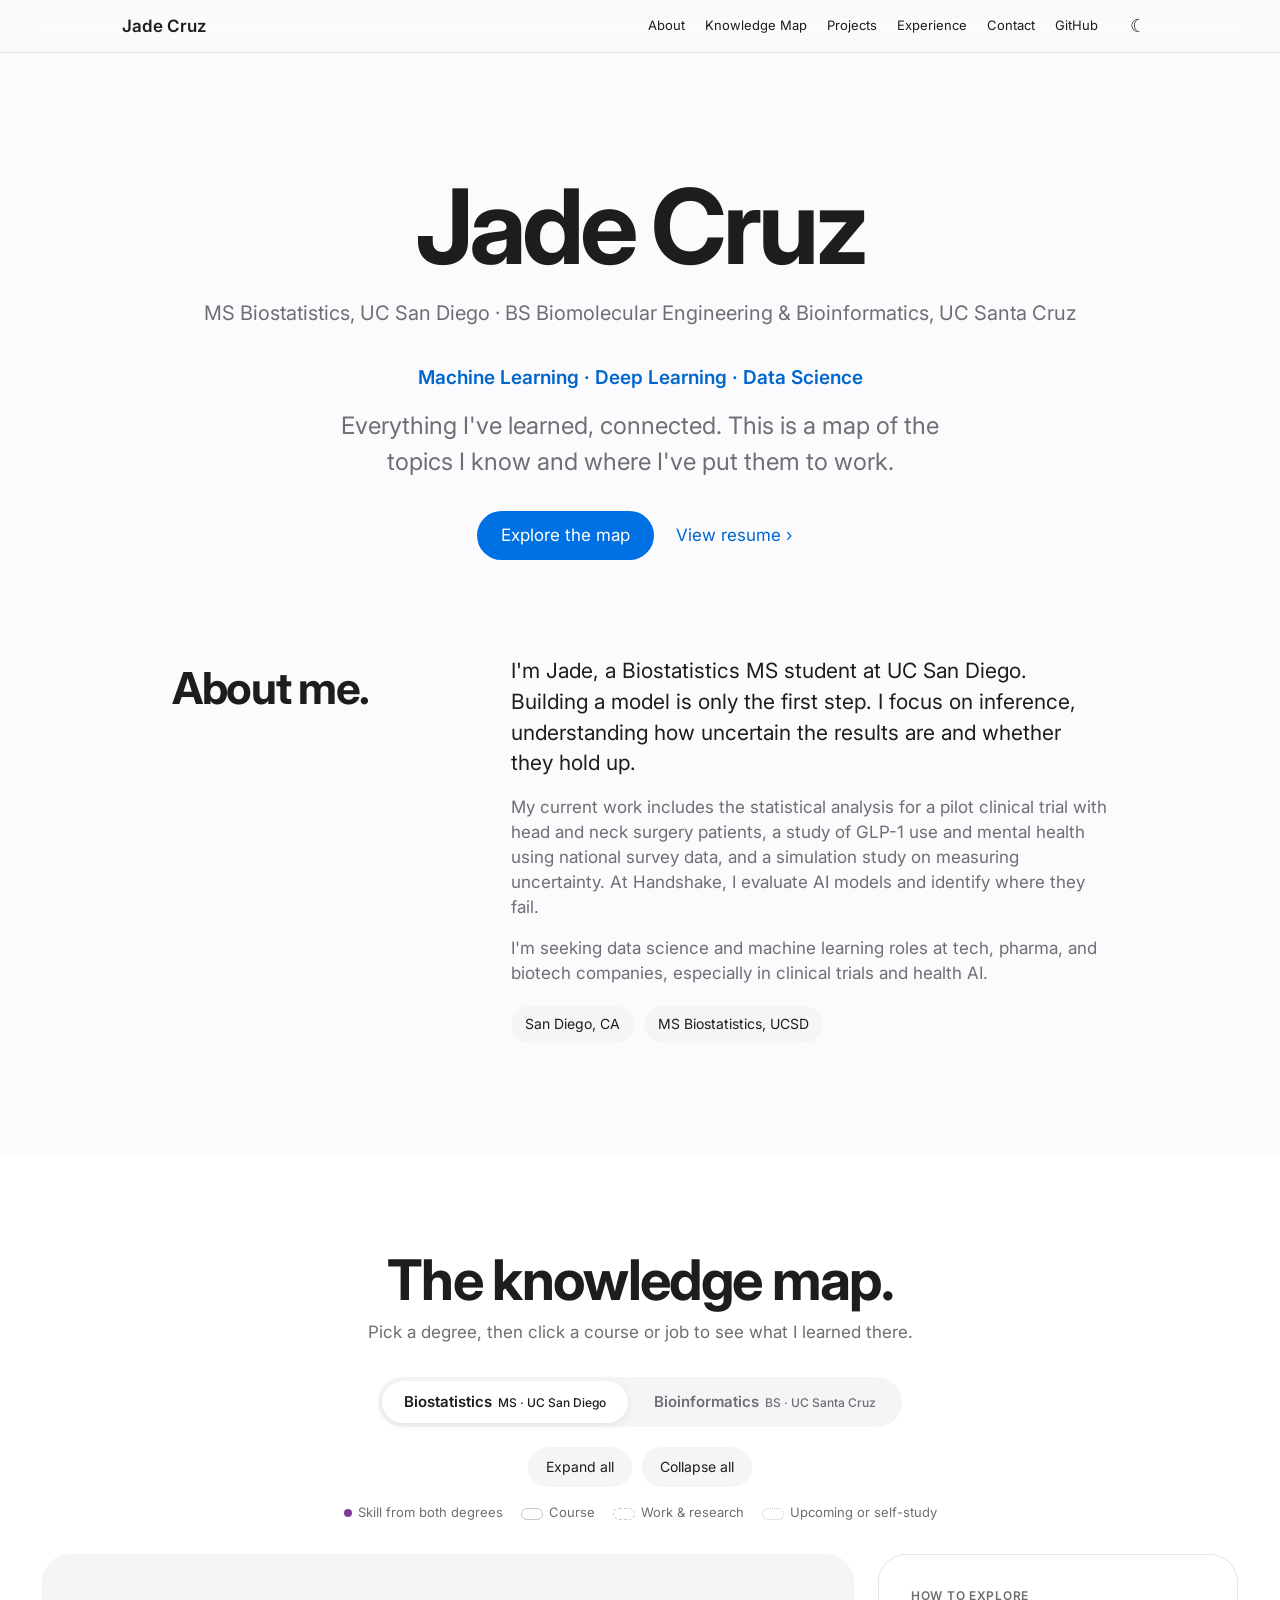
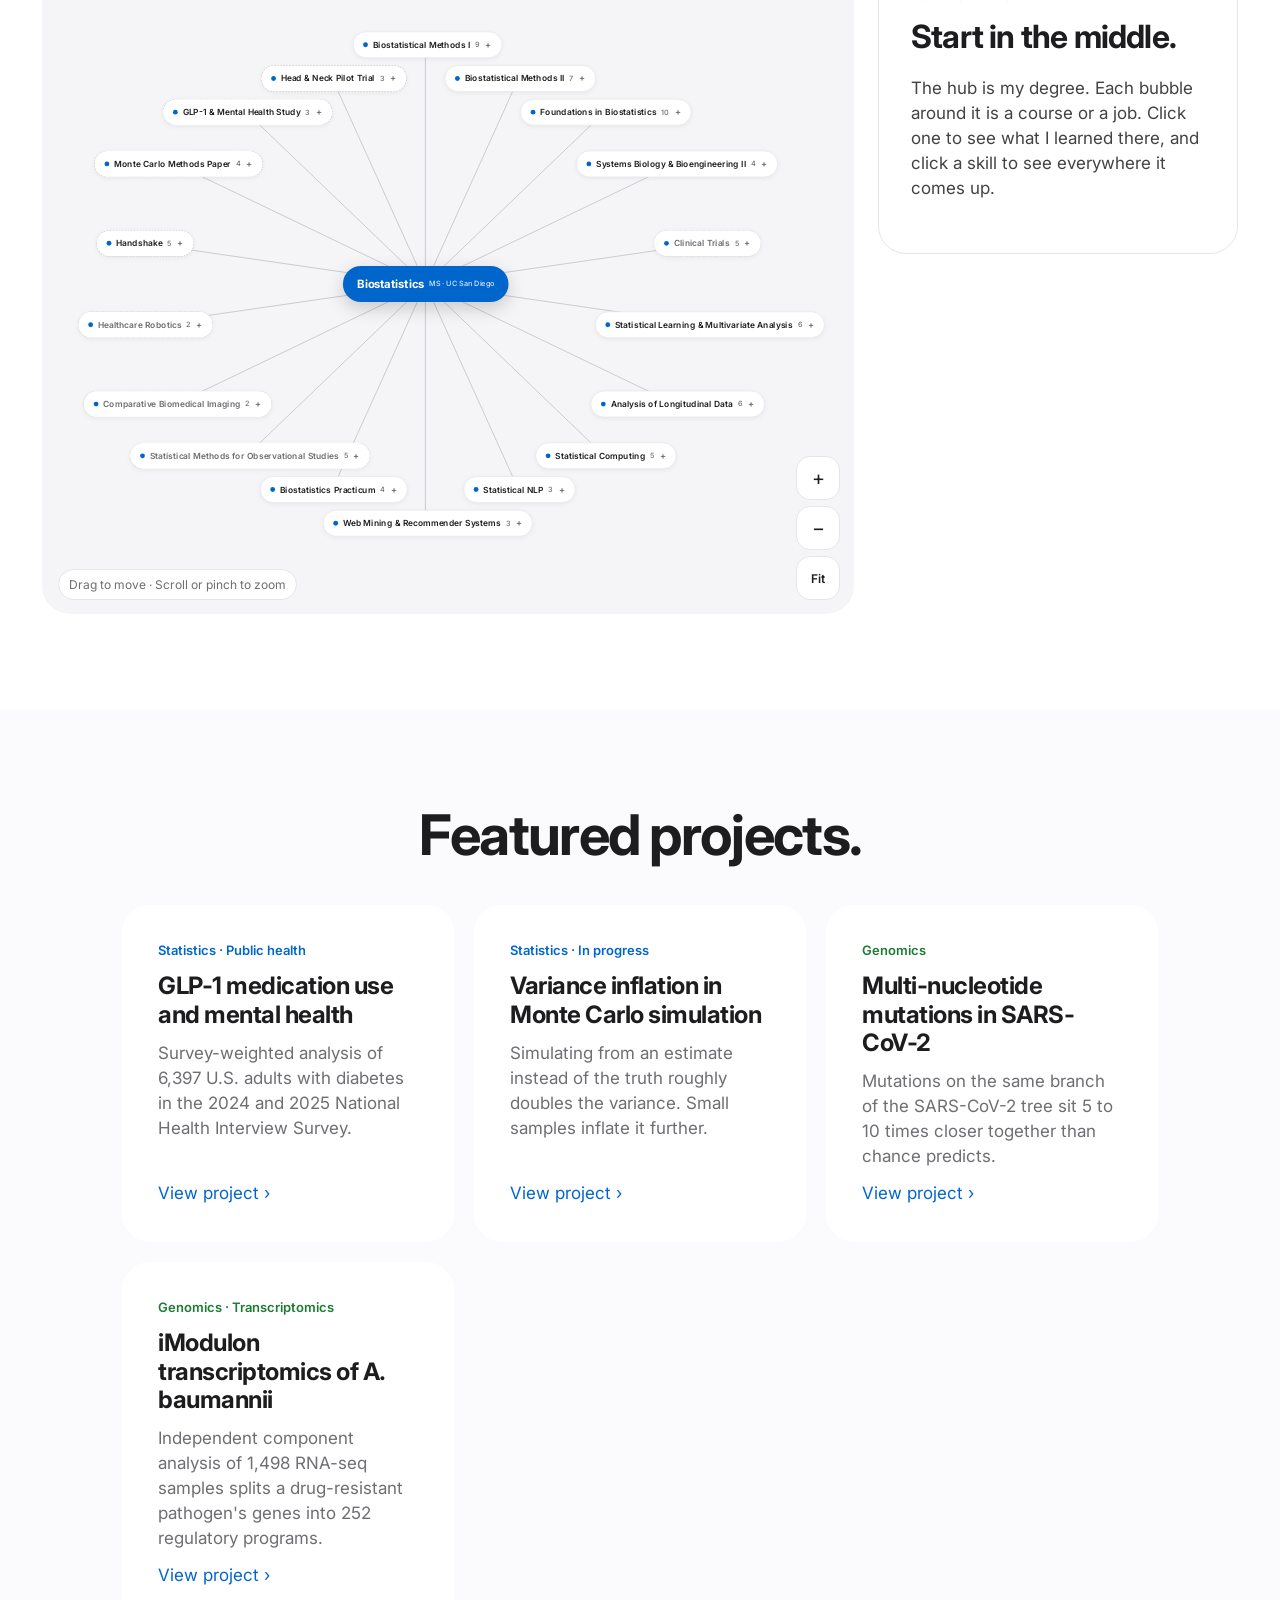
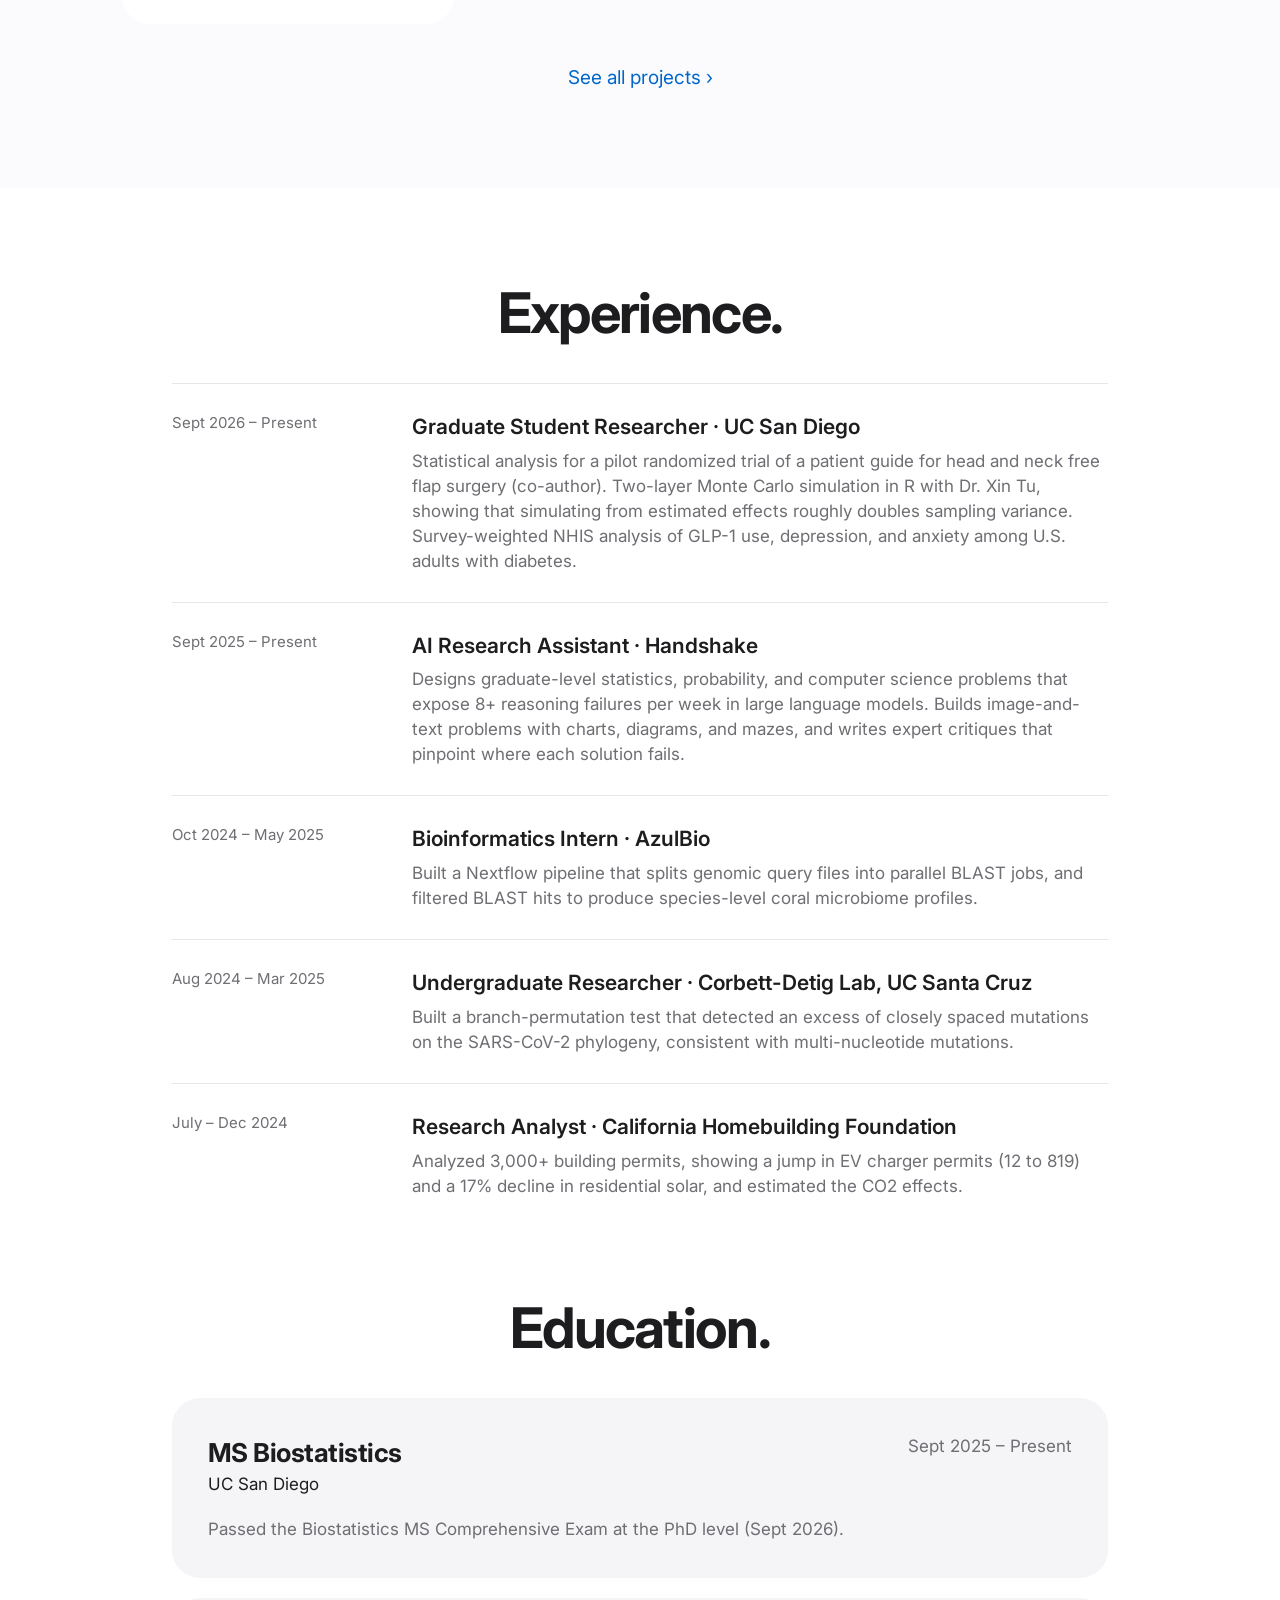
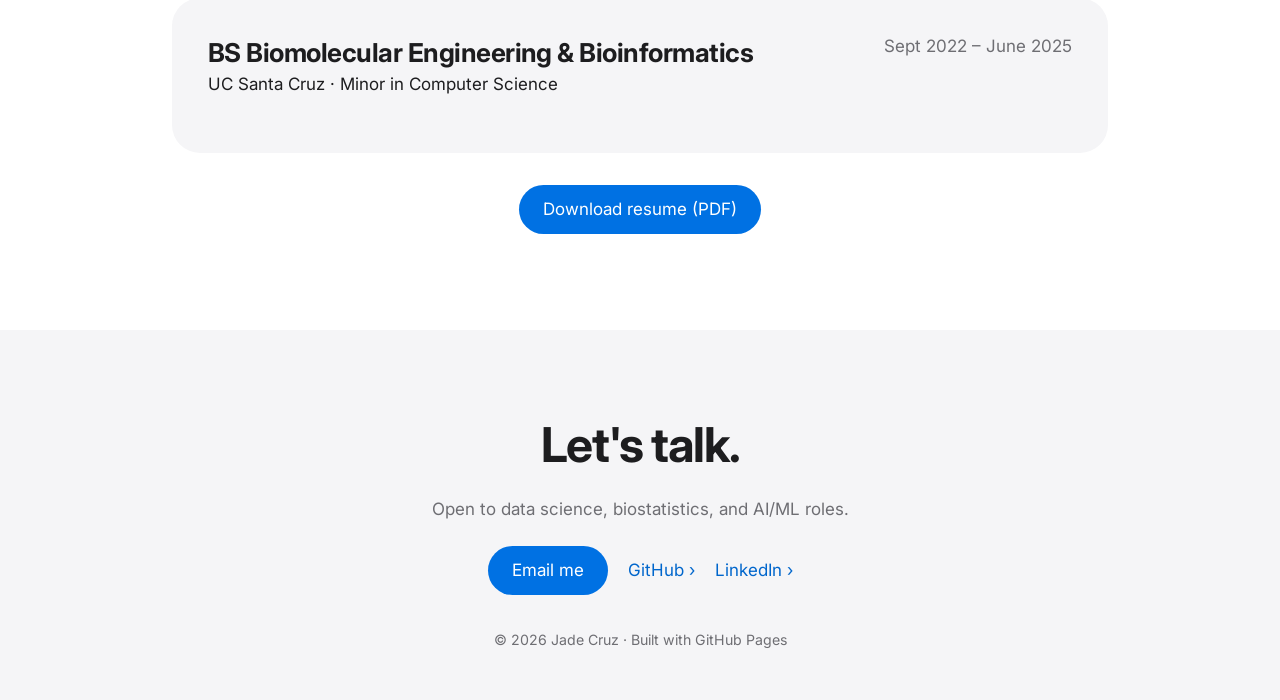
<file: index.html>
<!DOCTYPE html>
<html lang="en">

<!-- little summary Google shows under my name-->
<head>
  <meta charset="utf-8">
  <meta name="viewport" content="width=device-width, initial-scale=1">
  <title>Jade Cruz</title>
  <meta name="description" content="Jade Cruz: Biostatistics MS student at UC San Diego.">

  <!-- Link preview (what shows when you paste your link in LinkedIn).
       Later: save the preview image as og-image.png in this folder. -->
  <meta property="og:title" content="Jade Cruz">
  <meta property="og:description" content="Machine Learning · Deep Learning · Data Science. Everything I've learned, connected.">
  <meta property="og:image" content="https://jcruz62.github.io/og-image.png">

  <link rel="stylesheet" href="https://fonts.googleapis.com/css2?family=Inter:wght@400;600;700&display=swap">
  <link rel="stylesheet" href="css/style.css">
  <link rel="stylesheet" href="css/map.css">
</head>

<body>

  <!-- ===== TOP NAVIGATION BAR ===== -->
  <nav class="nav">
    <div class="container">
      <a class="name" href="index.html">Jade Cruz</a>
      <div class="links">
        <a href="#about">About</a>
        <a href="#map">Knowledge Map</a>
        <a href="projects.html">Projects</a>
        <a href="#experience">Experience</a>
        <a href="#contact">Contact</a>
        <a href="https://github.com/jcruz62">GitHub</a>
        <button id="theme-button" aria-label="Switch dark mode">☾</button>
      </div>
    </div>
  </nav>


  <!-- ===== HERO: the first thing people see ===== -->
  <header class="hero">
    <h1>Jade Cruz</h1>
    <p class="education">MS Biostatistics, UC San Diego · BS Biomolecular Engineering & Bioinformatics, UC Santa Cruz</p>
    <p class="topics">Machine Learning · Deep Learning · Data Science</p>
    <p class="intro">Everything I've learned, connected. This is a map of the topics I know and where I've put them to work.</p>
    <div class="row centered">
      <a class="button" href="#map">Explore the map</a>
      <a href="[RESUME PDF LINK]" style="padding: 12px;">View resume ›</a>
    </div>
  </header>


  <!-- ===== ABOUT ===== -->
  <section id="about">
    <div class="container narrow about">
      <h2>About me.</h2>
      <div>
        <p class="big">I'm Jade, a Biostatistics MS student at UC San Diego. Building a model is only the first step. I focus on inference, understanding how uncertain the results are and whether they hold up.</p>
        <p class="grey" style="margin-bottom: 16px;">My current work includes the statistical analysis for a pilot clinical trial with head and neck surgery patients, a study of GLP-1 use and mental health using national survey data, and a simulation study on measuring uncertainty. At Handshake, I evaluate AI models and identify where they fail.</p>
        <p class="grey">I'm seeking data science and machine learning roles at tech, pharma, and biotech companies, especially in clinical trials and health AI.</p>
        <div class="row">
          <span class="pill">San Diego, CA</span>
          <span class="pill">MS Biostatistics, UCSD</span>
         <!--- <span class="pill blue">Available [MONTH YEAR]</span> --->
        </div>
      </div>
    </div>
  </section>


  <!-- ===== KNOWLEDGE MAP =====
       The bubbles are drawn by js/map.js.
       To add courses or skills, edit PART 1 at the top of that file. -->
  <section id="map" class="section white">
    <h2 class="section-title" style="margin-bottom: 10px;">The knowledge map.</h2>
    <p class="grey center">Pick a degree, then click a course or job to see what I learned there.</p>

    <!-- The two tabs. data-tab must match a degree name in map.js -->
    <div class="map-tabs" role="tablist" aria-label="Degree">
      <button type="button" role="tab" class="map-tab" data-tab="biostat" aria-selected="true">Biostatistics<small>MS · UC San Diego</small></button>
      <button type="button" role="tab" class="map-tab" data-tab="bioinfo" aria-selected="false">Bioinformatics<small>BS · UC Santa Cruz</small></button>
    </div>

    <div class="row centered" style="margin-top: 20px;">
      <button type="button" class="chip" id="map-expand-all">Expand all</button>
      <button type="button" class="chip" id="map-collapse-all">Collapse all</button>
    </div>

    <div class="map-legend" aria-hidden="true">
      <span><span class="dot" style="background:var(--purple)"></span>Skill from both degrees</span>
      <span><span class="swatch"></span>Course</span>
      <span><span class="swatch dashed"></span>Work &amp; research</span>
      <span><span class="swatch dotted"></span>Upcoming or self-study</span>
    </div>

    <div class="map-area">
      <!-- The map itself: everything inside #map-world moves and zooms together -->
      <div id="map-box" aria-label="Knowledge map. Drag to move, scroll or pinch to zoom.">
        <div id="map-world">
          <svg id="map-lines" width="1" height="1" aria-hidden="true"></svg>
        </div>
        <div class="map-zoom">
          <button type="button" id="map-zoom-in" aria-label="Zoom in">+</button>
          <button type="button" id="map-zoom-out" aria-label="Zoom out">−</button>
          <button type="button" id="map-zoom-fit" class="fit" aria-label="Fit map to view">Fit</button>
        </div>
        <span class="map-hint">Drag to move · Scroll or pinch to zoom</span>
      </div>

      <!-- The side panel. map.js fills this in. -->
      <aside class="info-panel" id="map-panel" aria-live="polite"></aside>
    </div>
  </section>


  <!-- ===== FEATURED PROJECTS =====
       Each card is an <article>. Copy one to add another. -->
  <section id="projects" class="section">
    <div class="container">
      <h2 class="section-title">Featured projects.</h2>
      <div class="card-grid">

        <article class="card" data-category="stats">
          <p class="kind stats">Statistics · Public health</p>
          <h3>GLP-1 medication use and mental health</h3>
          <p>Survey-weighted analysis of 6,397 U.S. adults with diabetes in the 2024 and 2025 National Health Interview Survey.</p>
          <a class="more" href="projects/glp1-nhis.html">View project ›</a>
        </article>
        <article class="card" data-category="stats">
          <p class="kind stats">Statistics · In progress</p>
          <h3>Variance inflation in Monte Carlo simulation</h3>
          <p>Simulating from an estimate instead of the truth roughly doubles the variance. Small samples inflate it further.</p>
          <a class="more" href="projects/monte-carlo.html">View project ›</a>
        </article>
        <article class="card" data-category="bio">
          <p class="kind bio">Genomics</p>
          <h3>Multi-nucleotide mutations in SARS-CoV-2</h3>
          <p>Mutations on the same branch of the SARS-CoV-2 tree sit 5 to 10 times closer together than chance predicts.</p>
          <a class="more" href="projects/sars-cov-2.html">View project ›</a>
        </article>
        <article class="card" data-category="bio">
          <p class="kind bio">Genomics · Transcriptomics</p>
          <h3>iModulon transcriptomics of A. baumannii</h3>
          <p>Independent component analysis of 1,498 RNA-seq samples splits a drug-resistant pathogen's genes into 252 regulatory programs.</p>
          <a class="more" href="projects/imodulon.html">View project ›</a>
        </article>

      </div>
      <p class="center" style="margin-top: 40px; font-size: 19px;"><a href="projects.html">See all projects ›</a></p>
    </div>
  </section>


  <!-- ===== EXPERIENCE ===== -->
  <section id="experience" class="section white">
    <div class="container narrow">
      <h2 class="section-title">Experience.</h2>

      <div class="job">
        <p class="when">Sept 2026 – Present</p>
        <div>
          <h3>Graduate Student Researcher · UC San Diego</h3>
          <p>Statistical analysis for a pilot randomized trial of a patient guide for head and neck free flap surgery (co-author). Two-layer Monte Carlo simulation in R with Dr. Xin Tu, showing that simulating from estimated effects roughly doubles sampling variance. Survey-weighted NHIS analysis of GLP-1 use, depression, and anxiety among U.S. adults with diabetes.</p>
        </div>
      </div>

      <div class="job">
        <p class="when">Sept 2025 – Present</p>
        <div>
          <h3>AI Research Assistant · Handshake</h3>
          <p>Designs graduate-level statistics, probability, and computer science problems that expose 8+ reasoning failures per week in large language models. Builds image-and-text problems with charts, diagrams, and mazes, and writes expert critiques that pinpoint where each solution fails.</p>
        </div>
      </div>

      <div class="job">
        <p class="when">Oct 2024 – May 2025</p>
        <div>
          <h3>Bioinformatics Intern · AzulBio</h3>
          <p>Built a Nextflow pipeline that splits genomic query files into parallel BLAST jobs, and filtered BLAST hits to produce species-level coral microbiome profiles.</p>
        </div>
      </div>

      <div class="job">
        <p class="when">Aug 2024 – Mar 2025</p>
        <div>
          <h3>Undergraduate Researcher · Corbett-Detig Lab, UC Santa Cruz</h3>
          <p>Built a branch-permutation test that detected an excess of closely spaced mutations on the SARS-CoV-2 phylogeny, consistent with multi-nucleotide mutations.</p>
        </div>
      </div>

      <div class="job">
        <p class="when">July – Dec 2024</p>
        <div>
          <h3>Research Analyst · California Homebuilding Foundation</h3>
          <p>Analyzed 3,000+ building permits, showing a jump in EV charger permits (12 to 819) and a 17% decline in residential solar, and estimated the CO2 effects.</p>
        </div>
      </div>


      <!-- ===== EDUCATION ===== -->
      <h2 class="section-title" id="education" style="margin-top: 72px;">Education.</h2>

      <div class="school">
        <div class="top-line">
          <div>
            <h3>MS Biostatistics</h3>
            <p>UC San Diego</p>
          </div>
          <p class="grey">Sept 2025 – Present</p>
        </div>
        <p class="grey">Passed the Biostatistics MS Comprehensive Exam at the PhD level (Sept 2026).</p>
      </div>

      <div class="school">
        <div class="top-line">
          <div>
            <h3>BS Biomolecular Engineering &amp; Bioinformatics</h3>
            <p>UC Santa Cruz · Minor in Computer Science</p>
          </div>
          <p class="grey">Sept 2022 – June 2025</p>
        </div>
      </div>

      <p class="center" style="margin-top: 32px;">
        <a class="button" href="[RESUME PDF LINK]">Download resume (PDF)</a>
      </p>
    </div>
  </section>


  <!-- ===== CONTACT ===== -->
  <footer id="contact" class="footer">
    <h2>Let's talk.</h2>
    <p class="grey">Open to data science, biostatistics, and AI/ML roles.</p>
    <div class="row centered">
      <a class="button" href="mailto:[YOUR EMAIL]">Email me</a>
      <a href="https://github.com/jcruz62">GitHub ›</a>
      <a href="https://www.linkedin.com/in/jadec092">LinkedIn ›</a>
    </div>
    <small>© 2026 Jade Cruz · Built with GitHub Pages</small>
  </footer>


  <!-- JavaScript files go at the very end, after the content exists. -->
  <script src="js/theme.js"></script>
  <script src="js/map.js"></script>
</body>
</html>
</file>
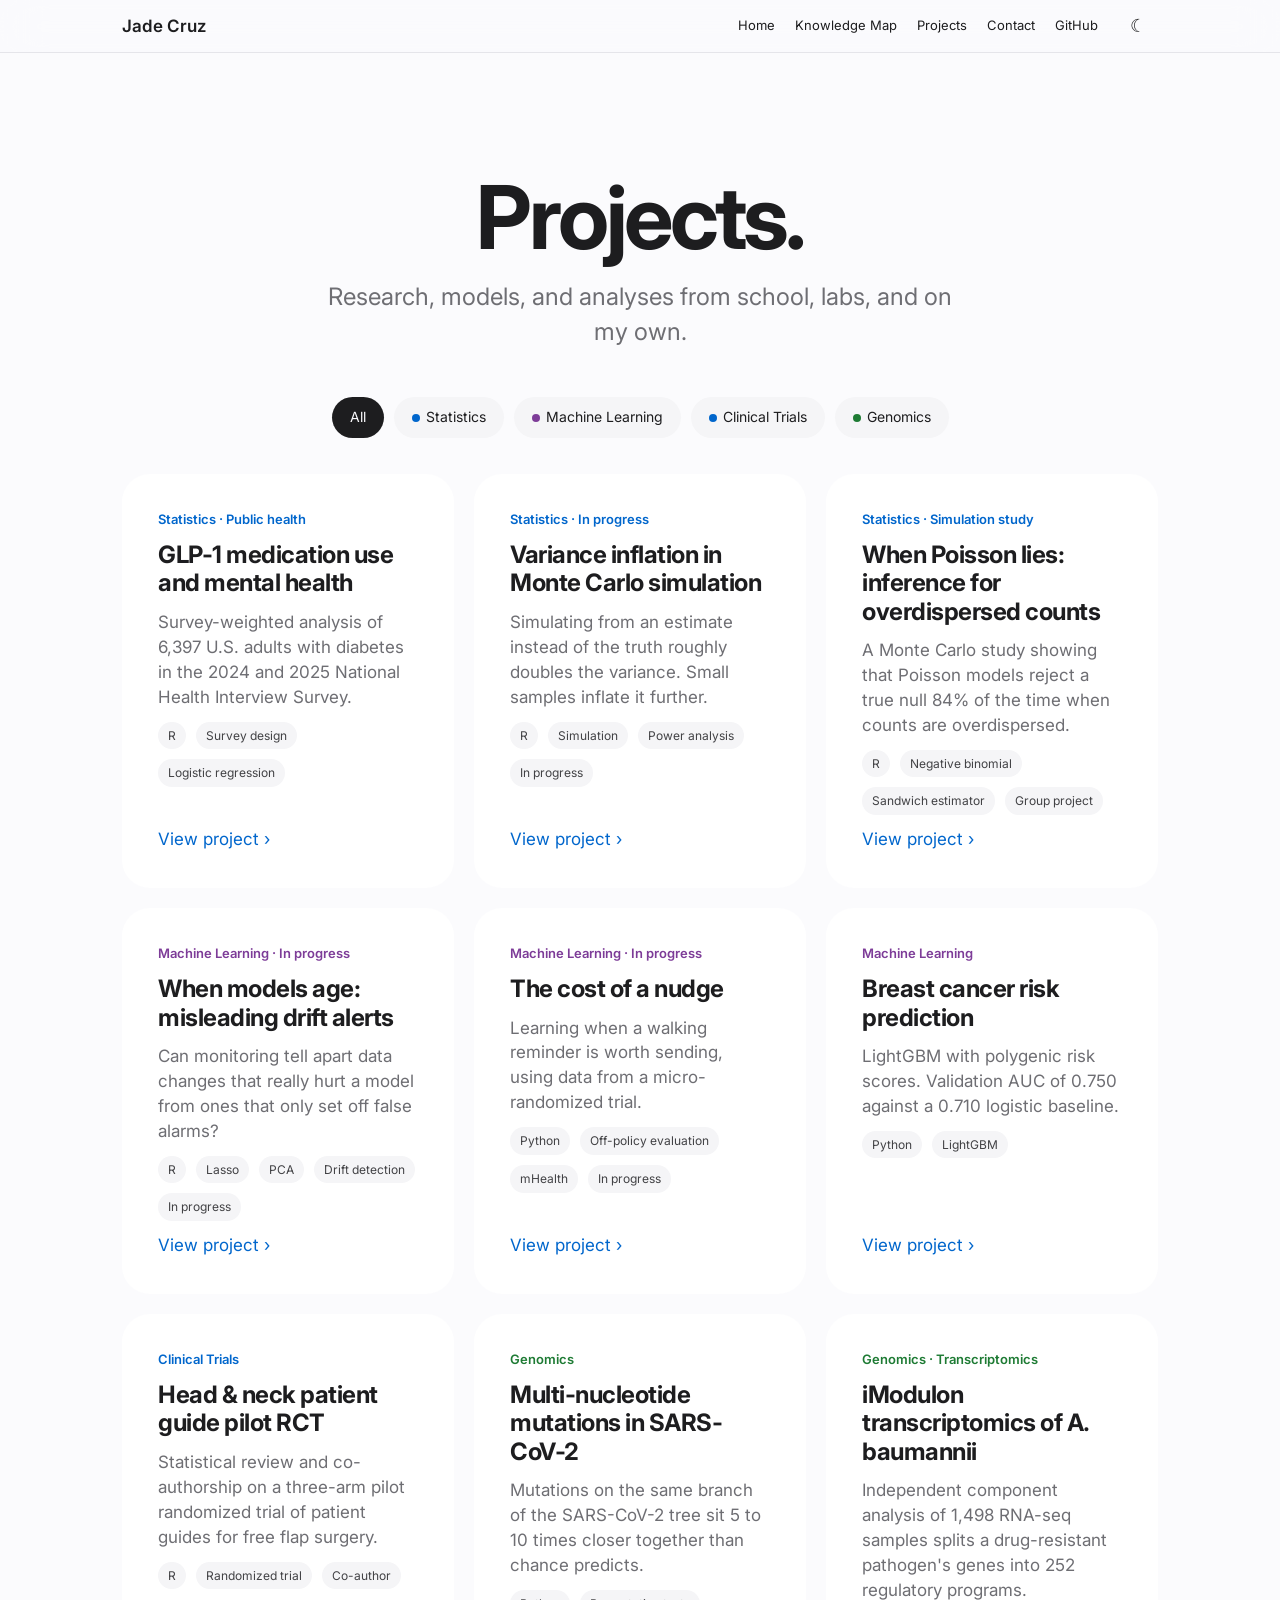
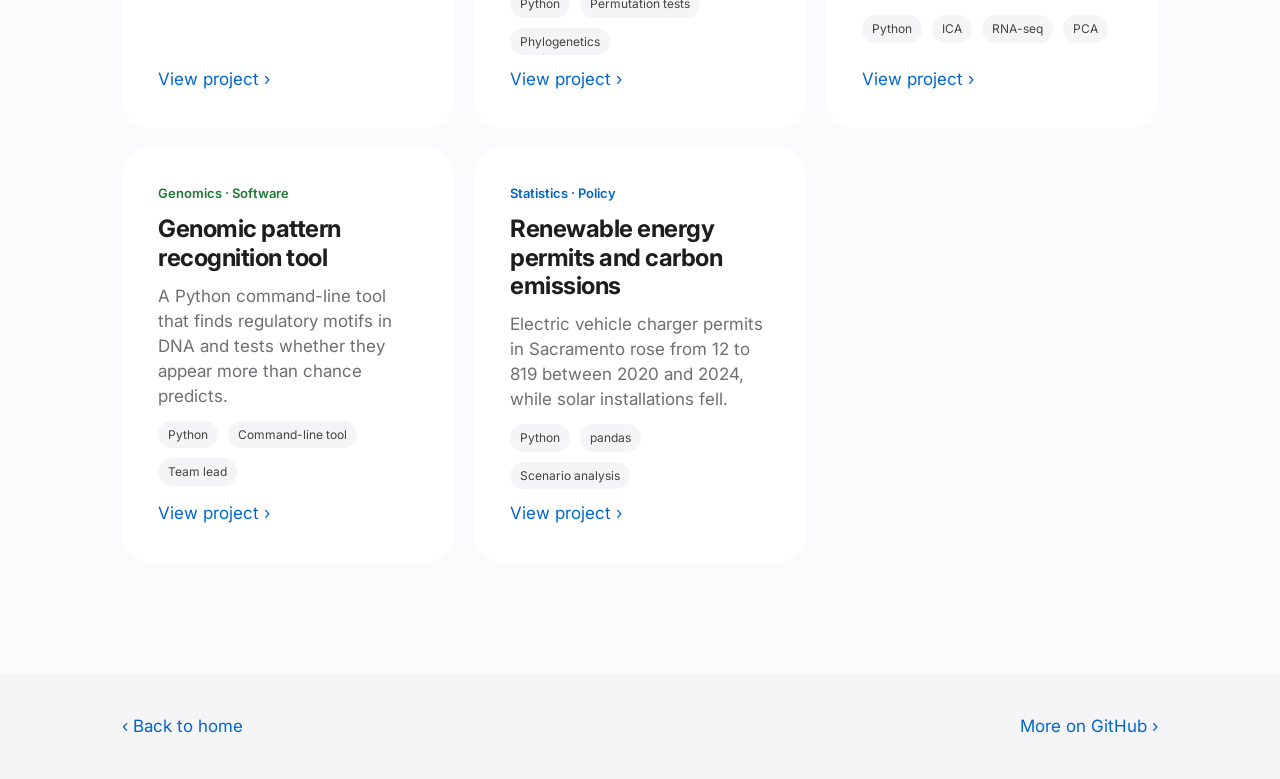
<file: projects.html>
<!DOCTYPE html>
<html lang="en">

<!-- ===========================================================
     projects.html  —  the page with ALL your projects
     Each card has data-category="..." so the filter buttons
     (js/filter.js) know which group it belongs to.
     =========================================================== -->

<head>
  <meta charset="utf-8">
  <meta name="viewport" content="width=device-width, initial-scale=1">
  <title>Projects · Jade Cruz</title>
  <link rel="stylesheet" href="https://fonts.googleapis.com/css2?family=Inter:wght@400;600;700&display=swap">
  <link rel="stylesheet" href="css/style.css">
</head>

<body>

  <nav class="nav">
    <div class="container">
      <a class="name" href="index.html">Jade Cruz</a>
      <div class="links">
        <a href="index.html">Home</a>
        <a href="index.html#map">Knowledge Map</a>
        <a href="projects.html">Projects</a>
        <a href="index.html#contact">Contact</a>
        <a href="https://github.com/jcruz62">GitHub</a>
        <button id="theme-button" aria-label="Switch dark mode">☾</button>
      </div>
    </div>
  </nav>

  <header class="hero" style="padding-bottom: 48px;">
    <h1 style="font-size: clamp(48px, 8vw, 88px);">Projects.</h1>
    <p class="intro" style="margin-bottom: 0;">Research, models, and analyses from school, labs, and on my own.</p>
  </header>

  <section class="container" style="padding-bottom: 112px;">

    <!-- Filter buttons -->
    <div class="row centered" style="margin-bottom: 36px;">
      <button class="chip active" data-show="all">All</button>
      <button class="chip" data-show="stats"><span class="dot" style="background:var(--blue)"></span>Statistics</button>
      <button class="chip" data-show="ml"><span class="dot" style="background:var(--purple)"></span>Machine Learning</button>
      <button class="chip" data-show="trials"><span class="dot" style="background:var(--blue)"></span>Clinical Trials</button>
      <button class="chip" data-show="bio"><span class="dot" style="background:var(--green)"></span>Genomics</button>
    </div>

    <div class="card-grid">

        <article class="card" data-category="stats">
          <p class="kind stats">Statistics · Public health</p>
          <h3>GLP-1 medication use and mental health</h3>
          <p>Survey-weighted analysis of 6,397 U.S. adults with diabetes in the 2024 and 2025 National Health Interview Survey.</p>
          <div class="row"><span class="tag">R</span><span class="tag">Survey design</span><span class="tag">Logistic regression</span></div>
          <a class="more" href="projects/glp1-nhis.html">View project ›</a>
        </article>
        <article class="card" data-category="stats">
          <p class="kind stats">Statistics · In progress</p>
          <h3>Variance inflation in Monte Carlo simulation</h3>
          <p>Simulating from an estimate instead of the truth roughly doubles the variance. Small samples inflate it further.</p>
          <div class="row"><span class="tag">R</span><span class="tag">Simulation</span><span class="tag">Power analysis</span><span class="tag">In progress</span></div>
          <a class="more" href="projects/monte-carlo.html">View project ›</a>
        </article>
        <article class="card" data-category="stats">
          <p class="kind stats">Statistics · Simulation study</p>
          <h3>When Poisson lies: inference for overdispersed counts</h3>
          <p>A Monte Carlo study showing that Poisson models reject a true null 84% of the time when counts are overdispersed.</p>
          <div class="row"><span class="tag">R</span><span class="tag">Negative binomial</span><span class="tag">Sandwich estimator</span><span class="tag">Group project</span></div>
          <a class="more" href="projects/poisson-overdispersion.html">View project ›</a>
        </article>
        <article class="card" data-category="ml">
          <p class="kind ml">Machine Learning · In progress</p>
          <h3>When models age: misleading drift alerts</h3>
          <p>Can monitoring tell apart data changes that really hurt a model from ones that only set off false alarms?</p>
          <div class="row"><span class="tag">R</span><span class="tag">Lasso</span><span class="tag">PCA</span><span class="tag">Drift detection</span><span class="tag">In progress</span></div>
          <a class="more" href="projects/when-models-age.html">View project ›</a>
        </article>
        <article class="card" data-category="ml">
          <p class="kind ml">Machine Learning · In progress</p>
          <h3>The cost of a nudge</h3>
          <p>Learning when a walking reminder is worth sending, using data from a micro-randomized trial.</p>
          <div class="row"><span class="tag">Python</span><span class="tag">Off-policy evaluation</span><span class="tag">mHealth</span><span class="tag">In progress</span></div>
          <a class="more" href="projects/cost-of-a-nudge.html">View project ›</a>
        </article>
        <article class="card" data-category="ml">
          <p class="kind ml">Machine Learning</p>
          <h3>Breast cancer risk prediction</h3>
          <p>LightGBM with polygenic risk scores. Validation AUC of 0.750 against a 0.710 logistic baseline.</p>
          <div class="row"><span class="tag">Python</span><span class="tag">LightGBM</span></div>
          <a class="more" href="projects/breast-cancer.html">View project ›</a>
        </article>
        <article class="card" data-category="trials">
          <p class="kind trials">Clinical Trials</p>
          <h3>Head &amp; neck patient guide pilot RCT</h3>
          <p>Statistical review and co-authorship on a three-arm pilot randomized trial of patient guides for free flap surgery.</p>
          <div class="row"><span class="tag">R</span><span class="tag">Randomized trial</span><span class="tag">Co-author</span></div>
          <a class="more" href="projects/head-neck-rct.html">View project ›</a>
        </article>
        <article class="card" data-category="bio">
          <p class="kind bio">Genomics</p>
          <h3>Multi-nucleotide mutations in SARS-CoV-2</h3>
          <p>Mutations on the same branch of the SARS-CoV-2 tree sit 5 to 10 times closer together than chance predicts.</p>
          <div class="row"><span class="tag">Python</span><span class="tag">Permutation tests</span><span class="tag">Phylogenetics</span></div>
          <a class="more" href="projects/sars-cov-2.html">View project ›</a>
        </article>
        <article class="card" data-category="bio">
          <p class="kind bio">Genomics · Transcriptomics</p>
          <h3>iModulon transcriptomics of A. baumannii</h3>
          <p>Independent component analysis of 1,498 RNA-seq samples splits a drug-resistant pathogen's genes into 252 regulatory programs.</p>
          <div class="row"><span class="tag">Python</span><span class="tag">ICA</span><span class="tag">RNA-seq</span><span class="tag">PCA</span></div>
          <a class="more" href="projects/imodulon.html">View project ›</a>
        </article>
        <article class="card" data-category="bio">
          <p class="kind bio">Genomics · Software</p>
          <h3>Genomic pattern recognition tool</h3>
          <p>A Python command-line tool that finds regulatory motifs in DNA and tests whether they appear more than chance predicts.</p>
          <div class="row"><span class="tag">Python</span><span class="tag">Command-line tool</span><span class="tag">Team lead</span></div>
          <a class="more" href="projects/motif-finder.html">View project ›</a>
        </article>
        <article class="card" data-category="stats">
          <p class="kind stats">Statistics · Policy</p>
          <h3>Renewable energy permits and carbon emissions</h3>
          <p>Electric vehicle charger permits in Sacramento rose from 12 to 819 between 2020 and 2024, while solar installations fell.</p>
          <div class="row"><span class="tag">Python</span><span class="tag">pandas</span><span class="tag">Scenario analysis</span></div>
          <a class="more" href="projects/renewable-permits.html">View project ›</a>
        </article>

    </div>
  </section>

  <div class="bottom-links">
    <div class="container">
      <a href="index.html">‹ Back to home</a>
      <a href="https://github.com/jcruz62">More on GitHub ›</a>
    </div>
  </div>

  <script src="js/theme.js"></script>
  <script src="js/filter.js"></script>
</body>
</html>
</file>
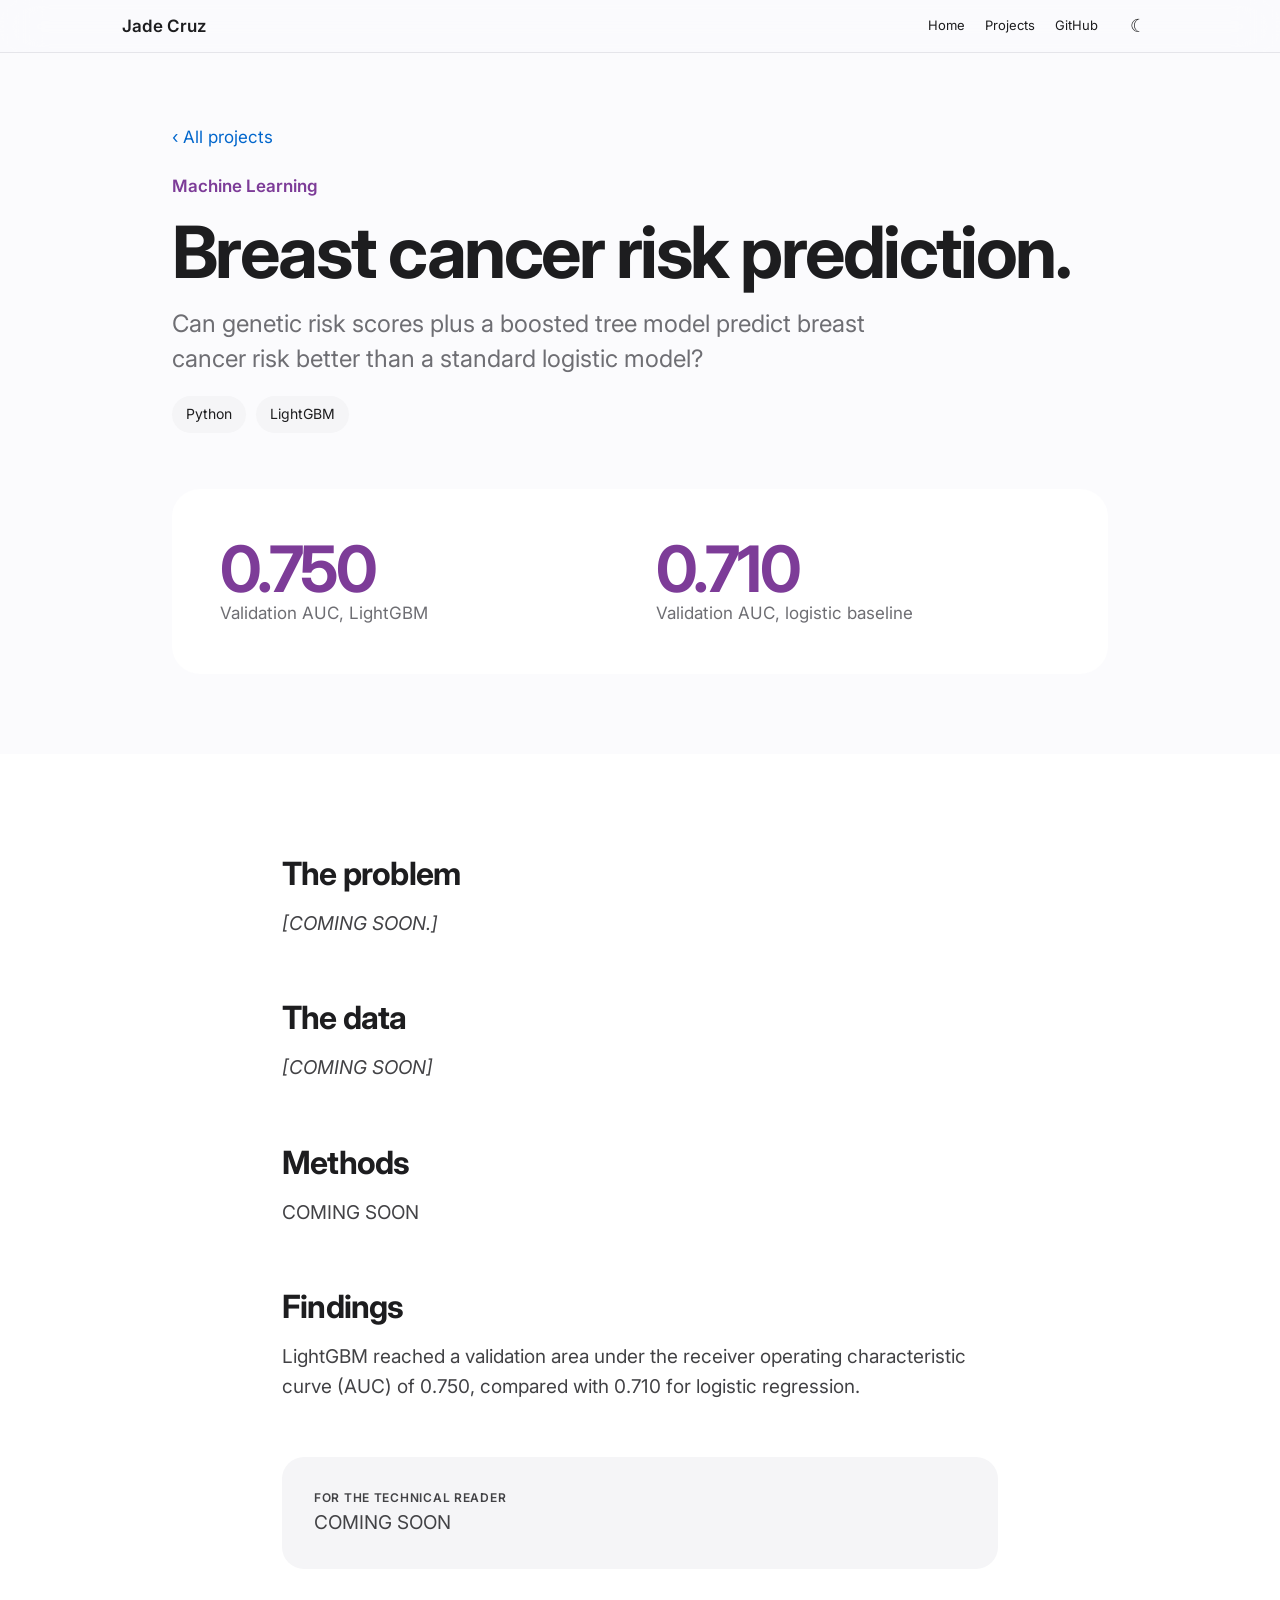
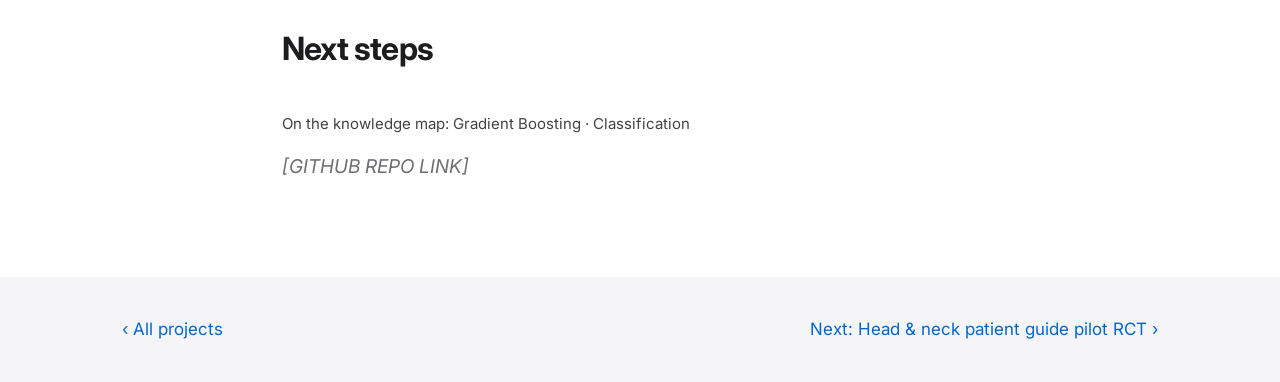
<file: projects/breast-cancer.html>
<!DOCTYPE html>
<html lang="en">

<!-- ===========================================================
     A PROJECT PAGE. Every project page has the same layout.
     To make a new one: copy this file, rename it, and change the text.
     "../" in links means "go up one folder", because this file
     lives inside the projects/ folder.
     =========================================================== -->

<head>
  <meta charset="utf-8">
  <meta name="viewport" content="width=device-width, initial-scale=1">
  <title>Breast cancer risk prediction · Jade Cruz</title>
  <link rel="stylesheet" href="https://fonts.googleapis.com/css2?family=Inter:wght@400;600;700&display=swap">
  <link rel="stylesheet" href="../css/style.css">
</head>

<body>

  <nav class="nav">
    <div class="container">
      <a class="name" href="../index.html">Jade Cruz</a>
      <div class="links">
        <a href="../index.html">Home</a>
        <a href="../projects.html">Projects</a>
        <a href="https://github.com/jcruz62">GitHub</a>
        <button id="theme-button" aria-label="Switch dark mode">☾</button>
      </div>
    </div>
  </nav>

  <!-- ===== TOP OF THE PROJECT ===== -->
  <header class="container narrow project-top">
    <a href="../projects.html">‹ All projects</a>
    <p class="kind ml" style="font-weight: 600; margin-top: 24px;">Machine Learning</p>
    <h1>Breast cancer risk prediction.</h1>
    <p class="question">Can genetic risk scores plus a boosted tree model predict breast cancer risk better than a standard logistic model?</p>
    <div class="row"><span class="pill">Python</span><span class="pill">LightGBM</span></div>
  </header>

  <div class="container narrow">
    <!-- Key numbers. Delete this whole <div> if you don't want it. -->
    <div class="big-numbers">
      <div><b style="color:var(--purple)">0.750</b><span class="grey">Validation AUC, LightGBM</span></div>
      <div><b style="color:var(--purple)">0.710</b><span class="grey">Validation AUC, logistic baseline</span></div>
    </div>
</div>

  <!-- ===== THE WRITE-UP ===== -->
  <section class="section white">
    <div class="container writeup">

      <h2>The problem</h2>
      <p class="grey"><i>[COMING SOON.]</i></p>

      <h2>The data</h2>
      <p class="grey"><i>[COMING SOON]</i></p>

      <h2>Methods</h2>
      <p> COMING SOON</p>
      <!--- p>A machine learning pipeline used polygenic risk scores, imputed missing values, and encoded categorical variables. A LightGBM classifier was tuned with hyperparameter optimization and balanced data splits, then compared with logistic regression.</p>--->

      <h2>Findings</h2>
      <p>LightGBM reached a validation area under the receiver operating characteristic curve (AUC) of 0.750, compared with 0.710 for logistic regression.</p>

      <div class="tech-box">
        <p class="grey" style="font-size: 12px; font-weight: 600; letter-spacing: 0.06em;">FOR THE TECHNICAL READER</p>
        <p>COMING SOON</p>
        <!--- <p style="font-size: 17px; margin-top: 12px;">[VALIDATION SETUP, TUNED HYPERPARAMETERS, FEATURE IMPORTANCE.]</p> --->
      </div>

      <h2>Next steps</h2>
      <!---<p class="grey"><i>[ONE OR TWO NEXT STEPS.]</i></p>--->

      <p class="grey" style="font-size: 15px; margin-top: 40px;">On the knowledge map: Gradient Boosting · Classification</p>
      <p style="margin-top: 16px;"><span class="grey"><i>[GITHUB REPO LINK]</i></span></p>
    </div>
  </section>

  <div class="bottom-links">
    <div class="container">
      <a href="../projects.html">‹ All projects</a>
      <a href="head-neck-rct.html">Next: Head &amp; neck patient guide pilot RCT ›</a>
    </div>
  </div>

  <script src="../js/theme.js"></script>
</body>
</html>
</file>
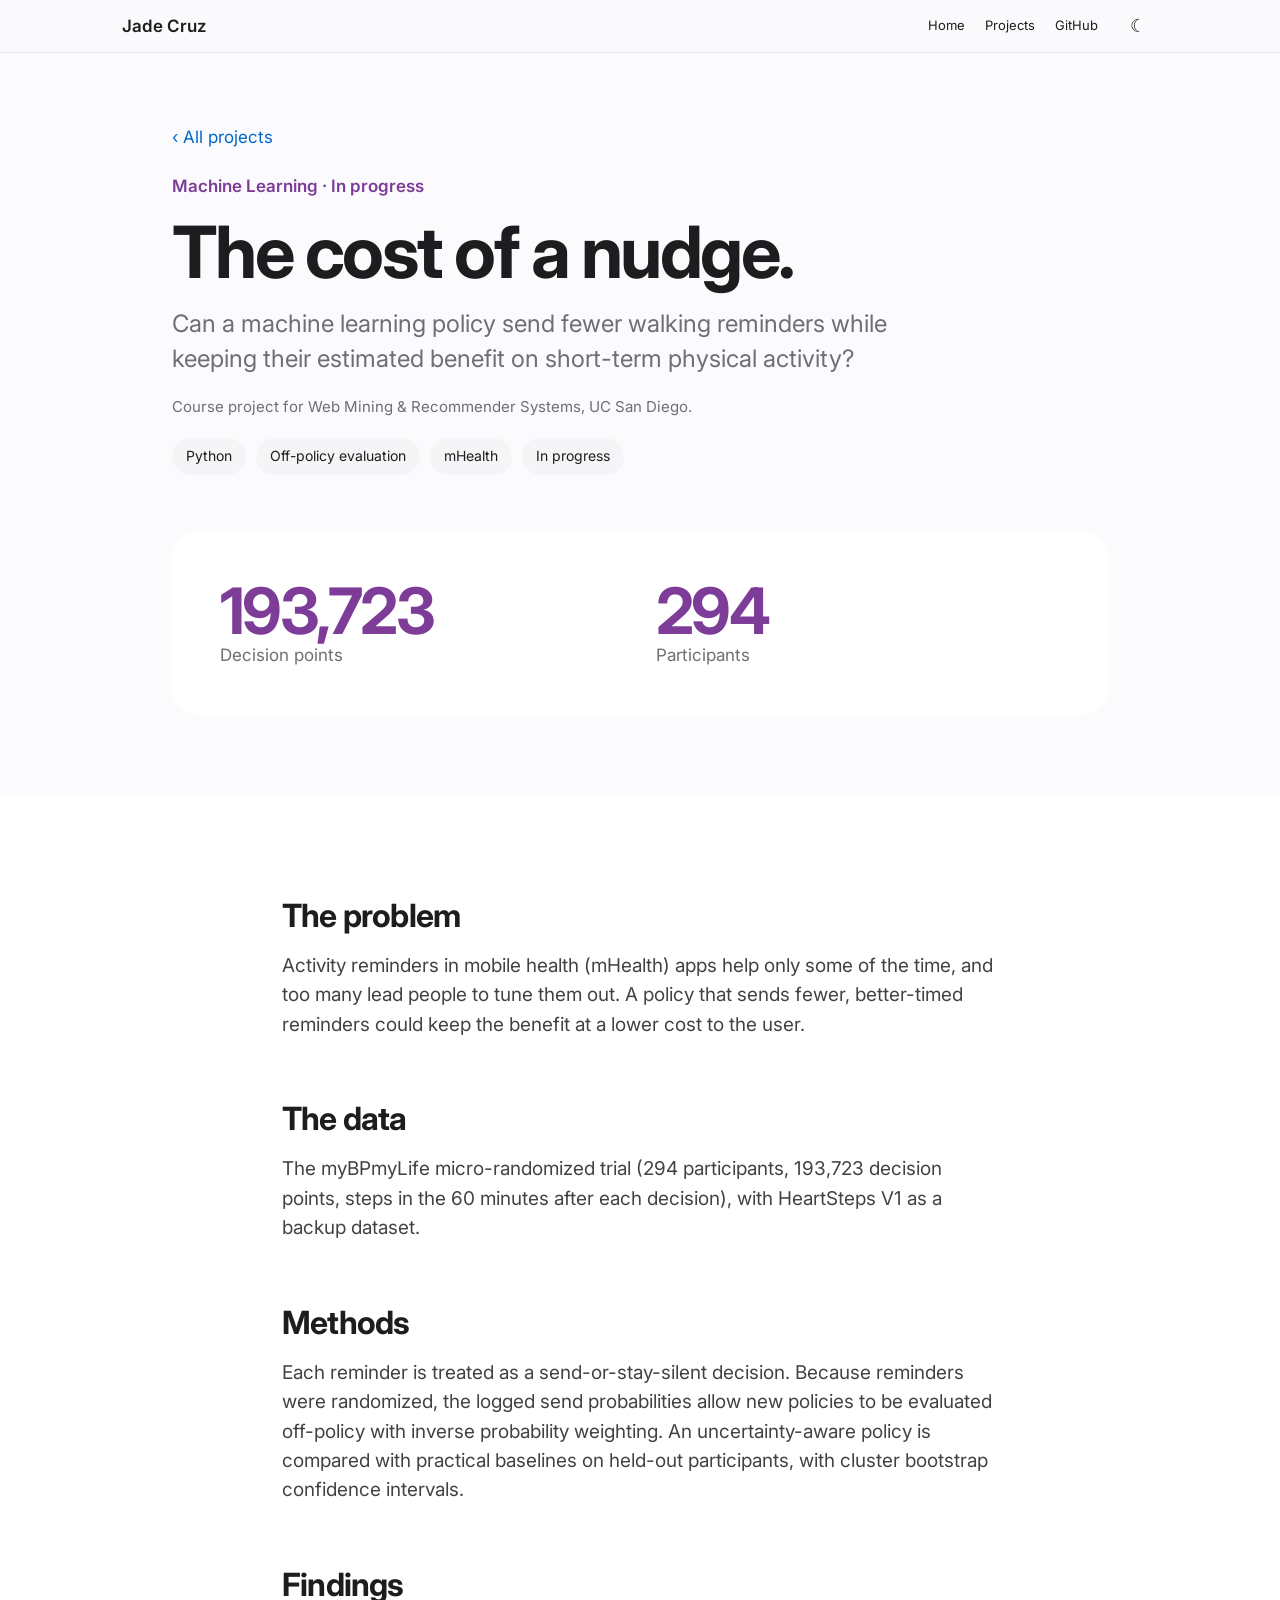
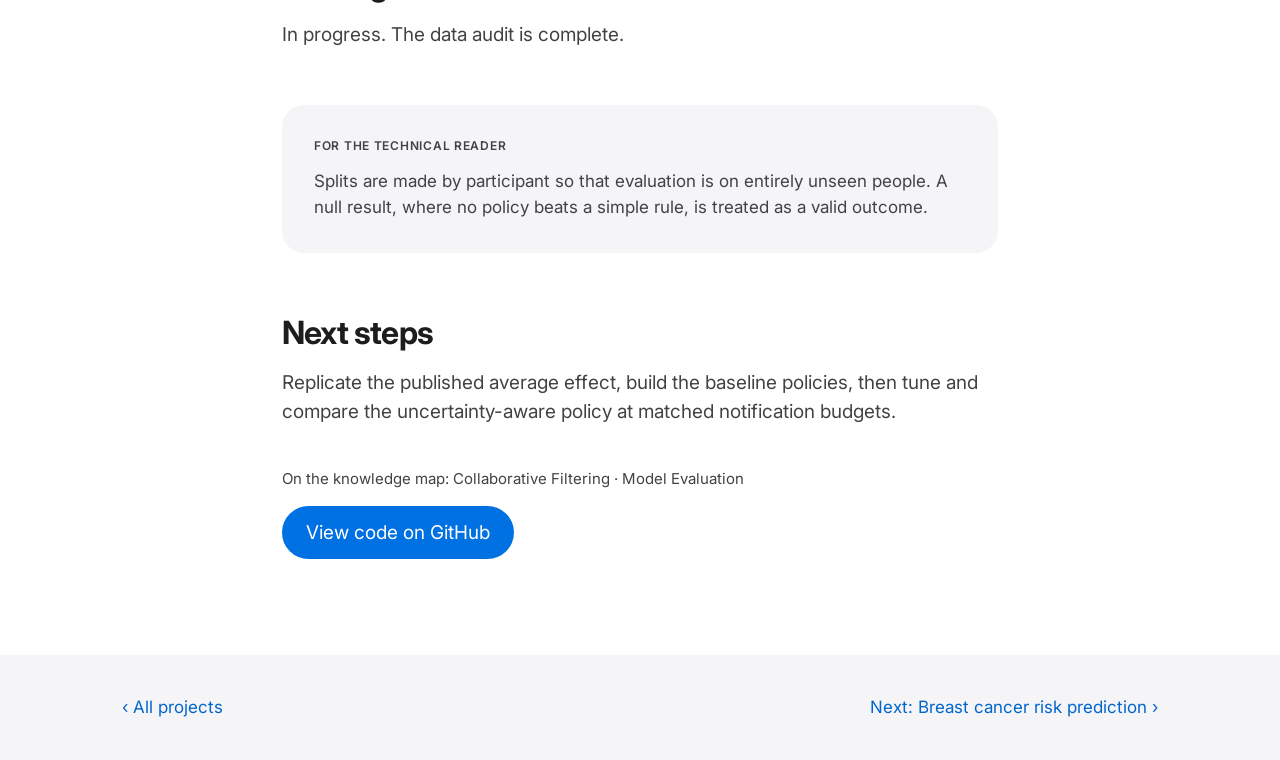
<file: projects/cost-of-a-nudge.html>
<!DOCTYPE html>
<html lang="en">

<!-- ===========================================================
     A PROJECT PAGE. Every project page has the same layout.
     To make a new one: copy this file, rename it, and change the text.
     "../" in links means "go up one folder", because this file
     lives inside the projects/ folder.
     =========================================================== -->

<head>
  <meta charset="utf-8">
  <meta name="viewport" content="width=device-width, initial-scale=1">
  <title>The cost of a nudge · Jade Cruz</title>
  <link rel="stylesheet" href="https://fonts.googleapis.com/css2?family=Inter:wght@400;600;700&display=swap">
  <link rel="stylesheet" href="../css/style.css">
</head>

<body>

  <nav class="nav">
    <div class="container">
      <a class="name" href="../index.html">Jade Cruz</a>
      <div class="links">
        <a href="../index.html">Home</a>
        <a href="../projects.html">Projects</a>
        <a href="https://github.com/jcruz62">GitHub</a>
        <button id="theme-button" aria-label="Switch dark mode">☾</button>
      </div>
    </div>
  </nav>

  <!-- ===== TOP OF THE PROJECT ===== -->
  <header class="container narrow project-top">
    <a href="../projects.html">‹ All projects</a>
    <p class="kind ml" style="font-weight: 600; margin-top: 24px;">Machine Learning · In progress</p>
    <h1>The cost of a nudge.</h1>
    <p class="question">Can a machine learning policy send fewer walking reminders while keeping their estimated benefit on short-term physical activity?</p>
    <p class="grey" style="font-size: 15px; margin-bottom: 20px;">Course project for Web Mining &amp; Recommender Systems, UC San Diego.</p>
    <div class="row"><span class="pill">Python</span><span class="pill">Off-policy evaluation</span><span class="pill">mHealth</span><span class="pill">In progress</span></div>
  </header>

  <div class="container narrow">
    <!-- Key numbers. Delete this whole <div> if you don't want it. -->
    <div class="big-numbers">
      <div><b style="color:var(--purple)">193,723</b><span class="grey">Decision points</span></div>
      <div><b style="color:var(--purple)">294</b><span class="grey">Participants</span></div>
    </div>
</div>

  <!-- ===== THE WRITE-UP ===== -->
  <section class="section white">
    <div class="container writeup">

      <h2>The problem</h2>
      <p>Activity reminders in mobile health (mHealth) apps help only some of the time, and too many lead people to tune them out. A policy that sends fewer, better-timed reminders could keep the benefit at a lower cost to the user.</p>

      <h2>The data</h2>
      <p>The myBPmyLife micro-randomized trial (294 participants, 193,723 decision points, steps in the 60 minutes after each decision), with HeartSteps V1 as a backup dataset.</p>

      <h2>Methods</h2>
      <p>Each reminder is treated as a send-or-stay-silent decision. Because reminders were randomized, the logged send probabilities allow new policies to be evaluated off-policy with inverse probability weighting. An uncertainty-aware policy is compared with practical baselines on held-out participants, with cluster bootstrap confidence intervals.</p>

      <h2>Findings</h2>
      <p>In progress. The data audit is complete.</p>

      <div class="tech-box">
        <p class="grey" style="font-size: 12px; font-weight: 600; letter-spacing: 0.06em;">FOR THE TECHNICAL READER</p>
        <p style="font-size: 17px; margin-top: 12px;">Splits are made by participant so that evaluation is on entirely unseen people. A null result, where no policy beats a simple rule, is treated as a valid outcome.</p>
      </div>

      <h2>Next steps</h2>
      <p>Replicate the published average effect, build the baseline policies, then tune and compare the uncertainty-aware policy at matched notification budgets.</p>

      <p class="grey" style="font-size: 15px; margin-top: 40px;">On the knowledge map: Collaborative Filtering · Model Evaluation</p>
      <p style="margin-top: 16px;"><a class="button" href="https://github.com/jcruz62/selective-mhealth-notifications">View code on GitHub</a></p>
    </div>
  </section>

  <div class="bottom-links">
    <div class="container">
      <a href="../projects.html">‹ All projects</a>
      <a href="breast-cancer.html">Next: Breast cancer risk prediction ›</a>
    </div>
  </div>

  <script src="../js/theme.js"></script>
</body>
</html>
</file>
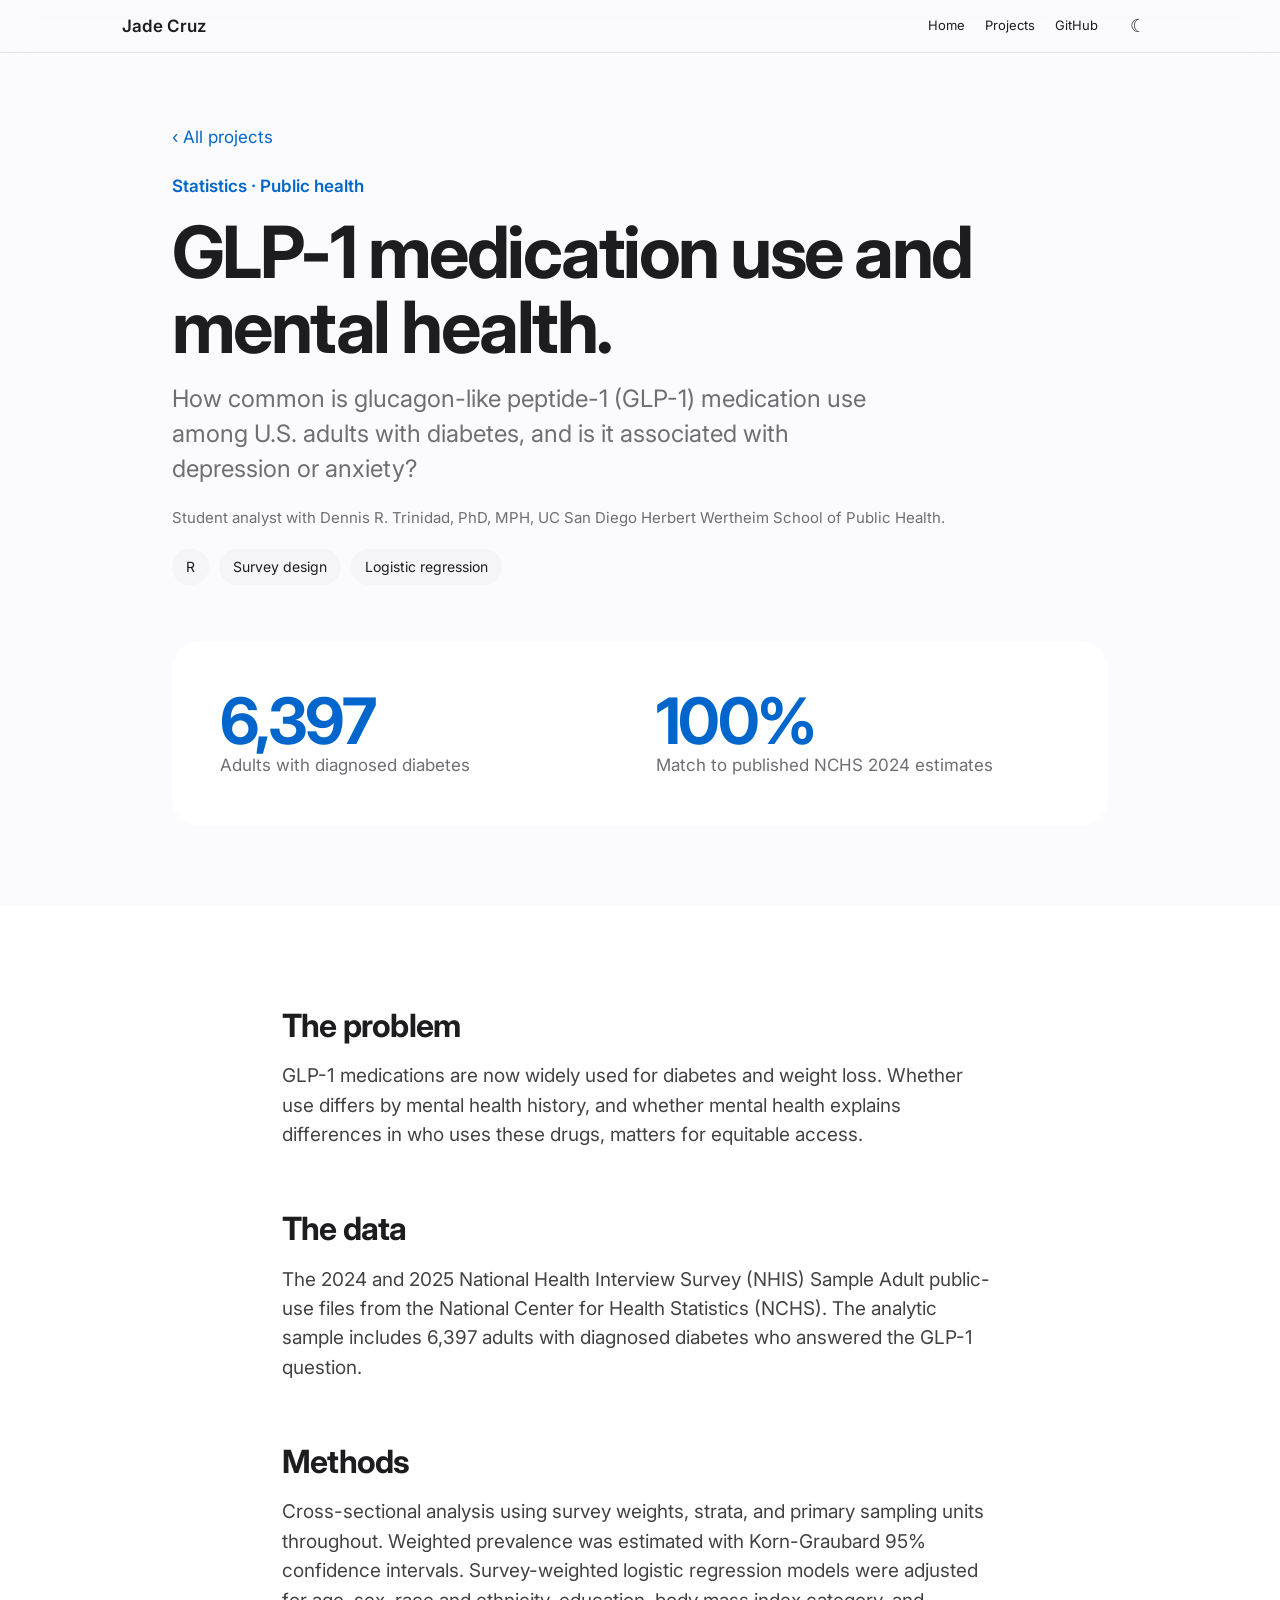
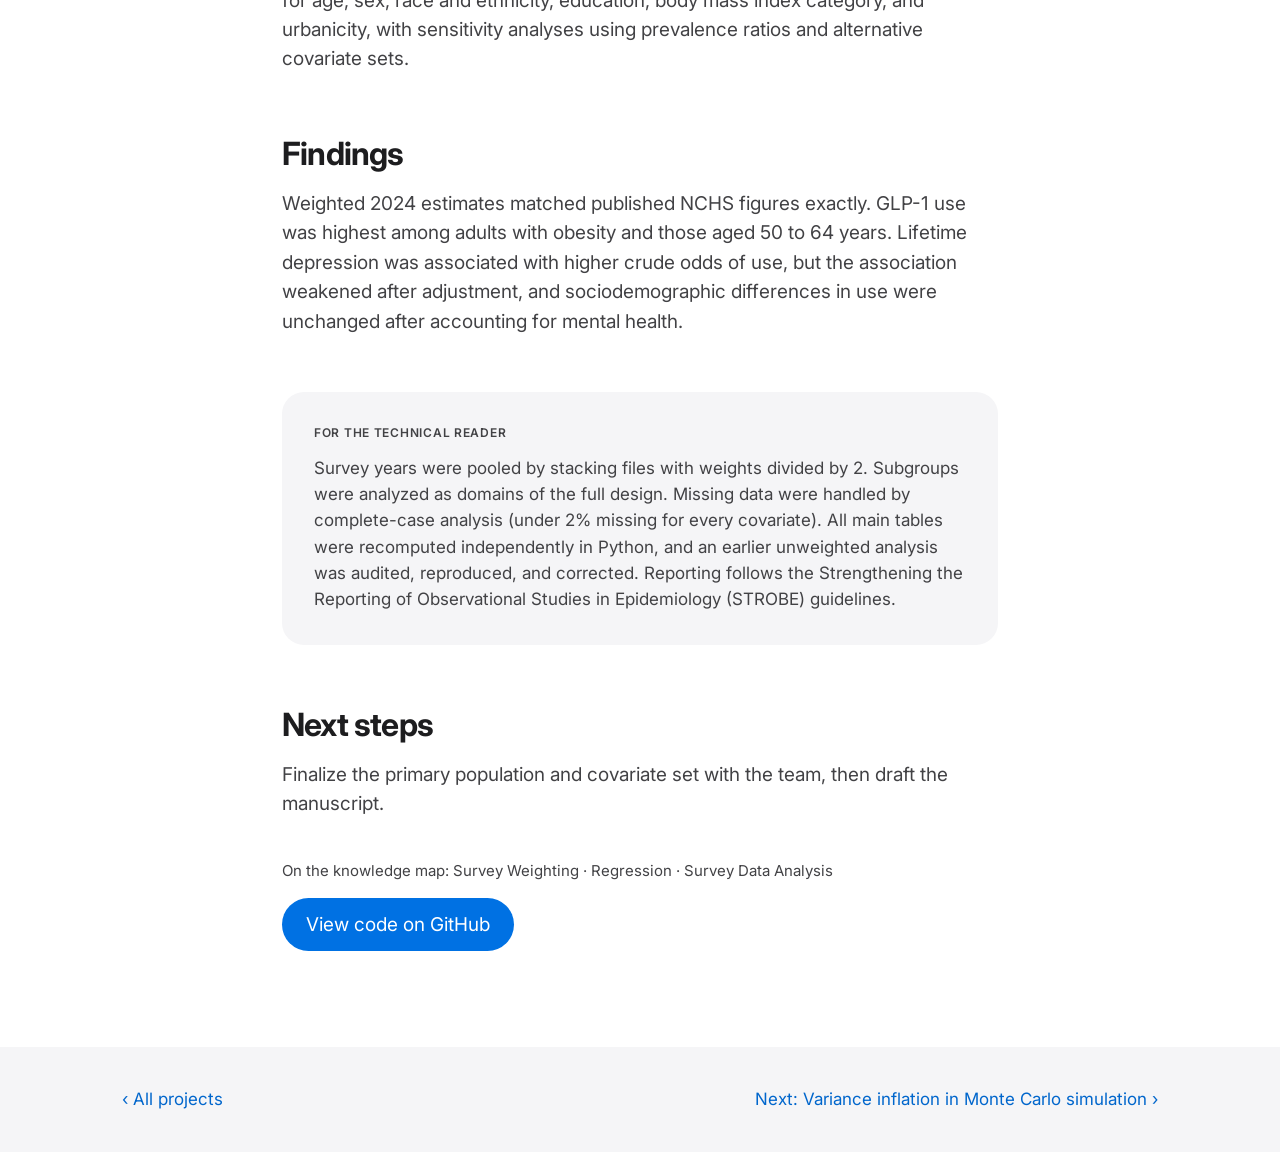
<file: projects/glp1-nhis.html>
<!DOCTYPE html>
<html lang="en">

<!-- ===========================================================
     A PROJECT PAGE. Every project page has the same layout.
     To make a new one: copy this file, rename it, and change the text.
     "../" in links means "go up one folder", because this file
     lives inside the projects/ folder.
     =========================================================== -->

<head>
  <meta charset="utf-8">
  <meta name="viewport" content="width=device-width, initial-scale=1">
  <title>GLP-1 medication use and mental health · Jade Cruz</title>
  <link rel="stylesheet" href="https://fonts.googleapis.com/css2?family=Inter:wght@400;600;700&display=swap">
  <link rel="stylesheet" href="../css/style.css">
</head>

<body>

  <nav class="nav">
    <div class="container">
      <a class="name" href="../index.html">Jade Cruz</a>
      <div class="links">
        <a href="../index.html">Home</a>
        <a href="../projects.html">Projects</a>
        <a href="https://github.com/jcruz62">GitHub</a>
        <button id="theme-button" aria-label="Switch dark mode">☾</button>
      </div>
    </div>
  </nav>

  <!-- ===== TOP OF THE PROJECT ===== -->
  <header class="container narrow project-top">
    <a href="../projects.html">‹ All projects</a>
    <p class="kind stats" style="font-weight: 600; margin-top: 24px;">Statistics · Public health</p>
    <h1>GLP-1 medication use and mental health.</h1>
    <p class="question">How common is glucagon-like peptide-1 (GLP-1) medication use among U.S. adults with diabetes, and is it associated with depression or anxiety?</p>
    <p class="grey" style="font-size: 15px; margin-bottom: 20px;">Student analyst with Dennis R. Trinidad, PhD, MPH, UC San Diego Herbert Wertheim School of Public Health.</p>
    <div class="row"><span class="pill">R</span><span class="pill">Survey design</span><span class="pill">Logistic regression</span></div>
  </header>

  <div class="container narrow">
    <!-- Key numbers. Delete this whole <div> if you don't want it. -->
    <div class="big-numbers">
      <div><b style="color:var(--blue)">6,397</b><span class="grey">Adults with diagnosed diabetes</span></div>
      <div><b style="color:var(--blue)">100%</b><span class="grey">Match to published NCHS 2024 estimates</span></div>
    </div>
</div>

  <!-- ===== THE WRITE-UP ===== -->
  <section class="section white">
    <div class="container writeup">

      <h2>The problem</h2>
      <p>GLP-1 medications are now widely used for diabetes and weight loss. Whether use differs by mental health history, and whether mental health explains differences in who uses these drugs, matters for equitable access.</p>

      <h2>The data</h2>
      <p>The 2024 and 2025 National Health Interview Survey (NHIS) Sample Adult public-use files from the National Center for Health Statistics (NCHS). The analytic sample includes 6,397 adults with diagnosed diabetes who answered the GLP-1 question.</p>

      <h2>Methods</h2>
      <p>Cross-sectional analysis using survey weights, strata, and primary sampling units throughout. Weighted prevalence was estimated with Korn-Graubard 95% confidence intervals. Survey-weighted logistic regression models were adjusted for age, sex, race and ethnicity, education, body mass index category, and urbanicity, with sensitivity analyses using prevalence ratios and alternative covariate sets.</p>

      <h2>Findings</h2>
      <p>Weighted 2024 estimates matched published NCHS figures exactly. GLP-1 use was highest among adults with obesity and those aged 50 to 64 years. Lifetime depression was associated with higher crude odds of use, but the association weakened after adjustment, and sociodemographic differences in use were unchanged after accounting for mental health.</p>

      <div class="tech-box">
        <p class="grey" style="font-size: 12px; font-weight: 600; letter-spacing: 0.06em;">FOR THE TECHNICAL READER</p>
        <p style="font-size: 17px; margin-top: 12px;">Survey years were pooled by stacking files with weights divided by 2. Subgroups were analyzed as domains of the full design. Missing data were handled by complete-case analysis (under 2% missing for every covariate). All main tables were recomputed independently in Python, and an earlier unweighted analysis was audited, reproduced, and corrected. Reporting follows the Strengthening the Reporting of Observational Studies in Epidemiology (STROBE) guidelines.</p>
      </div>

      <h2>Next steps</h2>
      <p>Finalize the primary population and covariate set with the team, then draft the manuscript.</p>

      <p class="grey" style="font-size: 15px; margin-top: 40px;">On the knowledge map: Survey Weighting · Regression · Survey Data Analysis</p>
      <p style="margin-top: 16px;"><a class="button" href="https://github.com/jcruz62/glp1-nhis-mental-health">View code on GitHub</a></p>
    </div>
  </section>

  <div class="bottom-links">
    <div class="container">
      <a href="../projects.html">‹ All projects</a>
      <a href="monte-carlo.html">Next: Variance inflation in Monte Carlo simulation ›</a>
    </div>
  </div>

  <script src="../js/theme.js"></script>
</body>
</html>
</file>
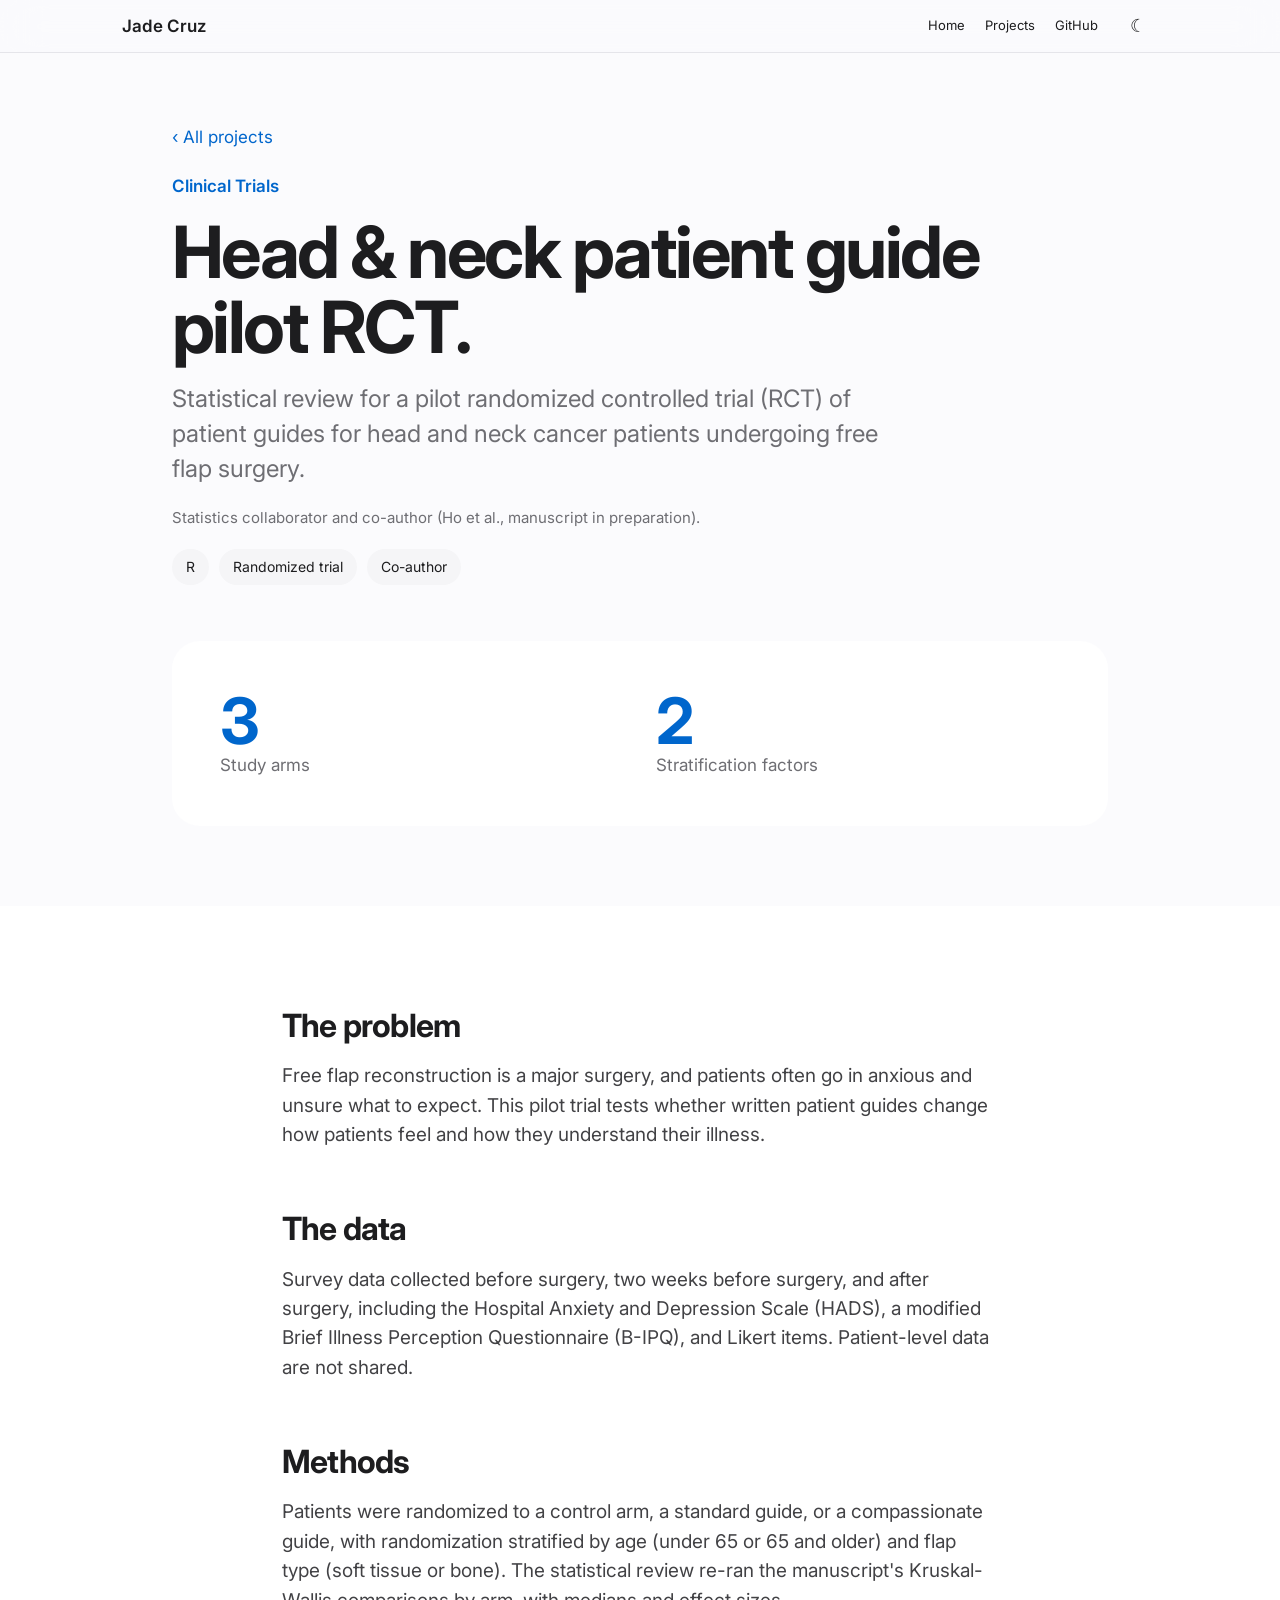
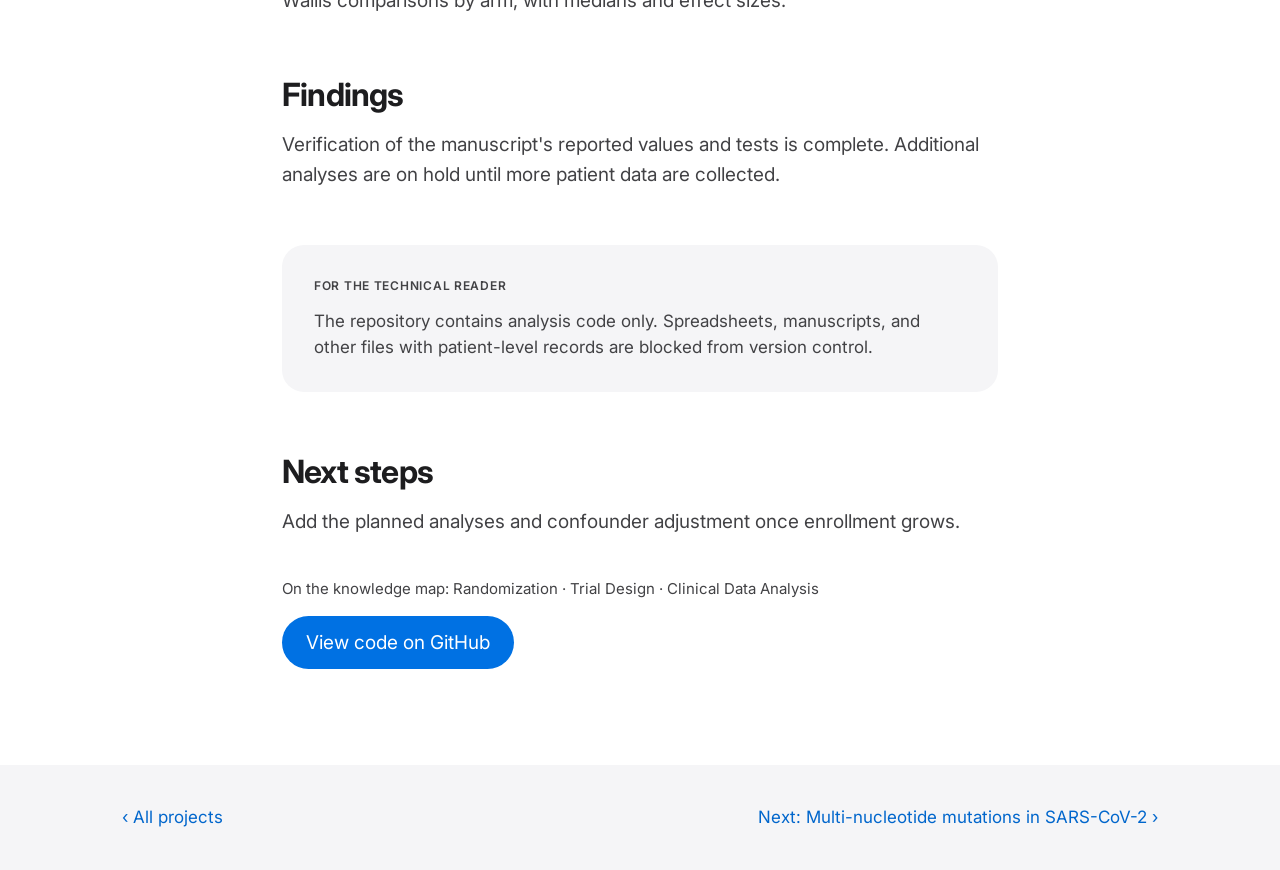
<file: projects/head-neck-rct.html>
<!DOCTYPE html>
<html lang="en">

<!-- ===========================================================
     A PROJECT PAGE. Every project page has the same layout.
     To make a new one: copy this file, rename it, and change the text.
     "../" in links means "go up one folder", because this file
     lives inside the projects/ folder.
     =========================================================== -->

<head>
  <meta charset="utf-8">
  <meta name="viewport" content="width=device-width, initial-scale=1">
  <title>Head &amp; neck patient guide pilot RCT · Jade Cruz</title>
  <link rel="stylesheet" href="https://fonts.googleapis.com/css2?family=Inter:wght@400;600;700&display=swap">
  <link rel="stylesheet" href="../css/style.css">
</head>

<body>

  <nav class="nav">
    <div class="container">
      <a class="name" href="../index.html">Jade Cruz</a>
      <div class="links">
        <a href="../index.html">Home</a>
        <a href="../projects.html">Projects</a>
        <a href="https://github.com/jcruz62">GitHub</a>
        <button id="theme-button" aria-label="Switch dark mode">☾</button>
      </div>
    </div>
  </nav>

  <!-- ===== TOP OF THE PROJECT ===== -->
  <header class="container narrow project-top">
    <a href="../projects.html">‹ All projects</a>
    <p class="kind trials" style="font-weight: 600; margin-top: 24px;">Clinical Trials</p>
    <h1>Head &amp; neck patient guide pilot RCT.</h1>
    <p class="question">Statistical review for a pilot randomized controlled trial (RCT) of patient guides for head and neck cancer patients undergoing free flap surgery.</p>
    <p class="grey" style="font-size: 15px; margin-bottom: 20px;">Statistics collaborator and co-author (Ho et al., manuscript in preparation).</p>
    <div class="row"><span class="pill">R</span><span class="pill">Randomized trial</span><span class="pill">Co-author</span></div>
  </header>

  <div class="container narrow">
    <!-- Key numbers. Delete this whole <div> if you don't want it. -->
    <div class="big-numbers">
      <div><b style="color:var(--blue)">3</b><span class="grey">Study arms</span></div>
      <div><b style="color:var(--blue)">2</b><span class="grey">Stratification factors</span></div>
    </div>
</div>

  <!-- ===== THE WRITE-UP ===== -->
  <section class="section white">
    <div class="container writeup">

      <h2>The problem</h2>
      <p>Free flap reconstruction is a major surgery, and patients often go in anxious and unsure what to expect. This pilot trial tests whether written patient guides change how patients feel and how they understand their illness.</p>

      <h2>The data</h2>
      <p>Survey data collected before surgery, two weeks before surgery, and after surgery, including the Hospital Anxiety and Depression Scale (HADS), a modified Brief Illness Perception Questionnaire (B-IPQ), and Likert items. Patient-level data are not shared.</p>

      <h2>Methods</h2>
      <p>Patients were randomized to a control arm, a standard guide, or a compassionate guide, with randomization stratified by age (under 65 or 65 and older) and flap type (soft tissue or bone). The statistical review re-ran the manuscript's Kruskal-Wallis comparisons by arm, with medians and effect sizes.</p>

      <h2>Findings</h2>
      <p>Verification of the manuscript's reported values and tests is complete. Additional analyses are on hold until more patient data are collected.</p>

      <div class="tech-box">
        <p class="grey" style="font-size: 12px; font-weight: 600; letter-spacing: 0.06em;">FOR THE TECHNICAL READER</p>
        <p style="font-size: 17px; margin-top: 12px;">The repository contains analysis code only. Spreadsheets, manuscripts, and other files with patient-level records are blocked from version control.</p>
      </div>

      <h2>Next steps</h2>
      <p>Add the planned analyses and confounder adjustment once enrollment grows.</p>

      <p class="grey" style="font-size: 15px; margin-top: 40px;">On the knowledge map: Randomization · Trial Design · Clinical Data Analysis</p>
      <p style="margin-top: 16px;"><a class="button" href="https://github.com/jcruz62/hnc-patient-guide-rct">View code on GitHub</a></p>
    </div>
  </section>

  <div class="bottom-links">
    <div class="container">
      <a href="../projects.html">‹ All projects</a>
      <a href="sars-cov-2.html">Next: Multi-nucleotide mutations in SARS-CoV-2 ›</a>
    </div>
  </div>

  <script src="../js/theme.js"></script>
</body>
</html>
</file>
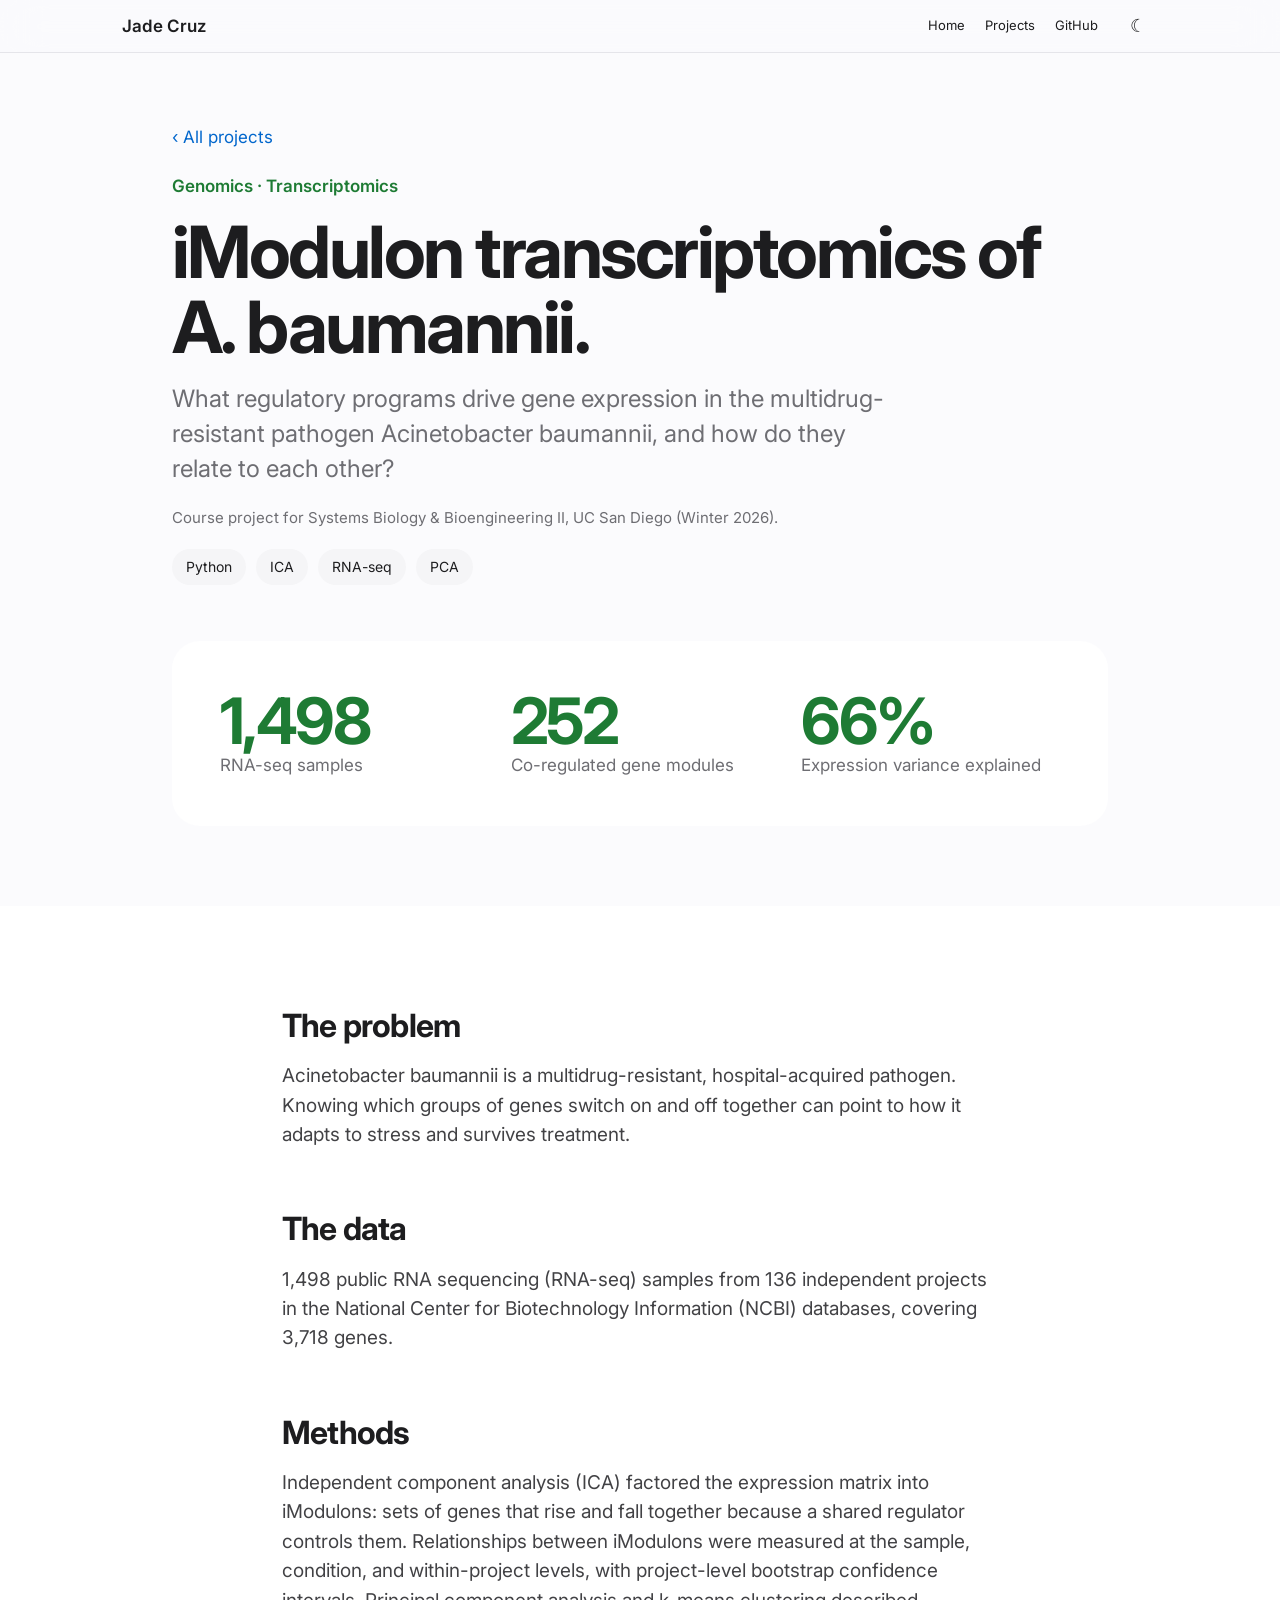
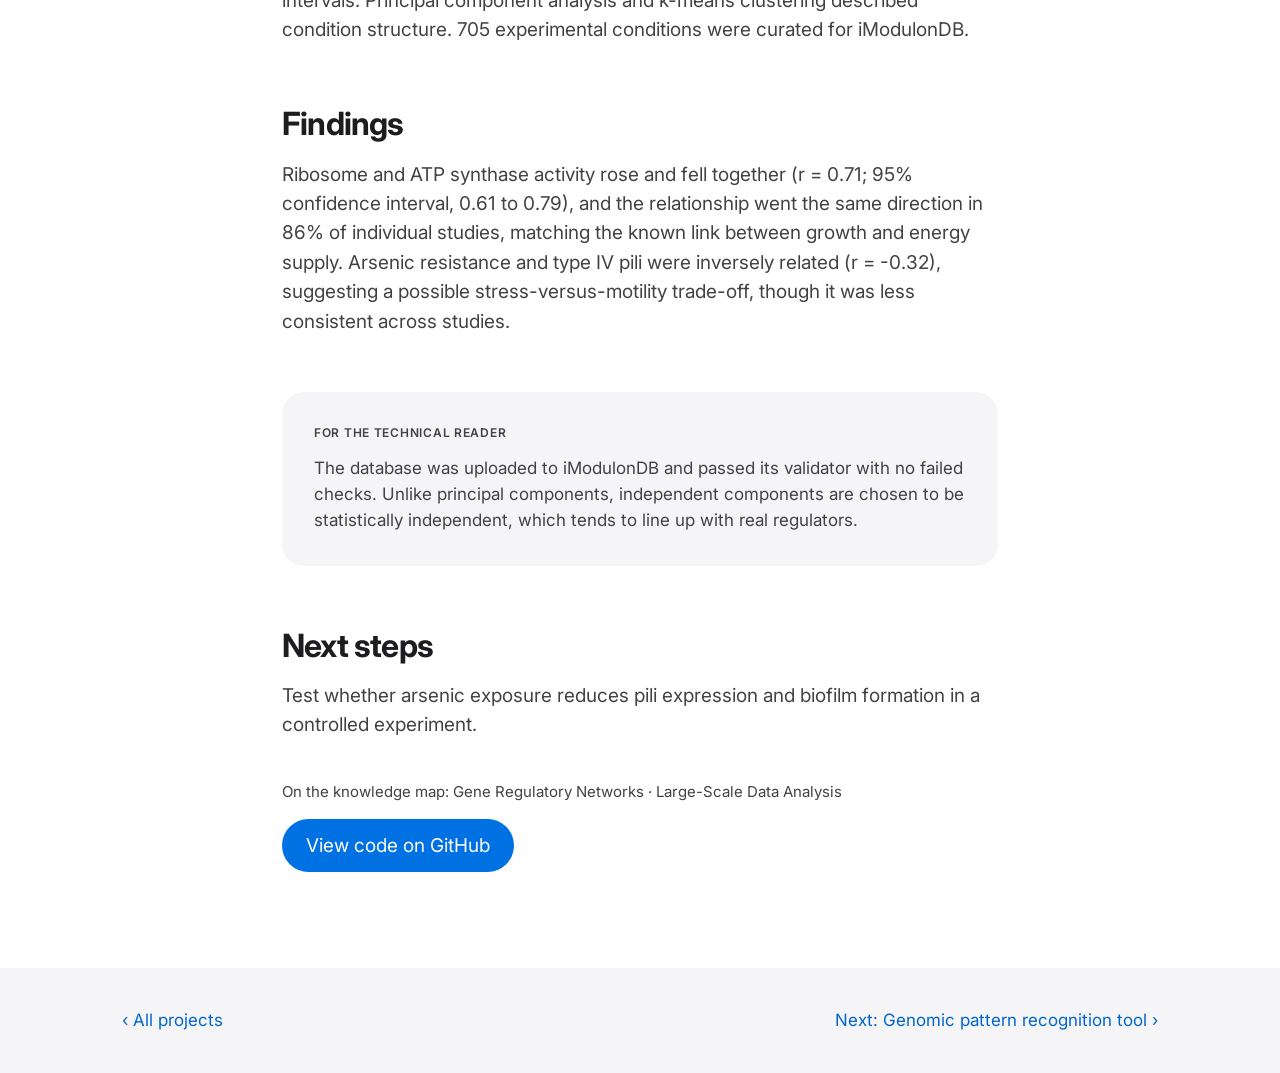
<file: projects/imodulon.html>
<!DOCTYPE html>
<html lang="en">

<!-- ===========================================================
     A PROJECT PAGE. Every project page has the same layout.
     To make a new one: copy this file, rename it, and change the text.
     "../" in links means "go up one folder", because this file
     lives inside the projects/ folder.
     =========================================================== -->

<head>
  <meta charset="utf-8">
  <meta name="viewport" content="width=device-width, initial-scale=1">
  <title>iModulon transcriptomics of A. baumannii · Jade Cruz</title>
  <link rel="stylesheet" href="https://fonts.googleapis.com/css2?family=Inter:wght@400;600;700&display=swap">
  <link rel="stylesheet" href="../css/style.css">
</head>

<body>

  <nav class="nav">
    <div class="container">
      <a class="name" href="../index.html">Jade Cruz</a>
      <div class="links">
        <a href="../index.html">Home</a>
        <a href="../projects.html">Projects</a>
        <a href="https://github.com/jcruz62">GitHub</a>
        <button id="theme-button" aria-label="Switch dark mode">☾</button>
      </div>
    </div>
  </nav>

  <!-- ===== TOP OF THE PROJECT ===== -->
  <header class="container narrow project-top">
    <a href="../projects.html">‹ All projects</a>
    <p class="kind bio" style="font-weight: 600; margin-top: 24px;">Genomics · Transcriptomics</p>
    <h1>iModulon transcriptomics of A. baumannii.</h1>
    <p class="question">What regulatory programs drive gene expression in the multidrug-resistant pathogen Acinetobacter baumannii, and how do they relate to each other?</p>
    <p class="grey" style="font-size: 15px; margin-bottom: 20px;">Course project for Systems Biology &amp; Bioengineering II, UC San Diego (Winter 2026).</p>
    <div class="row"><span class="pill">Python</span><span class="pill">ICA</span><span class="pill">RNA-seq</span><span class="pill">PCA</span></div>
  </header>

  <div class="container narrow">
    <!-- Key numbers. Delete this whole <div> if you don't want it. -->
    <div class="big-numbers">
      <div><b style="color:var(--green)">1,498</b><span class="grey">RNA-seq samples</span></div>
      <div><b style="color:var(--green)">252</b><span class="grey">Co-regulated gene modules</span></div>
      <div><b style="color:var(--green)">66%</b><span class="grey">Expression variance explained</span></div>
    </div>
</div>

  <!-- ===== THE WRITE-UP ===== -->
  <section class="section white">
    <div class="container writeup">

      <h2>The problem</h2>
      <p>Acinetobacter baumannii is a multidrug-resistant, hospital-acquired pathogen. Knowing which groups of genes switch on and off together can point to how it adapts to stress and survives treatment.</p>

      <h2>The data</h2>
      <p>1,498 public RNA sequencing (RNA-seq) samples from 136 independent projects in the National Center for Biotechnology Information (NCBI) databases, covering 3,718 genes.</p>

      <h2>Methods</h2>
      <p>Independent component analysis (ICA) factored the expression matrix into iModulons: sets of genes that rise and fall together because a shared regulator controls them. Relationships between iModulons were measured at the sample, condition, and within-project levels, with project-level bootstrap confidence intervals. Principal component analysis and k-means clustering described condition structure. 705 experimental conditions were curated for iModulonDB.</p>

      <h2>Findings</h2>
      <p>Ribosome and ATP synthase activity rose and fell together (r = 0.71; 95% confidence interval, 0.61 to 0.79), and the relationship went the same direction in 86% of individual studies, matching the known link between growth and energy supply. Arsenic resistance and type IV pili were inversely related (r = -0.32), suggesting a possible stress-versus-motility trade-off, though it was less consistent across studies.</p>

      <div class="tech-box">
        <p class="grey" style="font-size: 12px; font-weight: 600; letter-spacing: 0.06em;">FOR THE TECHNICAL READER</p>
        <p style="font-size: 17px; margin-top: 12px;">The database was uploaded to iModulonDB and passed its validator with no failed checks. Unlike principal components, independent components are chosen to be statistically independent, which tends to line up with real regulators.</p>
      </div>

      <h2>Next steps</h2>
      <p>Test whether arsenic exposure reduces pili expression and biofilm formation in a controlled experiment.</p>

      <p class="grey" style="font-size: 15px; margin-top: 40px;">On the knowledge map: Gene Regulatory Networks · Large-Scale Data Analysis</p>
      <p style="margin-top: 16px;"><a class="button" href="https://github.com/jcruz62/imodulon-transcriptomics-analysis">View code on GitHub</a></p>
    </div>
  </section>

  <div class="bottom-links">
    <div class="container">
      <a href="../projects.html">‹ All projects</a>
      <a href="motif-finder.html">Next: Genomic pattern recognition tool ›</a>
    </div>
  </div>

  <script src="../js/theme.js"></script>
</body>
</html>
</file>
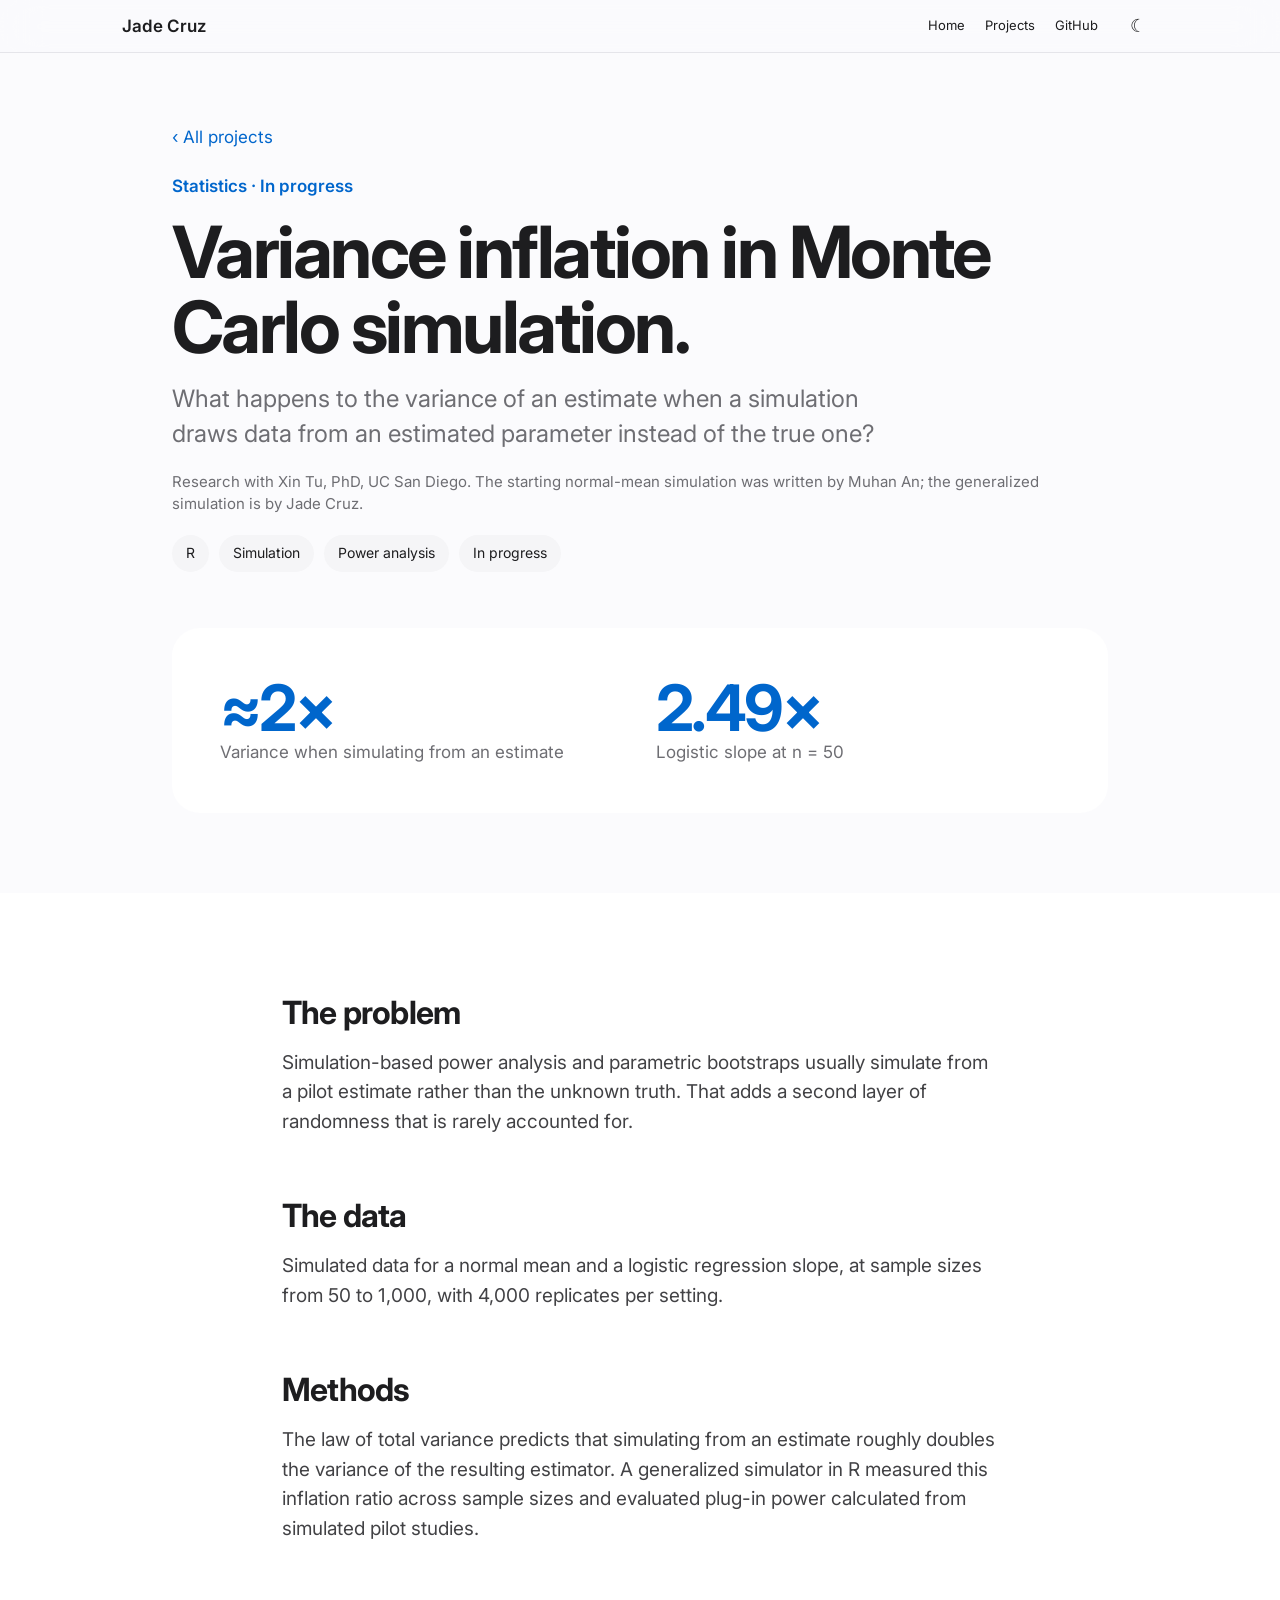
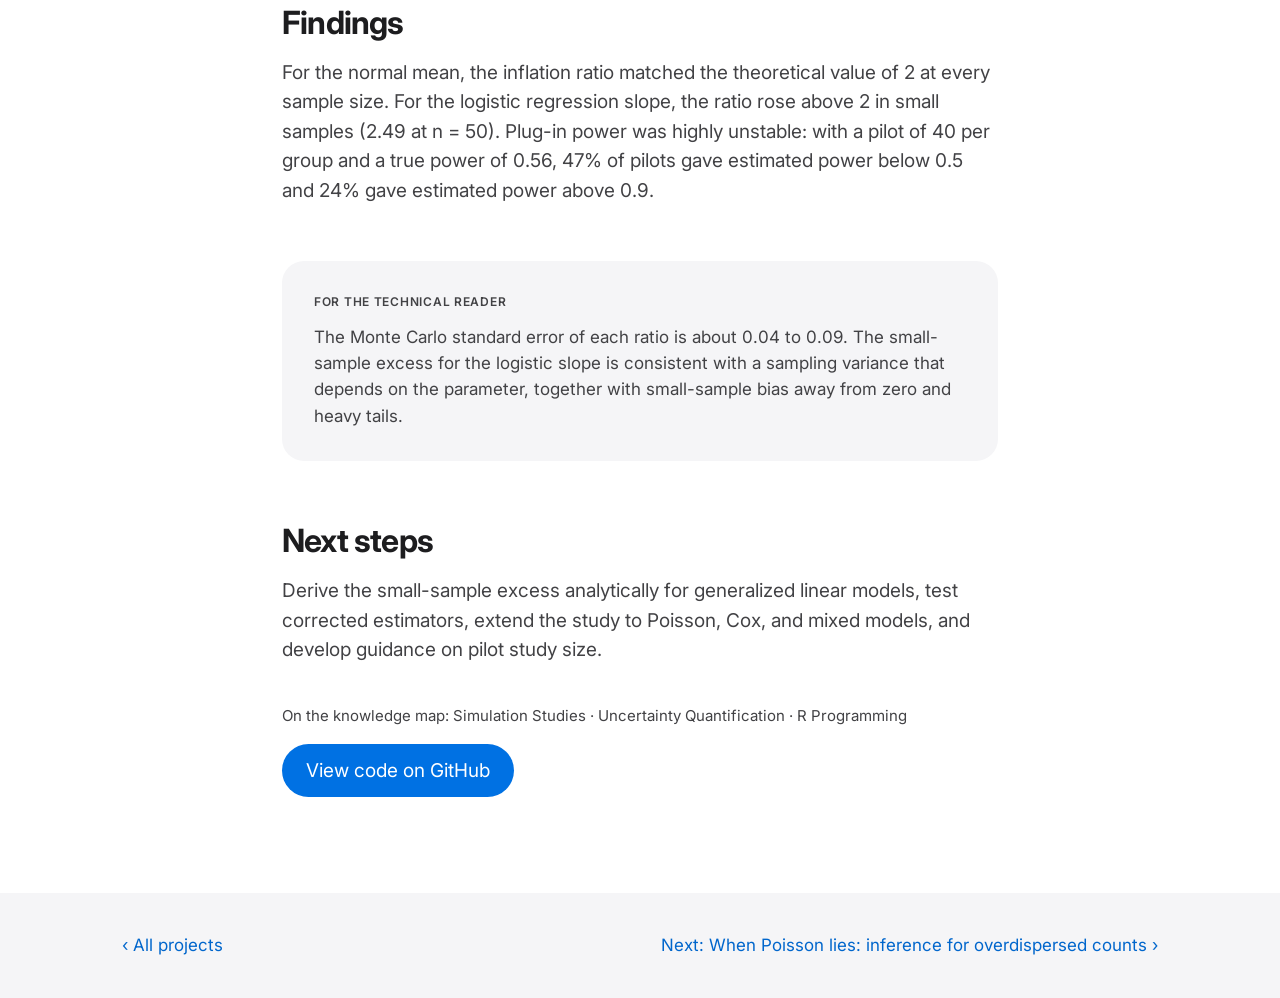
<file: projects/monte-carlo.html>
<!DOCTYPE html>
<html lang="en">

<!-- ===========================================================
     A PROJECT PAGE. Every project page has the same layout.
     To make a new one: copy this file, rename it, and change the text.
     "../" in links means "go up one folder", because this file
     lives inside the projects/ folder.
     =========================================================== -->

<head>
  <meta charset="utf-8">
  <meta name="viewport" content="width=device-width, initial-scale=1">
  <title>Variance inflation in Monte Carlo simulation · Jade Cruz</title>
  <link rel="stylesheet" href="https://fonts.googleapis.com/css2?family=Inter:wght@400;600;700&display=swap">
  <link rel="stylesheet" href="../css/style.css">
</head>

<body>

  <nav class="nav">
    <div class="container">
      <a class="name" href="../index.html">Jade Cruz</a>
      <div class="links">
        <a href="../index.html">Home</a>
        <a href="../projects.html">Projects</a>
        <a href="https://github.com/jcruz62">GitHub</a>
        <button id="theme-button" aria-label="Switch dark mode">☾</button>
      </div>
    </div>
  </nav>

  <!-- ===== TOP OF THE PROJECT ===== -->
  <header class="container narrow project-top">
    <a href="../projects.html">‹ All projects</a>
    <p class="kind stats" style="font-weight: 600; margin-top: 24px;">Statistics · In progress</p>
    <h1>Variance inflation in Monte Carlo simulation.</h1>
    <p class="question">What happens to the variance of an estimate when a simulation draws data from an estimated parameter instead of the true one?</p>
    <p class="grey" style="font-size: 15px; margin-bottom: 20px;">Research with Xin Tu, PhD, UC San Diego. The starting normal-mean simulation was written by Muhan An; the generalized simulation is by Jade Cruz.</p>
    <div class="row"><span class="pill">R</span><span class="pill">Simulation</span><span class="pill">Power analysis</span><span class="pill">In progress</span></div>
  </header>

  <div class="container narrow">
    <!-- Key numbers. Delete this whole <div> if you don't want it. -->
    <div class="big-numbers">
      <div><b style="color:var(--blue)">≈2×</b><span class="grey">Variance when simulating from an estimate</span></div>
      <div><b style="color:var(--blue)">2.49×</b><span class="grey">Logistic slope at n = 50</span></div>
    </div>
</div>

  <!-- ===== THE WRITE-UP ===== -->
  <section class="section white">
    <div class="container writeup">

      <h2>The problem</h2>
      <p>Simulation-based power analysis and parametric bootstraps usually simulate from a pilot estimate rather than the unknown truth. That adds a second layer of randomness that is rarely accounted for.</p>

      <h2>The data</h2>
      <p>Simulated data for a normal mean and a logistic regression slope, at sample sizes from 50 to 1,000, with 4,000 replicates per setting.</p>

      <h2>Methods</h2>
      <p>The law of total variance predicts that simulating from an estimate roughly doubles the variance of the resulting estimator. A generalized simulator in R measured this inflation ratio across sample sizes and evaluated plug-in power calculated from simulated pilot studies.</p>

      <h2>Findings</h2>
      <p>For the normal mean, the inflation ratio matched the theoretical value of 2 at every sample size. For the logistic regression slope, the ratio rose above 2 in small samples (2.49 at n = 50). Plug-in power was highly unstable: with a pilot of 40 per group and a true power of 0.56, 47% of pilots gave estimated power below 0.5 and 24% gave estimated power above 0.9.</p>

      <div class="tech-box">
        <p class="grey" style="font-size: 12px; font-weight: 600; letter-spacing: 0.06em;">FOR THE TECHNICAL READER</p>
        <p style="font-size: 17px; margin-top: 12px;">The Monte Carlo standard error of each ratio is about 0.04 to 0.09. The small-sample excess for the logistic slope is consistent with a sampling variance that depends on the parameter, together with small-sample bias away from zero and heavy tails.</p>
      </div>

      <h2>Next steps</h2>
      <p>Derive the small-sample excess analytically for generalized linear models, test corrected estimators, extend the study to Poisson, Cox, and mixed models, and develop guidance on pilot study size.</p>

      <p class="grey" style="font-size: 15px; margin-top: 40px;">On the knowledge map: Simulation Studies · Uncertainty Quantification · R Programming</p>
      <p style="margin-top: 16px;"><a class="button" href="https://github.com/jcruz62/Monte_Carlo_Simulations">View code on GitHub</a></p>
    </div>
  </section>

  <div class="bottom-links">
    <div class="container">
      <a href="../projects.html">‹ All projects</a>
      <a href="poisson-overdispersion.html">Next: When Poisson lies: inference for overdispersed counts ›</a>
    </div>
  </div>

  <script src="../js/theme.js"></script>
</body>
</html>
</file>
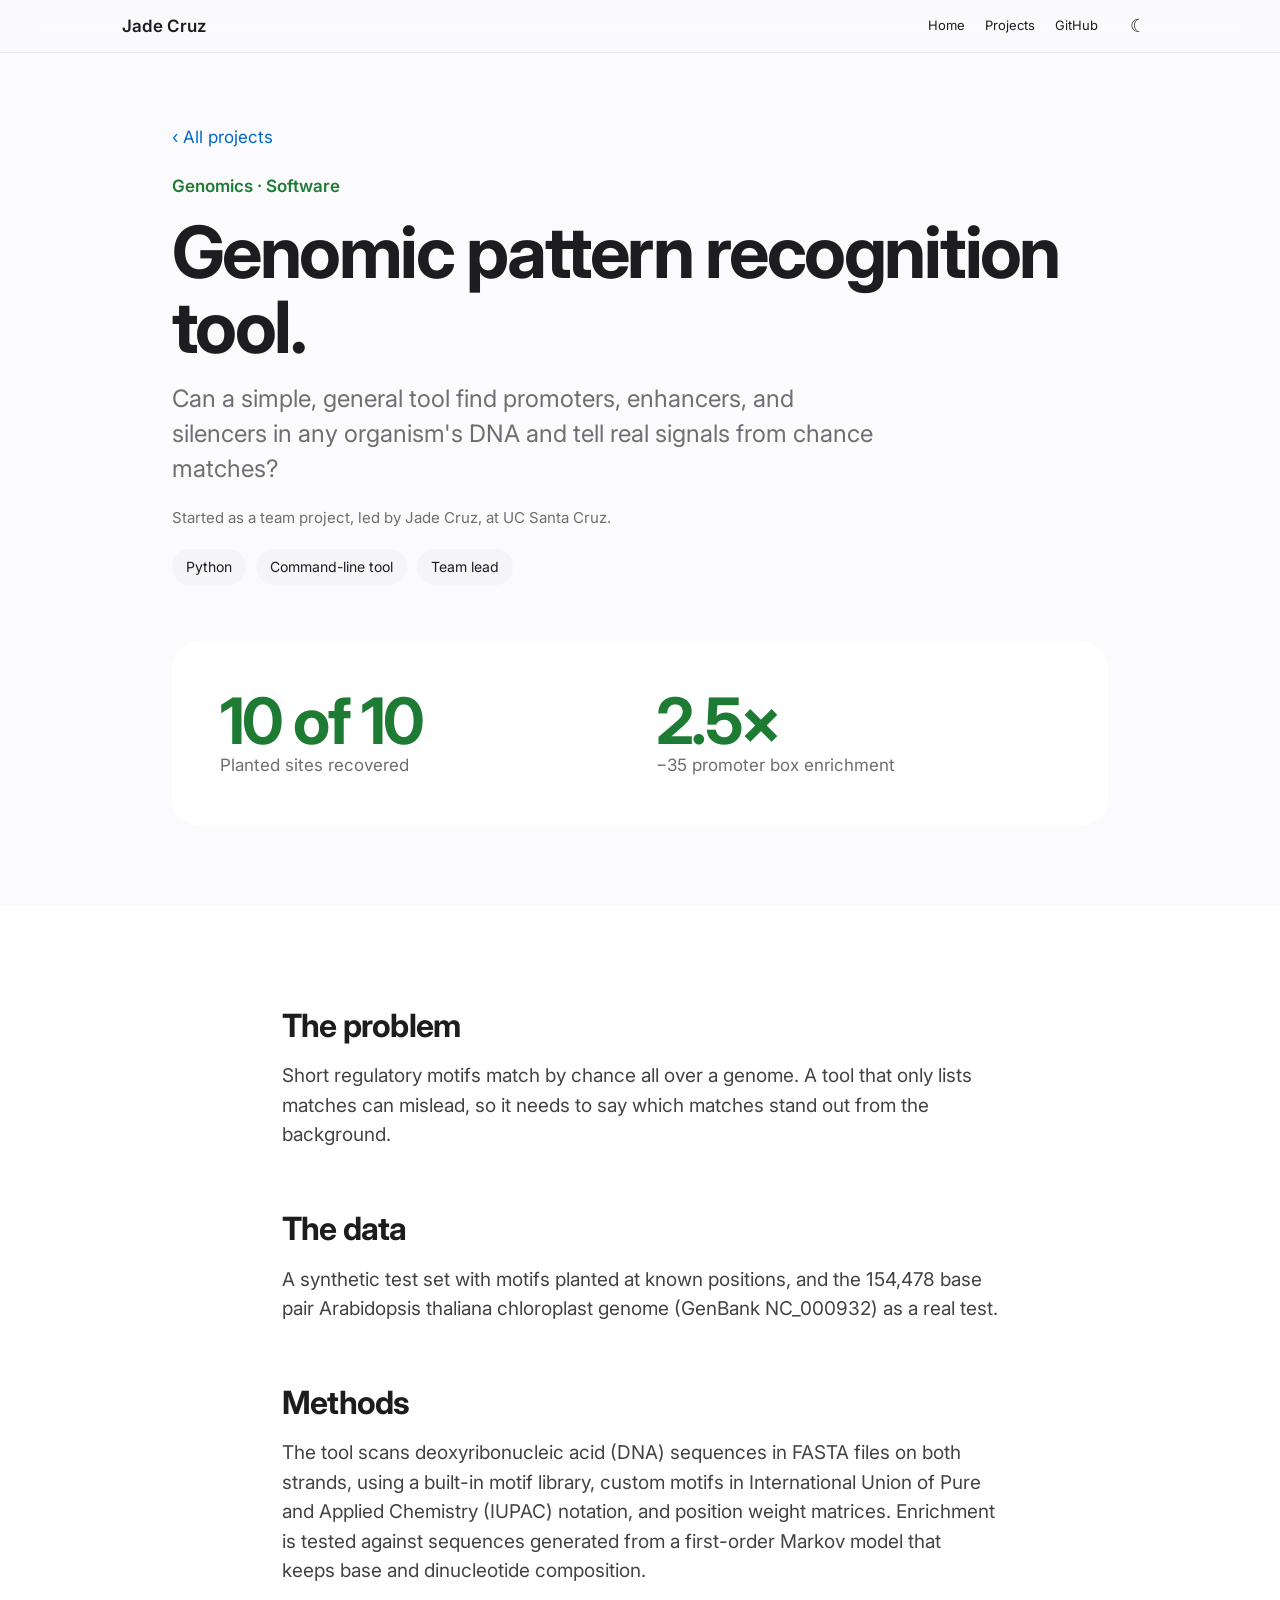
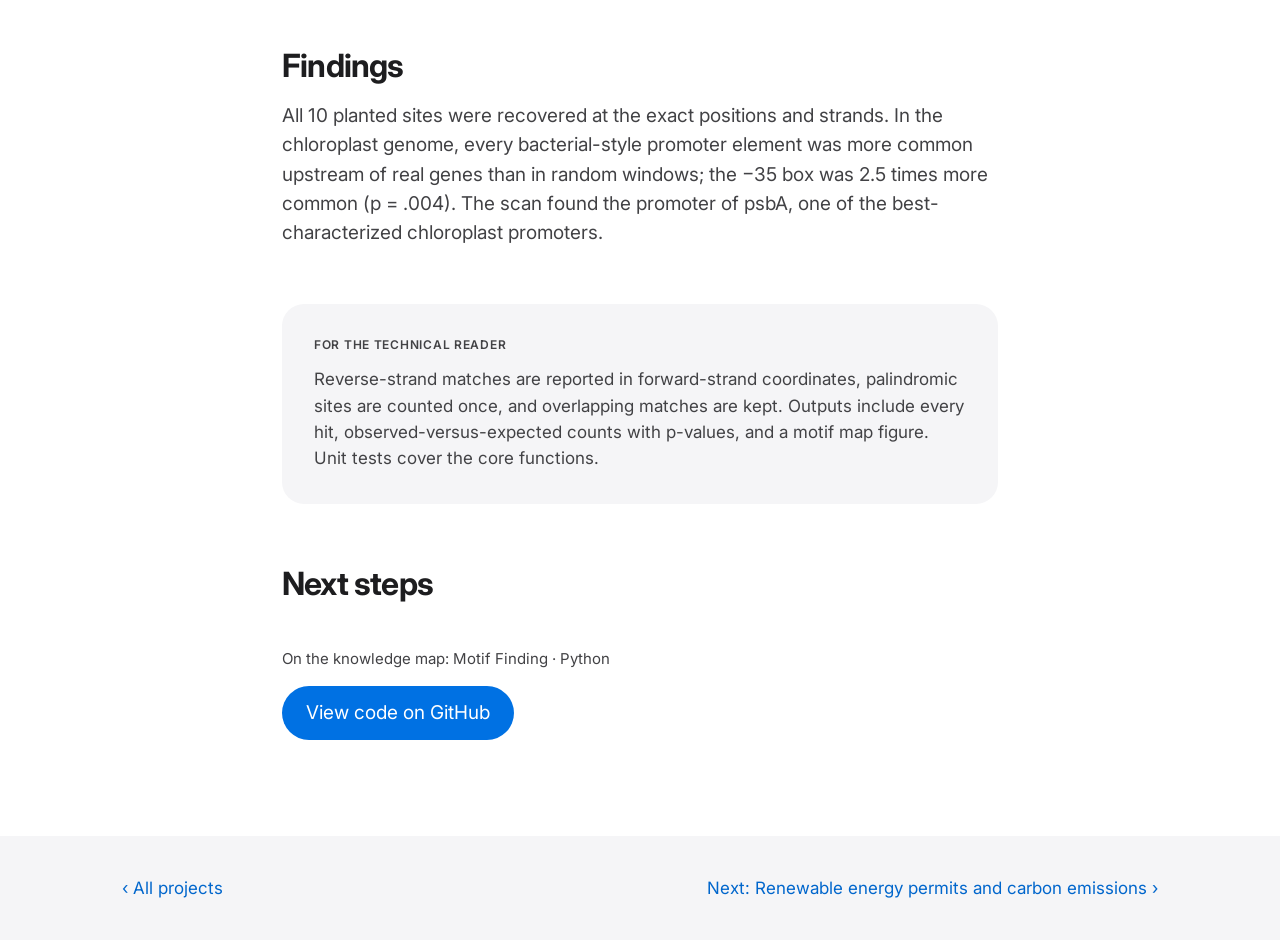
<file: projects/motif-finder.html>
<!DOCTYPE html>
<html lang="en">

<!-- ===========================================================
     A PROJECT PAGE. Every project page has the same layout.
     To make a new one: copy this file, rename it, and change the text.
     "../" in links means "go up one folder", because this file
     lives inside the projects/ folder.
     =========================================================== -->

<head>
  <meta charset="utf-8">
  <meta name="viewport" content="width=device-width, initial-scale=1">
  <title>Genomic pattern recognition tool · Jade Cruz</title>
  <link rel="stylesheet" href="https://fonts.googleapis.com/css2?family=Inter:wght@400;600;700&display=swap">
  <link rel="stylesheet" href="../css/style.css">
</head>

<body>

  <nav class="nav">
    <div class="container">
      <a class="name" href="../index.html">Jade Cruz</a>
      <div class="links">
        <a href="../index.html">Home</a>
        <a href="../projects.html">Projects</a>
        <a href="https://github.com/jcruz62">GitHub</a>
        <button id="theme-button" aria-label="Switch dark mode">☾</button>
      </div>
    </div>
  </nav>

  <!-- ===== TOP OF THE PROJECT ===== -->
  <header class="container narrow project-top">
    <a href="../projects.html">‹ All projects</a>
    <p class="kind bio" style="font-weight: 600; margin-top: 24px;">Genomics · Software</p>
    <h1>Genomic pattern recognition tool.</h1>
    <p class="question">Can a simple, general tool find promoters, enhancers, and silencers in any organism's DNA and tell real signals from chance matches?</p>
    <p class="grey" style="font-size: 15px; margin-bottom: 20px;">Started as a team project, led by Jade Cruz, at UC Santa Cruz.</p>
    <div class="row"><span class="pill">Python</span><span class="pill">Command-line tool</span><span class="pill">Team lead</span></div>
  </header>

  <div class="container narrow">
    <!-- Key numbers. Delete this whole <div> if you don't want it. -->
    <div class="big-numbers">
      <div><b style="color:var(--green)">10 of 10</b><span class="grey">Planted sites recovered</span></div>
      <div><b style="color:var(--green)">2.5×</b><span class="grey">−35 promoter box enrichment</span></div>
    </div>
</div>

  <!-- ===== THE WRITE-UP ===== -->
  <section class="section white">
    <div class="container writeup">

      <h2>The problem</h2>
      <p>Short regulatory motifs match by chance all over a genome. A tool that only lists matches can mislead, so it needs to say which matches stand out from the background.</p>

      <h2>The data</h2>
      <p>A synthetic test set with motifs planted at known positions, and the 154,478 base pair Arabidopsis thaliana chloroplast genome (GenBank NC_000932) as a real test.</p>

      <h2>Methods</h2>
      <p>The tool scans deoxyribonucleic acid (DNA) sequences in FASTA files on both strands, using a built-in motif library, custom motifs in International Union of Pure and Applied Chemistry (IUPAC) notation, and position weight matrices. Enrichment is tested against sequences generated from a first-order Markov model that keeps base and dinucleotide composition.</p>

      <h2>Findings</h2>
      <p>All 10 planted sites were recovered at the exact positions and strands. In the chloroplast genome, every bacterial-style promoter element was more common upstream of real genes than in random windows; the −35 box was 2.5 times more common (p = .004). The scan found the promoter of psbA, one of the best-characterized chloroplast promoters.</p>

      <div class="tech-box">
        <p class="grey" style="font-size: 12px; font-weight: 600; letter-spacing: 0.06em;">FOR THE TECHNICAL READER</p>
        <p style="font-size: 17px; margin-top: 12px;">Reverse-strand matches are reported in forward-strand coordinates, palindromic sites are counted once, and overlapping matches are kept. Outputs include every hit, observed-versus-expected counts with p-values, and a motif map figure. Unit tests cover the core functions.</p>
      </div>

      <h2>Next steps</h2>

      <p class="grey" style="font-size: 15px; margin-top: 40px;">On the knowledge map: Motif Finding · Python</p>
      <p style="margin-top: 16px;"><a class="button" href="https://github.com/jcruz62/genomic-pattern-recognition">View code on GitHub</a></p>
    </div>
  </section>

  <div class="bottom-links">
    <div class="container">
      <a href="../projects.html">‹ All projects</a>
      <a href="renewable-permits.html">Next: Renewable energy permits and carbon emissions ›</a>
    </div>
  </div>

  <script src="../js/theme.js"></script>
</body>
</html>
</file>
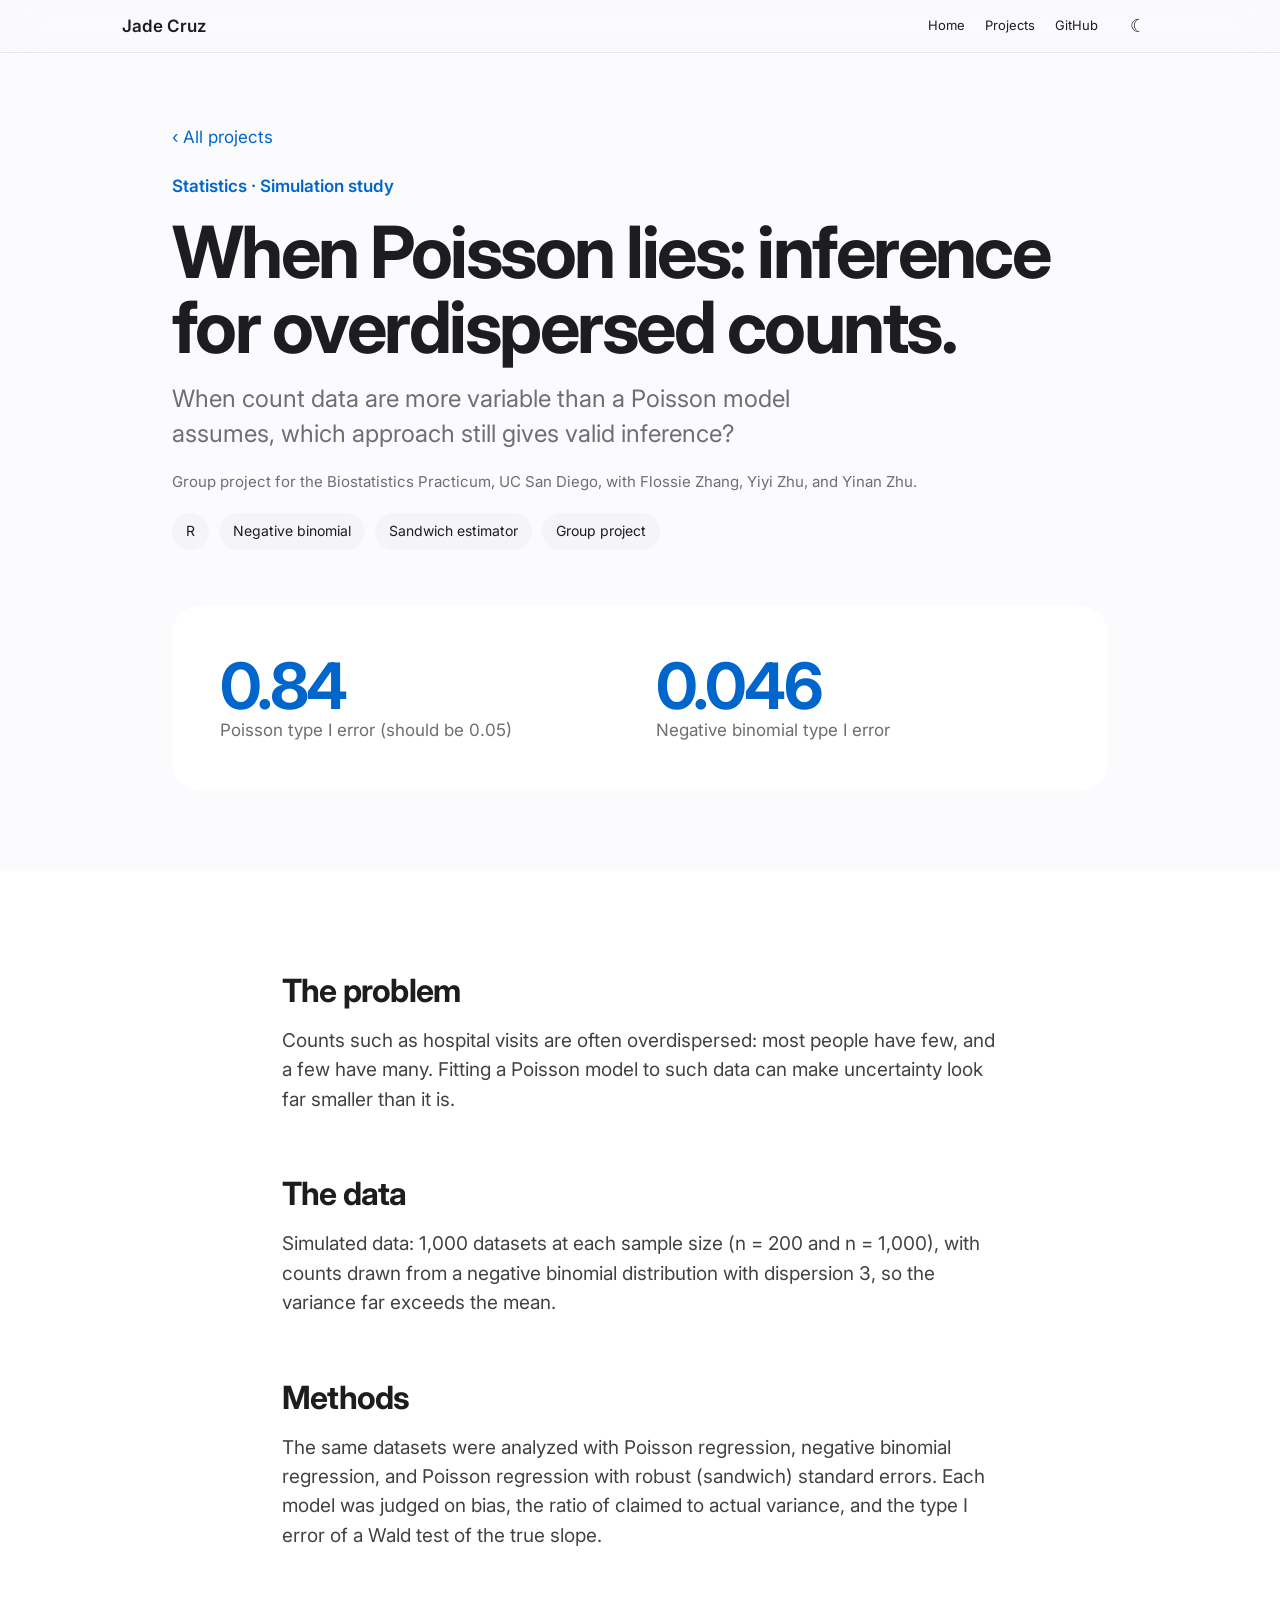
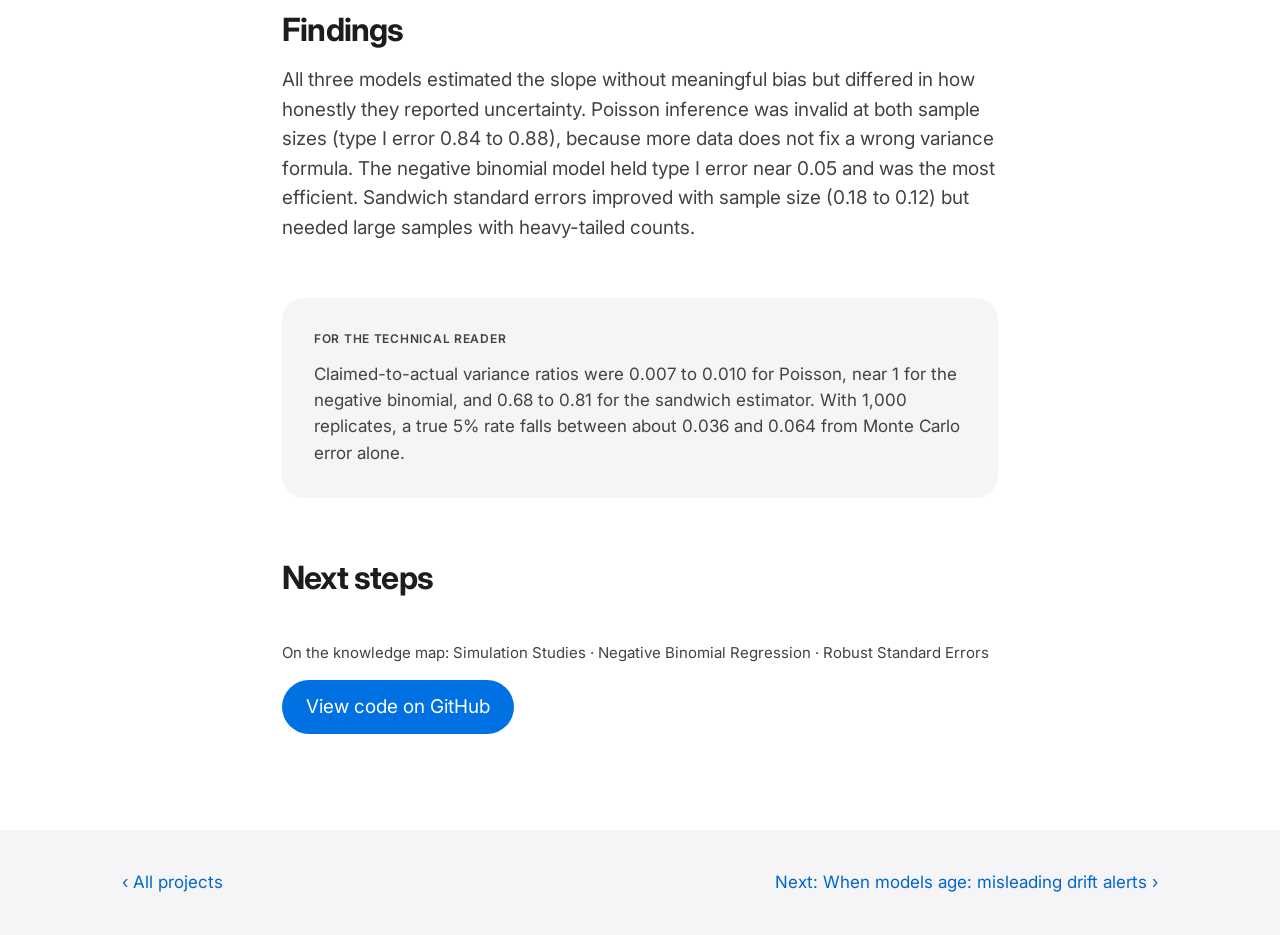
<file: projects/poisson-overdispersion.html>
<!DOCTYPE html>
<html lang="en">

<!-- ===========================================================
     A PROJECT PAGE. Every project page has the same layout.
     To make a new one: copy this file, rename it, and change the text.
     "../" in links means "go up one folder", because this file
     lives inside the projects/ folder.
     =========================================================== -->

<head>
  <meta charset="utf-8">
  <meta name="viewport" content="width=device-width, initial-scale=1">
  <title>When Poisson lies: inference for overdispersed counts · Jade Cruz</title>
  <link rel="stylesheet" href="https://fonts.googleapis.com/css2?family=Inter:wght@400;600;700&display=swap">
  <link rel="stylesheet" href="../css/style.css">
</head>

<body>

  <nav class="nav">
    <div class="container">
      <a class="name" href="../index.html">Jade Cruz</a>
      <div class="links">
        <a href="../index.html">Home</a>
        <a href="../projects.html">Projects</a>
        <a href="https://github.com/jcruz62">GitHub</a>
        <button id="theme-button" aria-label="Switch dark mode">☾</button>
      </div>
    </div>
  </nav>

  <!-- ===== TOP OF THE PROJECT ===== -->
  <header class="container narrow project-top">
    <a href="../projects.html">‹ All projects</a>
    <p class="kind stats" style="font-weight: 600; margin-top: 24px;">Statistics · Simulation study</p>
    <h1>When Poisson lies: inference for overdispersed counts.</h1>
    <p class="question">When count data are more variable than a Poisson model assumes, which approach still gives valid inference?</p>
    <p class="grey" style="font-size: 15px; margin-bottom: 20px;">Group project for the Biostatistics Practicum, UC San Diego, with Flossie Zhang, Yiyi Zhu, and Yinan Zhu.</p>
    <div class="row"><span class="pill">R</span><span class="pill">Negative binomial</span><span class="pill">Sandwich estimator</span><span class="pill">Group project</span></div>
  </header>

  <div class="container narrow">
    <!-- Key numbers. Delete this whole <div> if you don't want it. -->
    <div class="big-numbers">
      <div><b style="color:var(--blue)">0.84</b><span class="grey">Poisson type I error (should be 0.05)</span></div>
      <div><b style="color:var(--blue)">0.046</b><span class="grey">Negative binomial type I error</span></div>
    </div>
</div>

  <!-- ===== THE WRITE-UP ===== -->
  <section class="section white">
    <div class="container writeup">

      <h2>The problem</h2>
      <p>Counts such as hospital visits are often overdispersed: most people have few, and a few have many. Fitting a Poisson model to such data can make uncertainty look far smaller than it is.</p>

      <h2>The data</h2>
      <p>Simulated data: 1,000 datasets at each sample size (n = 200 and n = 1,000), with counts drawn from a negative binomial distribution with dispersion 3, so the variance far exceeds the mean.</p>

      <h2>Methods</h2>
      <p>The same datasets were analyzed with Poisson regression, negative binomial regression, and Poisson regression with robust (sandwich) standard errors. Each model was judged on bias, the ratio of claimed to actual variance, and the type I error of a Wald test of the true slope.</p>

      <h2>Findings</h2>
      <p>All three models estimated the slope without meaningful bias but differed in how honestly they reported uncertainty. Poisson inference was invalid at both sample sizes (type I error 0.84 to 0.88), because more data does not fix a wrong variance formula. The negative binomial model held type I error near 0.05 and was the most efficient. Sandwich standard errors improved with sample size (0.18 to 0.12) but needed large samples with heavy-tailed counts.</p>

      <div class="tech-box">
        <p class="grey" style="font-size: 12px; font-weight: 600; letter-spacing: 0.06em;">FOR THE TECHNICAL READER</p>
        <p style="font-size: 17px; margin-top: 12px;">Claimed-to-actual variance ratios were 0.007 to 0.010 for Poisson, near 1 for the negative binomial, and 0.68 to 0.81 for the sandwich estimator. With 1,000 replicates, a true 5% rate falls between about 0.036 and 0.064 from Monte Carlo error alone.</p>
      </div>

      <h2>Next steps</h2>
      <!---<p class="grey"><i>[ONE OR TWO NEXT STEPS, OR DELETE THIS SECTION]</i></p> --->

      <p class="grey" style="font-size: 15px; margin-top: 40px;">On the knowledge map: Simulation Studies · Negative Binomial Regression · Robust Standard Errors</p>
      <p style="margin-top: 16px;"><a class="button" href="https://github.com/jcruz62/phb243a-simulation-study-2">View code on GitHub</a></p>
    </div>
  </section>

  <div class="bottom-links">
    <div class="container">
      <a href="../projects.html">‹ All projects</a>
      <a href="when-models-age.html">Next: When models age: misleading drift alerts ›</a>
    </div>
  </div>

  <script src="../js/theme.js"></script>
</body>
</html>
</file>
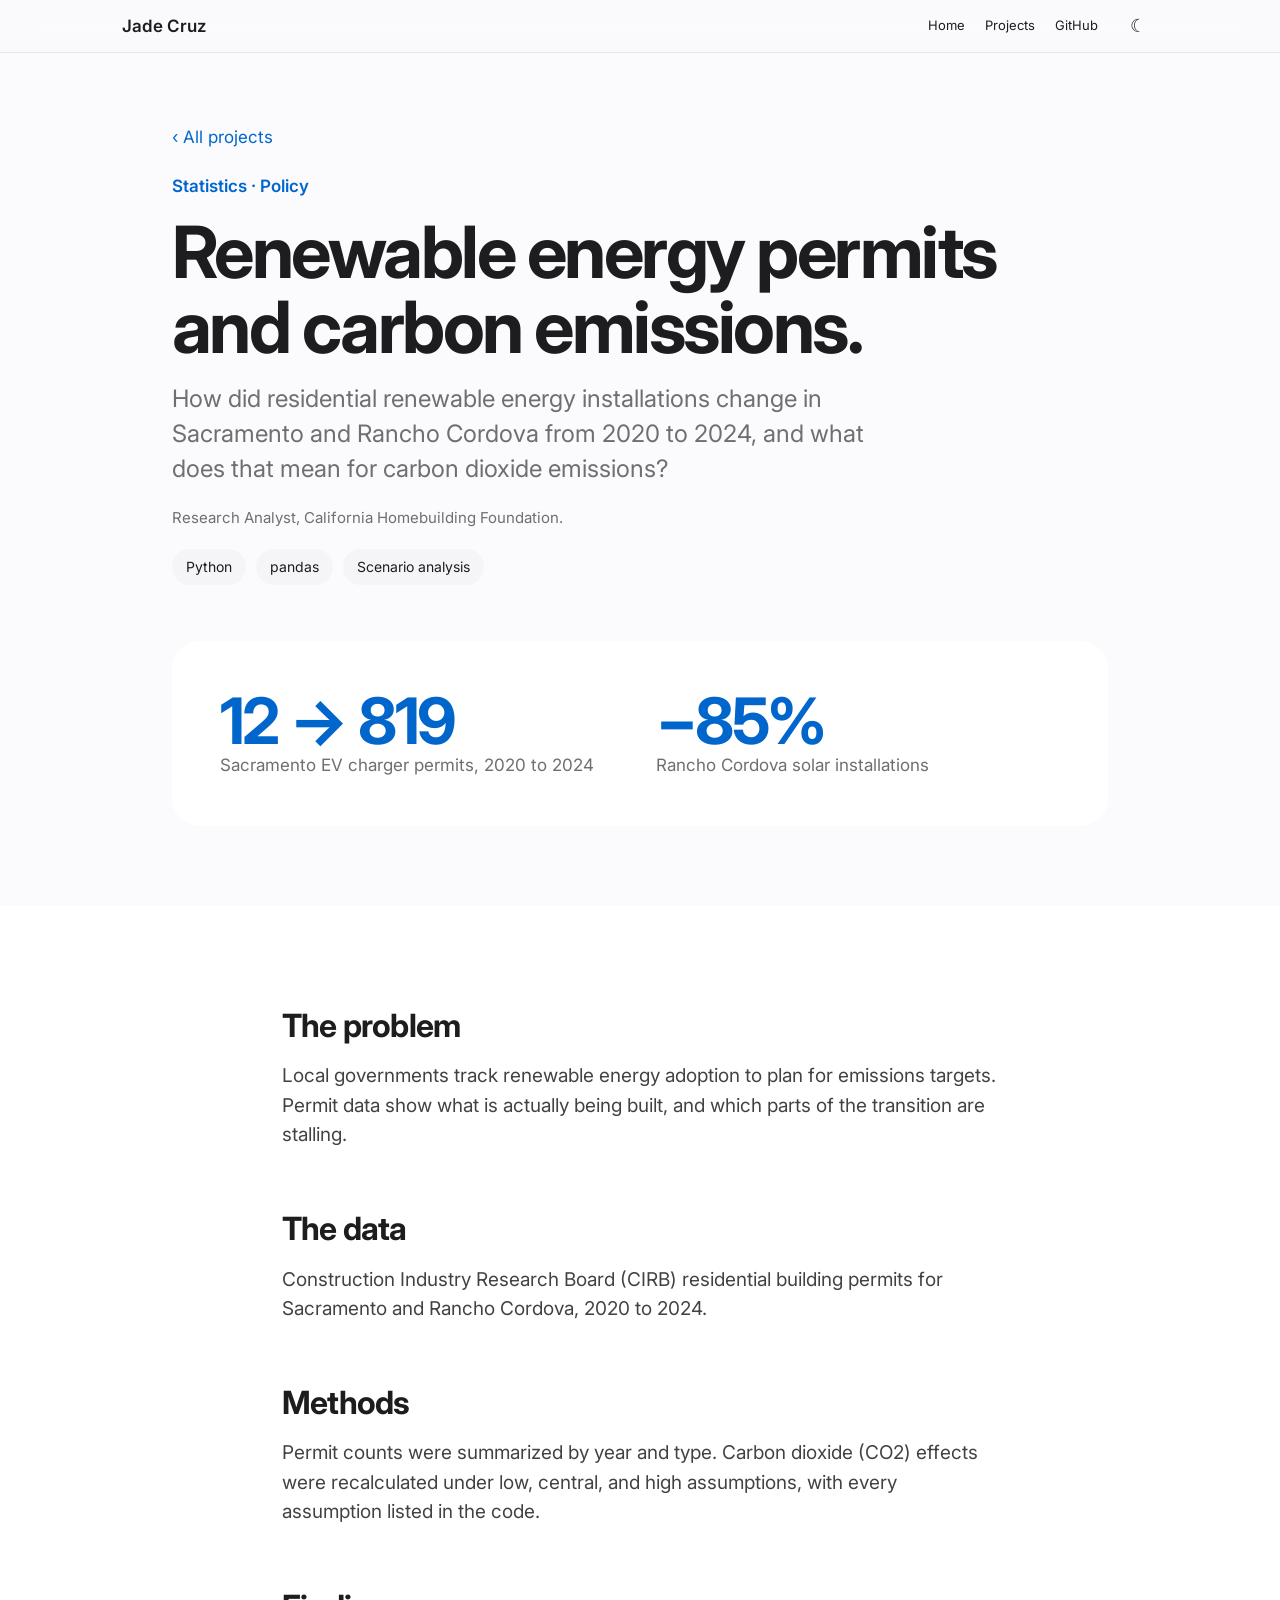
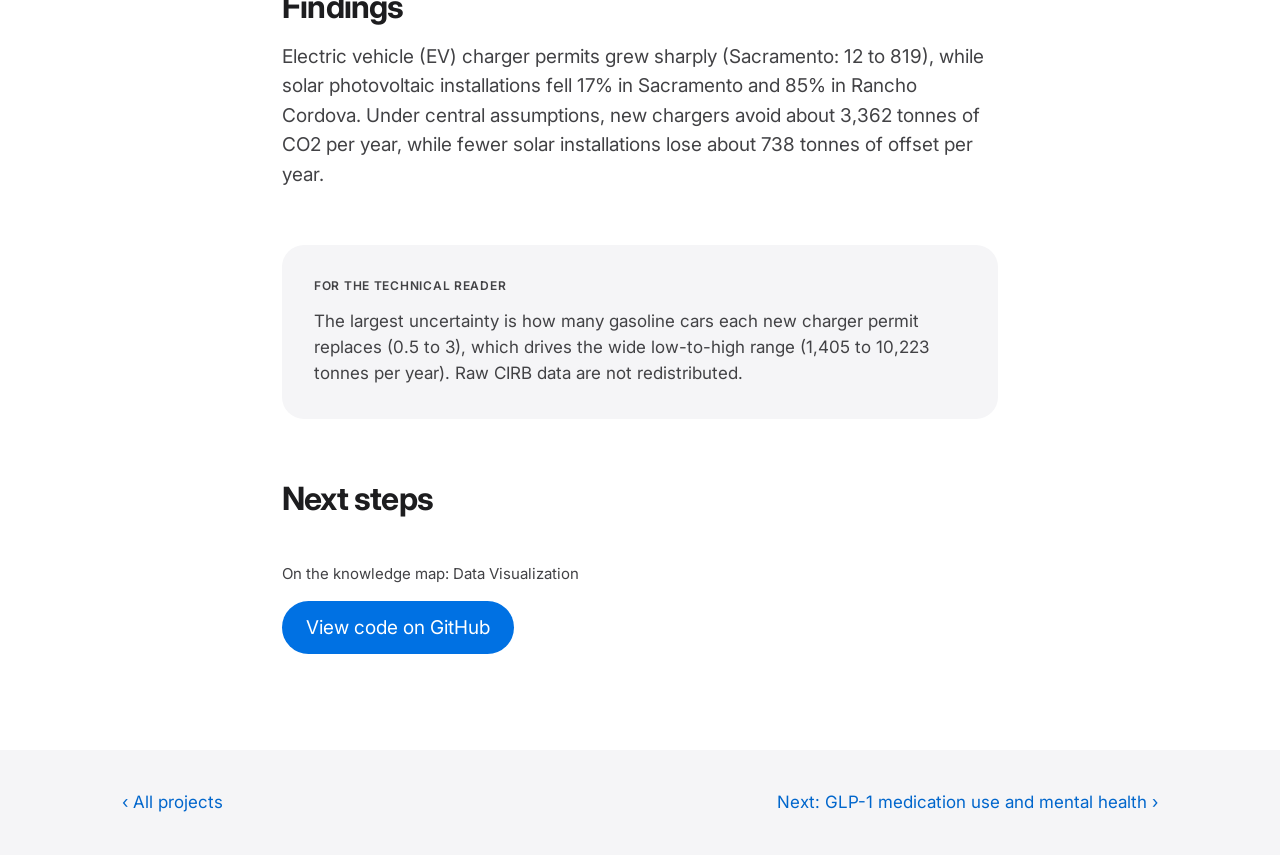
<file: projects/renewable-permits.html>
<!DOCTYPE html>
<html lang="en">

<!-- ===========================================================
     A PROJECT PAGE. Every project page has the same layout.
     To make a new one: copy this file, rename it, and change the text.
     "../" in links means "go up one folder", because this file
     lives inside the projects/ folder.
     =========================================================== -->

<head>
  <meta charset="utf-8">
  <meta name="viewport" content="width=device-width, initial-scale=1">
  <title>Renewable energy permits and carbon emissions · Jade Cruz</title>
  <link rel="stylesheet" href="https://fonts.googleapis.com/css2?family=Inter:wght@400;600;700&display=swap">
  <link rel="stylesheet" href="../css/style.css">
</head>

<body>

  <nav class="nav">
    <div class="container">
      <a class="name" href="../index.html">Jade Cruz</a>
      <div class="links">
        <a href="../index.html">Home</a>
        <a href="../projects.html">Projects</a>
        <a href="https://github.com/jcruz62">GitHub</a>
        <button id="theme-button" aria-label="Switch dark mode">☾</button>
      </div>
    </div>
  </nav>

  <!-- ===== TOP OF THE PROJECT ===== -->
  <header class="container narrow project-top">
    <a href="../projects.html">‹ All projects</a>
    <p class="kind stats" style="font-weight: 600; margin-top: 24px;">Statistics · Policy</p>
    <h1>Renewable energy permits and carbon emissions.</h1>
    <p class="question">How did residential renewable energy installations change in Sacramento and Rancho Cordova from 2020 to 2024, and what does that mean for carbon dioxide emissions?</p>
    <p class="grey" style="font-size: 15px; margin-bottom: 20px;">Research Analyst, California Homebuilding Foundation.</p>
    <div class="row"><span class="pill">Python</span><span class="pill">pandas</span><span class="pill">Scenario analysis</span></div>
  </header>

  <div class="container narrow">
    <!-- Key numbers. Delete this whole <div> if you don't want it. -->
    <div class="big-numbers">
      <div><b style="color:var(--blue)">12 → 819</b><span class="grey">Sacramento EV charger permits, 2020 to 2024</span></div>
      <div><b style="color:var(--blue)">−85%</b><span class="grey">Rancho Cordova solar installations</span></div>
    </div>
</div>

  <!-- ===== THE WRITE-UP ===== -->
  <section class="section white">
    <div class="container writeup">

      <h2>The problem</h2>
      <p>Local governments track renewable energy adoption to plan for emissions targets. Permit data show what is actually being built, and which parts of the transition are stalling.</p>

      <h2>The data</h2>
      <p>Construction Industry Research Board (CIRB) residential building permits for Sacramento and Rancho Cordova, 2020 to 2024.</p>

      <h2>Methods</h2>
      <p>Permit counts were summarized by year and type. Carbon dioxide (CO2) effects were recalculated under low, central, and high assumptions, with every assumption listed in the code.</p>

      <h2>Findings</h2>
      <p>Electric vehicle (EV) charger permits grew sharply (Sacramento: 12 to 819), while solar photovoltaic installations fell 17% in Sacramento and 85% in Rancho Cordova. Under central assumptions, new chargers avoid about 3,362 tonnes of CO2 per year, while fewer solar installations lose about 738 tonnes of offset per year.</p>

      <div class="tech-box">
        <p class="grey" style="font-size: 12px; font-weight: 600; letter-spacing: 0.06em;">FOR THE TECHNICAL READER</p>
        <p style="font-size: 17px; margin-top: 12px;">The largest uncertainty is how many gasoline cars each new charger permit replaces (0.5 to 3), which drives the wide low-to-high range (1,405 to 10,223 tonnes per year). Raw CIRB data are not redistributed.</p>
      </div>

      <h2>Next steps</h2>

      <p class="grey" style="font-size: 15px; margin-top: 40px;">On the knowledge map: Data Visualization</p>
      <p style="margin-top: 16px;"><a class="button" href="https://github.com/jcruz62/ca-renewable-permits">View code on GitHub</a></p>
    </div>
  </section>

  <div class="bottom-links">
    <div class="container">
      <a href="../projects.html">‹ All projects</a>
      <a href="glp1-nhis.html">Next: GLP-1 medication use and mental health ›</a>
    </div>
  </div>

  <script src="../js/theme.js"></script>
</body>
</html>
</file>
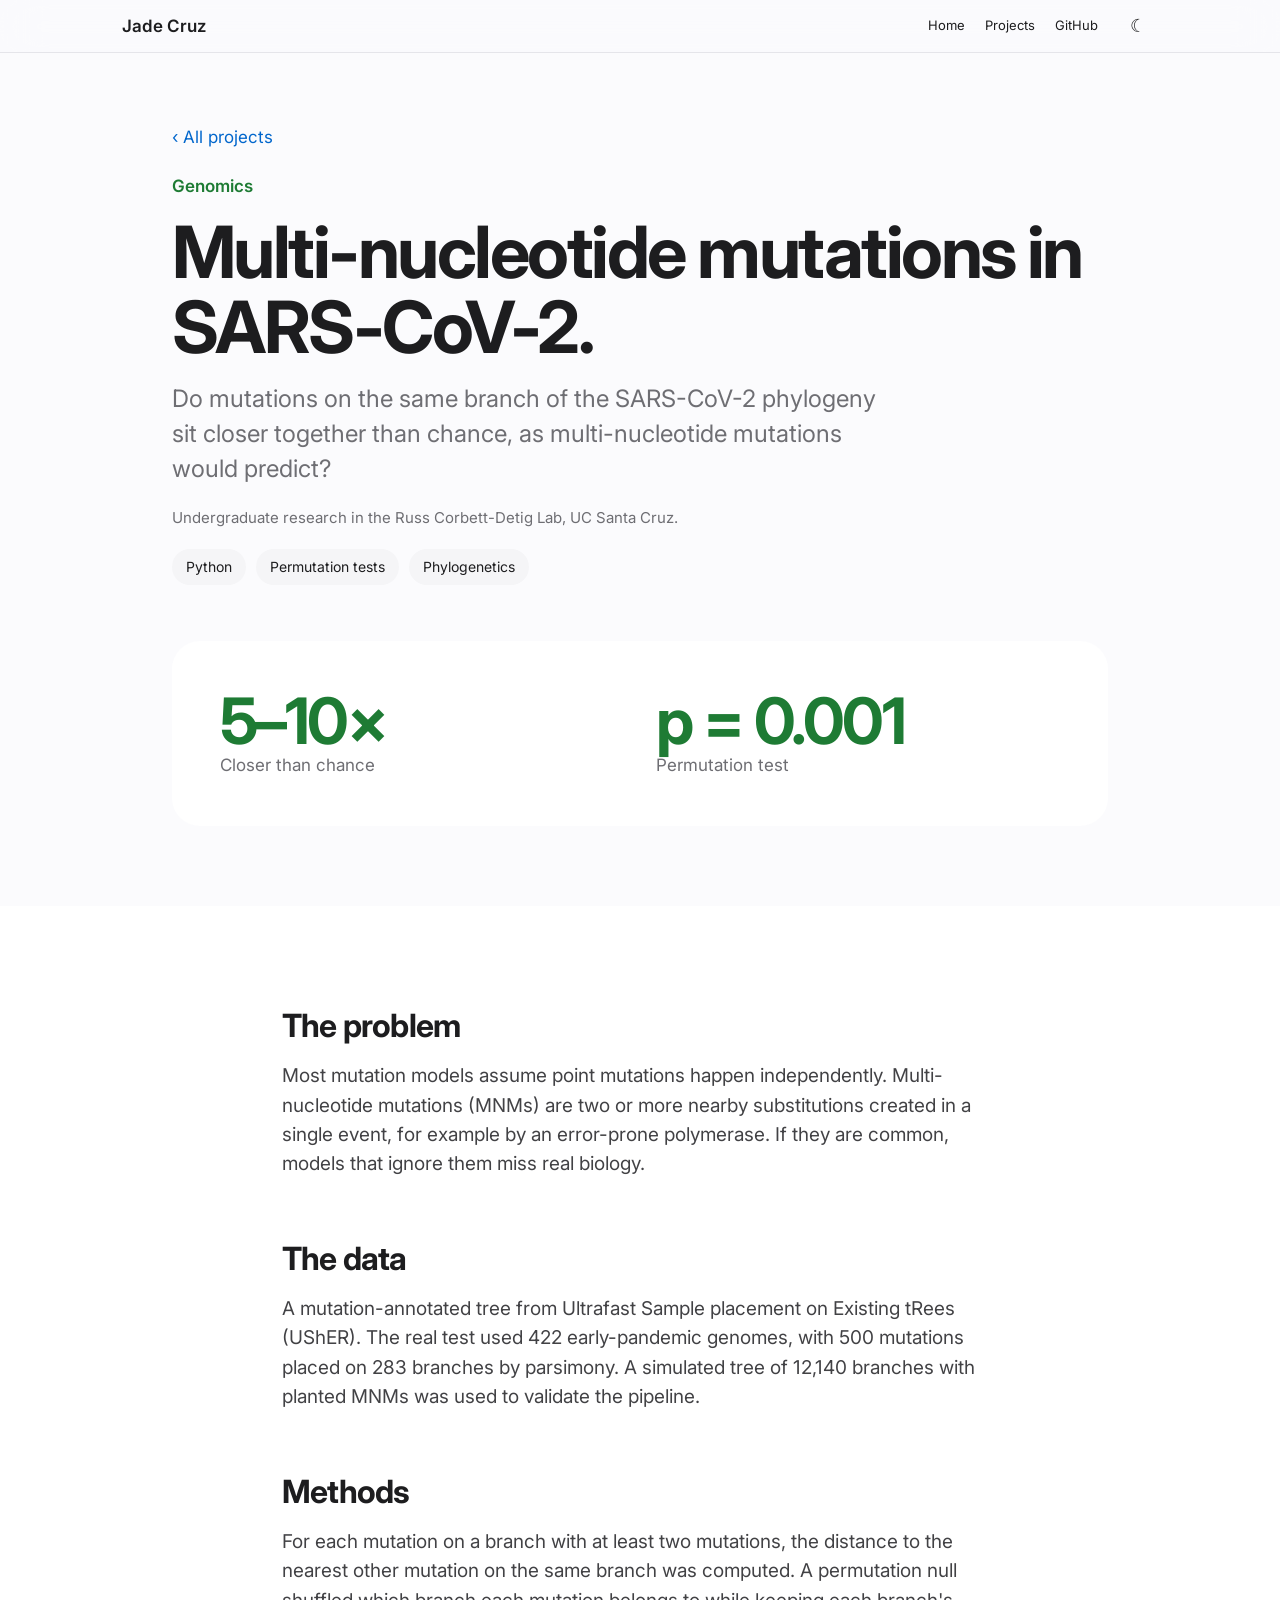
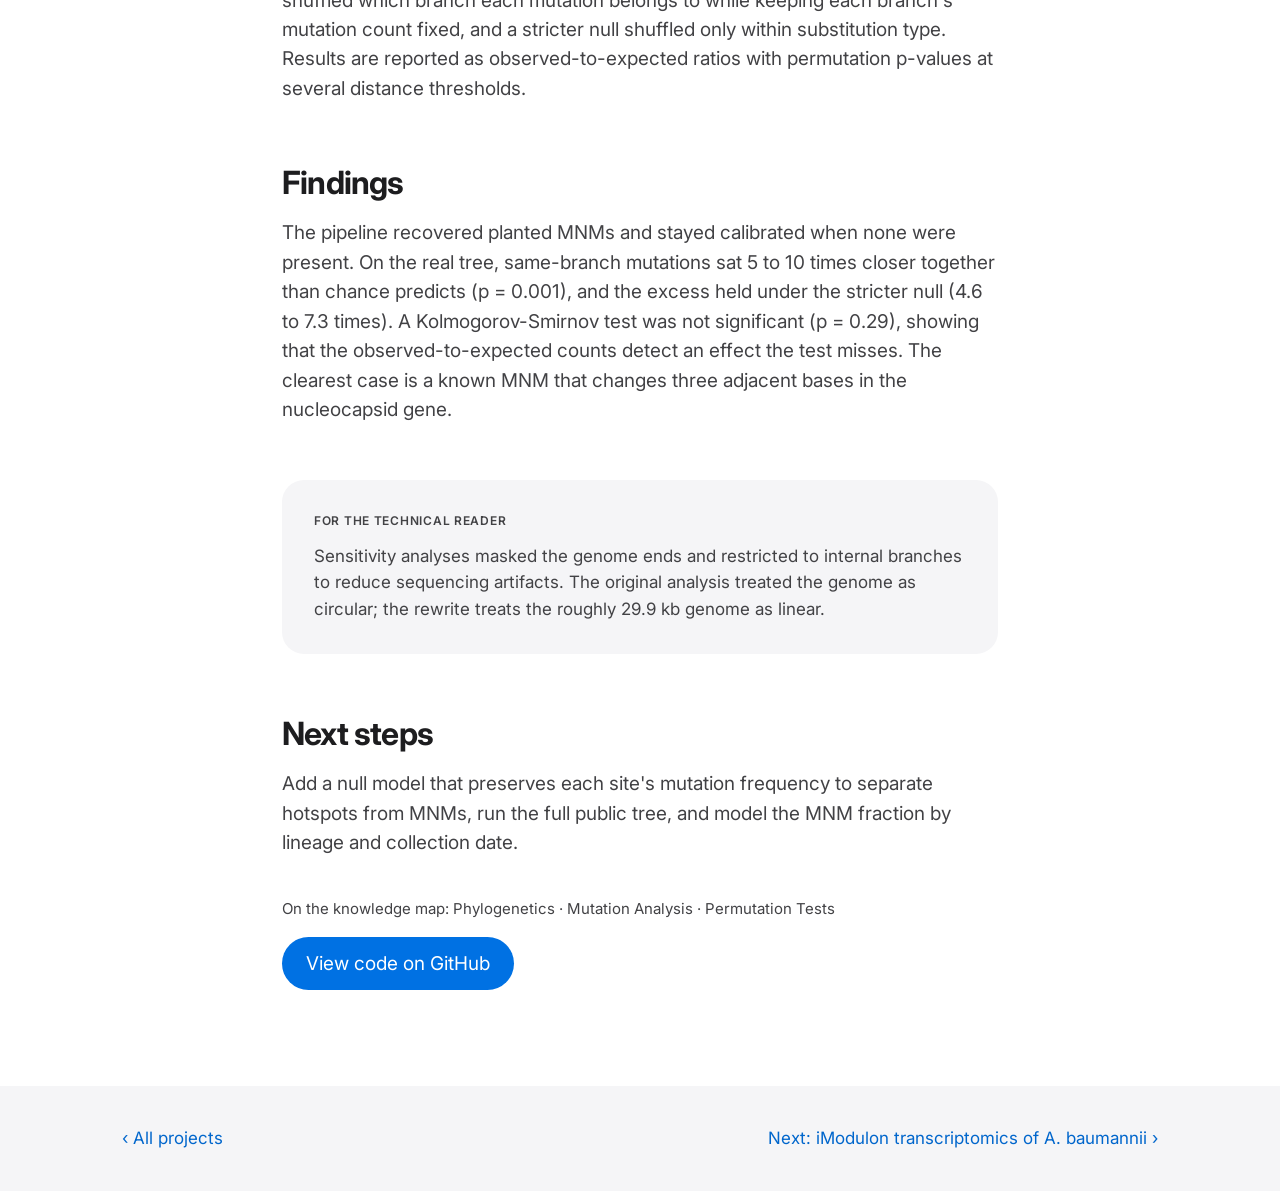
<file: projects/sars-cov-2.html>
<!DOCTYPE html>
<html lang="en">

<!-- ===========================================================
     A PROJECT PAGE. Every project page has the same layout.
     To make a new one: copy this file, rename it, and change the text.
     "../" in links means "go up one folder", because this file
     lives inside the projects/ folder.
     =========================================================== -->

<head>
  <meta charset="utf-8">
  <meta name="viewport" content="width=device-width, initial-scale=1">
  <title>Multi-nucleotide mutations in SARS-CoV-2 · Jade Cruz</title>
  <link rel="stylesheet" href="https://fonts.googleapis.com/css2?family=Inter:wght@400;600;700&display=swap">
  <link rel="stylesheet" href="../css/style.css">
</head>

<body>

  <nav class="nav">
    <div class="container">
      <a class="name" href="../index.html">Jade Cruz</a>
      <div class="links">
        <a href="../index.html">Home</a>
        <a href="../projects.html">Projects</a>
        <a href="https://github.com/jcruz62">GitHub</a>
        <button id="theme-button" aria-label="Switch dark mode">☾</button>
      </div>
    </div>
  </nav>

  <!-- ===== TOP OF THE PROJECT ===== -->
  <header class="container narrow project-top">
    <a href="../projects.html">‹ All projects</a>
    <p class="kind bio" style="font-weight: 600; margin-top: 24px;">Genomics</p>
    <h1>Multi-nucleotide mutations in SARS-CoV-2.</h1>
    <p class="question">Do mutations on the same branch of the SARS-CoV-2 phylogeny sit closer together than chance, as multi-nucleotide mutations would predict?</p>
    <p class="grey" style="font-size: 15px; margin-bottom: 20px;">Undergraduate research in the Russ Corbett-Detig Lab, UC Santa Cruz.</p>
    <div class="row"><span class="pill">Python</span><span class="pill">Permutation tests</span><span class="pill">Phylogenetics</span></div>
  </header>

  <div class="container narrow">
    <!-- Key numbers. Delete this whole <div> if you don't want it. -->
    <div class="big-numbers">
      <div><b style="color:var(--green)">5–10×</b><span class="grey">Closer than chance</span></div>
      <div><b style="color:var(--green)">p = 0.001</b><span class="grey">Permutation test</span></div>
    </div>
</div>

  <!-- ===== THE WRITE-UP ===== -->
  <section class="section white">
    <div class="container writeup">

      <h2>The problem</h2>
      <p>Most mutation models assume point mutations happen independently. Multi-nucleotide mutations (MNMs) are two or more nearby substitutions created in a single event, for example by an error-prone polymerase. If they are common, models that ignore them miss real biology.</p>

      <h2>The data</h2>
      <p>A mutation-annotated tree from Ultrafast Sample placement on Existing tRees (UShER). The real test used 422 early-pandemic genomes, with 500 mutations placed on 283 branches by parsimony. A simulated tree of 12,140 branches with planted MNMs was used to validate the pipeline.</p>

      <h2>Methods</h2>
      <p>For each mutation on a branch with at least two mutations, the distance to the nearest other mutation on the same branch was computed. A permutation null shuffled which branch each mutation belongs to while keeping each branch's mutation count fixed, and a stricter null shuffled only within substitution type. Results are reported as observed-to-expected ratios with permutation p-values at several distance thresholds.</p>

      <h2>Findings</h2>
      <p>The pipeline recovered planted MNMs and stayed calibrated when none were present. On the real tree, same-branch mutations sat 5 to 10 times closer together than chance predicts (p = 0.001), and the excess held under the stricter null (4.6 to 7.3 times). A Kolmogorov-Smirnov test was not significant (p = 0.29), showing that the observed-to-expected counts detect an effect the test misses. The clearest case is a known MNM that changes three adjacent bases in the nucleocapsid gene.</p>

      <div class="tech-box">
        <p class="grey" style="font-size: 12px; font-weight: 600; letter-spacing: 0.06em;">FOR THE TECHNICAL READER</p>
        <p style="font-size: 17px; margin-top: 12px;">Sensitivity analyses masked the genome ends and restricted to internal branches to reduce sequencing artifacts. The original analysis treated the genome as circular; the rewrite treats the roughly 29.9 kb genome as linear.</p>
      </div>

      <h2>Next steps</h2>
      <p>Add a null model that preserves each site's mutation frequency to separate hotspots from MNMs, run the full public tree, and model the MNM fraction by lineage and collection date.</p>

      <p class="grey" style="font-size: 15px; margin-top: 40px;">On the knowledge map: Phylogenetics · Mutation Analysis · Permutation Tests</p>
      <p style="margin-top: 16px;"><a class="button" href="https://github.com/jcruz62/mnm-sarscov2">View code on GitHub</a></p>
    </div>
  </section>

  <div class="bottom-links">
    <div class="container">
      <a href="../projects.html">‹ All projects</a>
      <a href="imodulon.html">Next: iModulon transcriptomics of A. baumannii ›</a>
    </div>
  </div>

  <script src="../js/theme.js"></script>
</body>
</html>
</file>
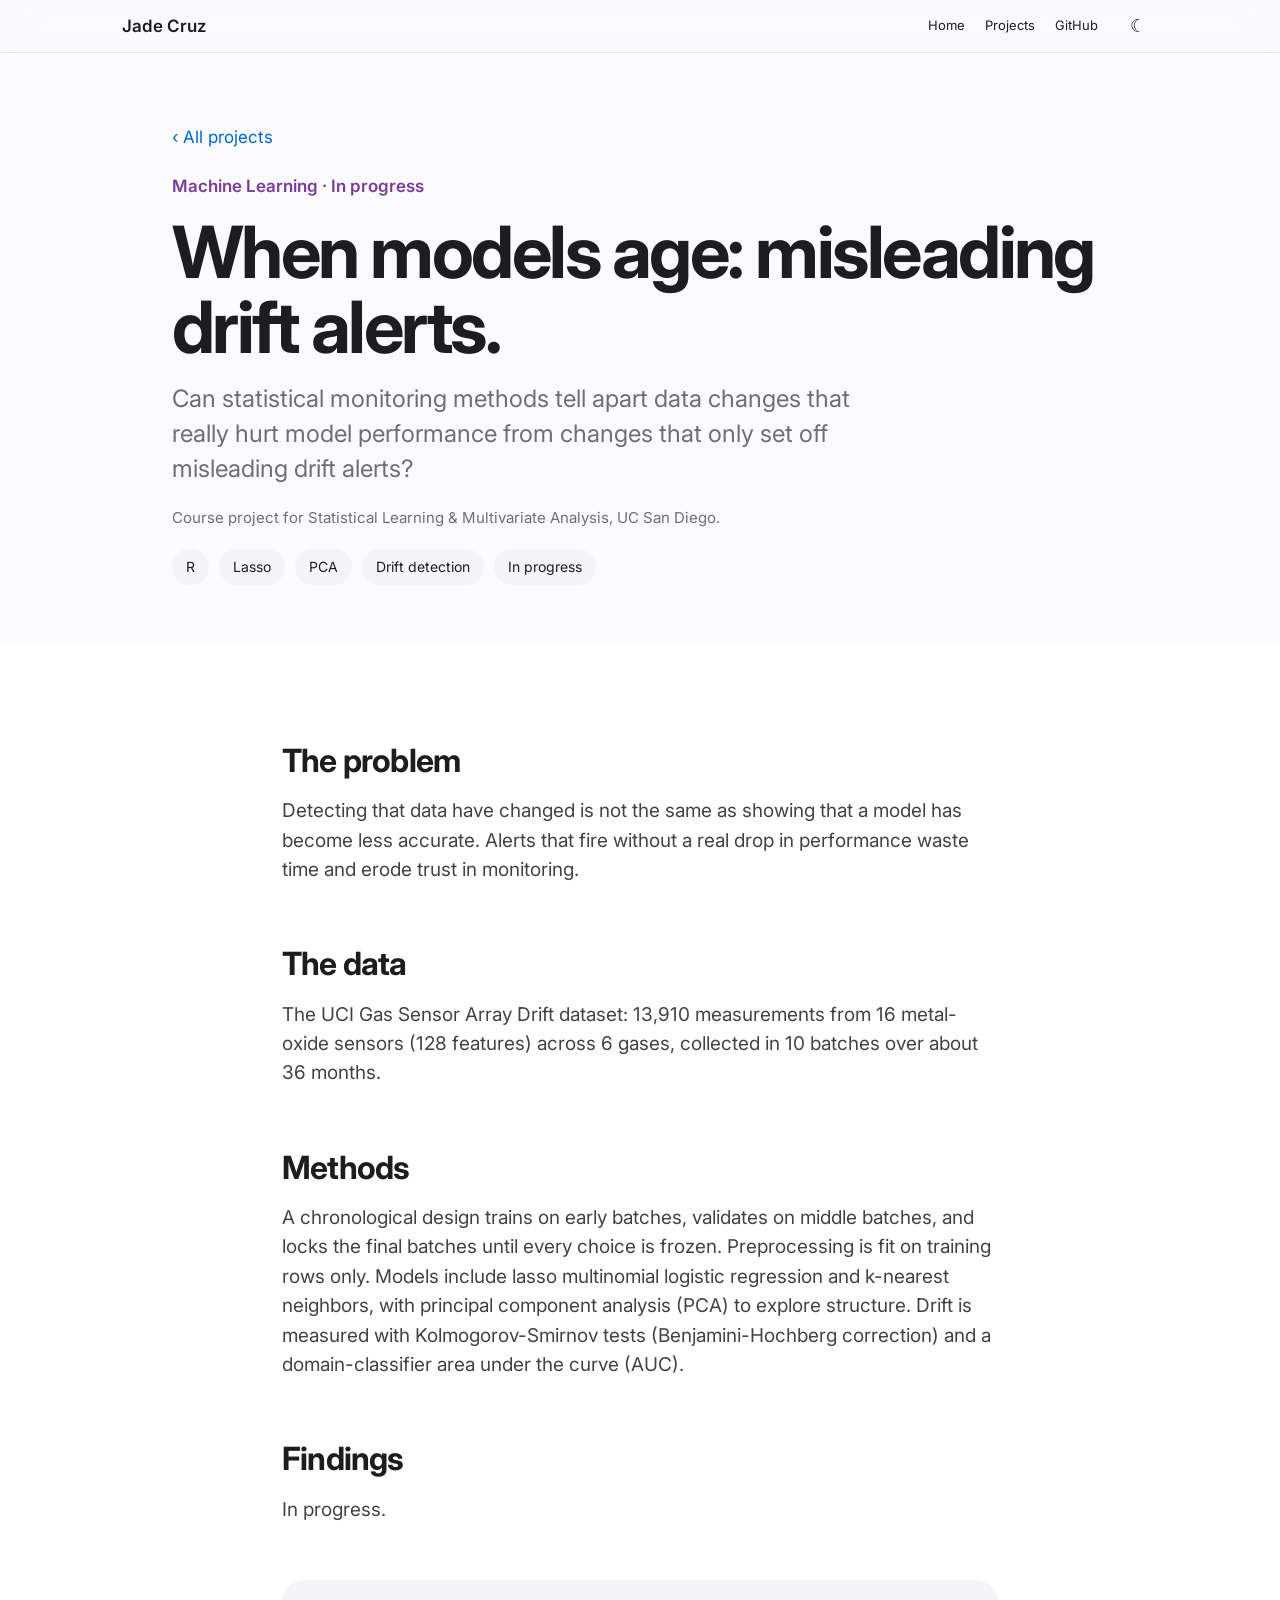
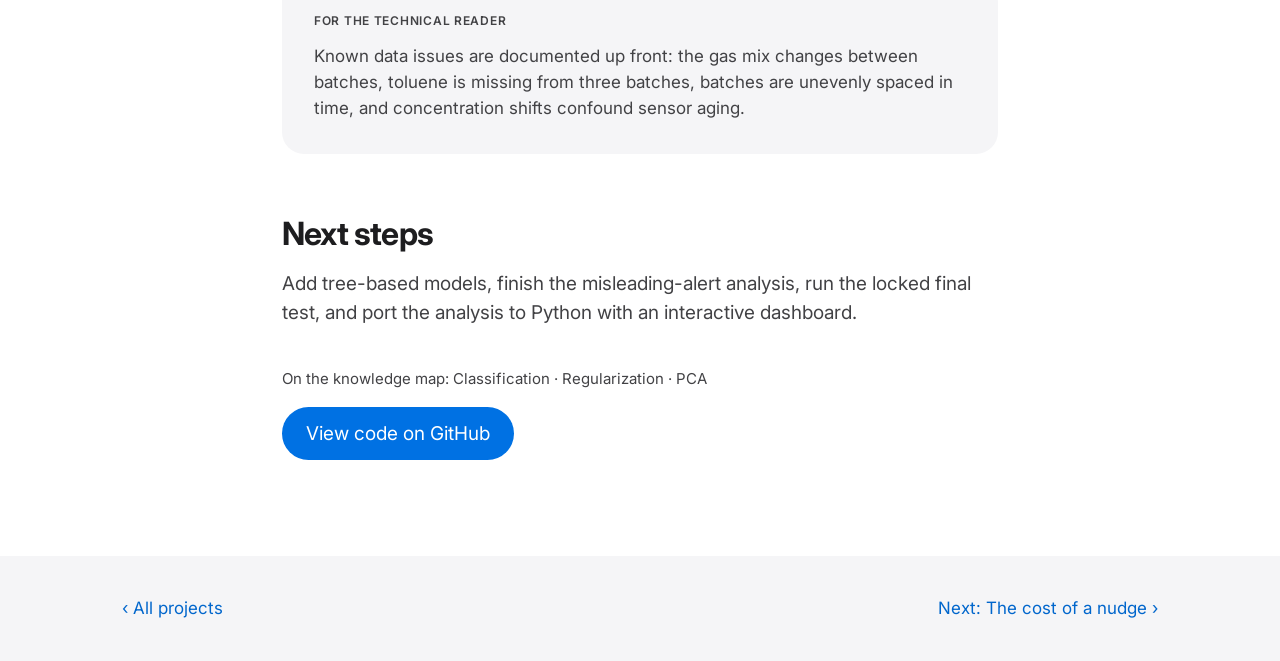
<file: projects/when-models-age.html>
<!DOCTYPE html>
<html lang="en">

<!-- ===========================================================
     A PROJECT PAGE. Every project page has the same layout.
     To make a new one: copy this file, rename it, and change the text.
     "../" in links means "go up one folder", because this file
     lives inside the projects/ folder.
     =========================================================== -->

<head>
  <meta charset="utf-8">
  <meta name="viewport" content="width=device-width, initial-scale=1">
  <title>When models age: misleading drift alerts · Jade Cruz</title>
  <link rel="stylesheet" href="https://fonts.googleapis.com/css2?family=Inter:wght@400;600;700&display=swap">
  <link rel="stylesheet" href="../css/style.css">
</head>

<body>

  <nav class="nav">
    <div class="container">
      <a class="name" href="../index.html">Jade Cruz</a>
      <div class="links">
        <a href="../index.html">Home</a>
        <a href="../projects.html">Projects</a>
        <a href="https://github.com/jcruz62">GitHub</a>
        <button id="theme-button" aria-label="Switch dark mode">☾</button>
      </div>
    </div>
  </nav>

  <!-- ===== TOP OF THE PROJECT ===== -->
  <header class="container narrow project-top">
    <a href="../projects.html">‹ All projects</a>
    <p class="kind ml" style="font-weight: 600; margin-top: 24px;">Machine Learning · In progress</p>
    <h1>When models age: misleading drift alerts.</h1>
    <p class="question">Can statistical monitoring methods tell apart data changes that really hurt model performance from changes that only set off misleading drift alerts?</p>
    <p class="grey" style="font-size: 15px; margin-bottom: 20px;">Course project for Statistical Learning &amp; Multivariate Analysis, UC San Diego.</p>
    <div class="row"><span class="pill">R</span><span class="pill">Lasso</span><span class="pill">PCA</span><span class="pill">Drift detection</span><span class="pill">In progress</span></div>
  </header>

  <div class="container narrow"></div>

  <!-- ===== THE WRITE-UP ===== -->
  <section class="section white">
    <div class="container writeup">

      <h2>The problem</h2>
      <p>Detecting that data have changed is not the same as showing that a model has become less accurate. Alerts that fire without a real drop in performance waste time and erode trust in monitoring.</p>

      <h2>The data</h2>
      <p>The UCI Gas Sensor Array Drift dataset: 13,910 measurements from 16 metal-oxide sensors (128 features) across 6 gases, collected in 10 batches over about 36 months.</p>

      <h2>Methods</h2>
      <p>A chronological design trains on early batches, validates on middle batches, and locks the final batches until every choice is frozen. Preprocessing is fit on training rows only. Models include lasso multinomial logistic regression and k-nearest neighbors, with principal component analysis (PCA) to explore structure. Drift is measured with Kolmogorov-Smirnov tests (Benjamini-Hochberg correction) and a domain-classifier area under the curve (AUC).</p>

      <h2>Findings</h2>
      <p>In progress.</p>

      <div class="tech-box">
        <p class="grey" style="font-size: 12px; font-weight: 600; letter-spacing: 0.06em;">FOR THE TECHNICAL READER</p>
        <p style="font-size: 17px; margin-top: 12px;">Known data issues are documented up front: the gas mix changes between batches, toluene is missing from three batches, batches are unevenly spaced in time, and concentration shifts confound sensor aging.</p>
      </div>

      <h2>Next steps</h2>
      <p>Add tree-based models, finish the misleading-alert analysis, run the locked final test, and port the analysis to Python with an interactive dashboard.</p>

      <p class="grey" style="font-size: 15px; margin-top: 40px;">On the knowledge map: Classification · Regularization · PCA</p>
      <p style="margin-top: 16px;"><a class="button" href="https://github.com/jcruz62/when-models-age">View code on GitHub</a></p>
    </div>
  </section>

  <div class="bottom-links">
    <div class="container">
      <a href="../projects.html">‹ All projects</a>
      <a href="cost-of-a-nudge.html">Next: The cost of a nudge ›</a>
    </div>
  </div>

  <script src="../js/theme.js"></script>
</body>
</html>
</file>
<file: css/style.css>
/* =========================================================
   style.css  —  how everything LOOKS
   Every page links to this one file, so a change here
   changes the whole site.
   ========================================================= */


/* ---------- 1. COLORS ----------
   These are "variables". Instead of typing #0066cc everywhere,
   we write var(--blue). Change a color here and it changes
   everywhere it's used. */
:root {
  --bg: #fbfbfd;          /* page background */
  --surface: #ffffff;     /* cards and white sections */
  --fill: #f5f5f7;        /* light grey boxes */
  --fill-hover: #e8e8ed;
  --text: #1d1d1f;        /* main text */
  --text2: #6e6e73;       /* grey text */
  --text3: #424245;       /* dark grey text */
  --line: #e5e5ea;        /* borders */
  --line2: #c7c7cc;       /* map lines */
  --blue: #0066cc;
  --purple: #7d3c98;
  --green: #1e7b34;
  --orange: #b35900;
  --button: #0071e3;
  --on-accent: #ffffff;   /* text on a colored background */
  --nav: rgba(251, 251, 253, 0.8);
}

/* Dark mode: same variable names, different values.
   theme.js adds data-theme="dark" to the page when you click the moon. */
[data-theme="dark"] {
  --bg: #000000;
  --surface: #161617;
  --fill: #1d1d1f;
  --fill-hover: #2c2c2e;
  --text: #f5f5f7;
  --text2: #a1a1a6;
  --text3: #d2d2d7;
  --line: #38383a;
  --line2: #48484a;
  --blue: #2997ff;
  --purple: #c58af0;
  --green: #4cc26a;
  --orange: #ff9f43;
  --on-accent: #000000;
  --nav: rgba(22, 22, 23, 0.8);
}


/* ---------- 2. BASICS ---------- */
* { box-sizing: border-box; }

html { scroll-behavior: smooth; }

body {
  margin: 0;
  background: var(--bg);
  color: var(--text);
  /* -apple-system = San Francisco on Apple devices. Inter is the backup. */
  font-family: -apple-system, BlinkMacSystemFont, "SF Pro Text", Inter, "Helvetica Neue", Arial, sans-serif;
  font-size: 17px;
  line-height: 1.47;
  -webkit-font-smoothing: antialiased;
}

h1, h2, h3, p { margin: 0; }

a { color: var(--blue); text-decoration: none; }
a:hover { text-decoration: underline; }

/* .container keeps content in the middle with space on the sides */
.container {
  max-width: 1080px;
  margin: 0 auto;
  padding: 0 22px;
}
.container.narrow { max-width: 980px; }

/* A "section" is one big horizontal band of the page */
.section { padding: 96px 0; }
.section.white { background: var(--surface); }

.section-title {
  font-size: clamp(36px, 5vw, 56px);   /* clamp = small on phones, big on laptops */
  font-weight: 700;
  letter-spacing: -0.03em;
  line-height: 1.05;
  text-align: center;
  margin-bottom: 40px;
}

.grey { color: var(--text2); }
.center { text-align: center; }


/* ---------- 3. BUTTONS, PILLS, LINKS ---------- */
.button {
  display: inline-block;
  background: var(--button);
  color: #ffffff;
  padding: 12px 24px;
  border-radius: 980px;     /* huge radius = fully rounded ends */
}
.button:hover { text-decoration: none; filter: brightness(1.1); }

.pill {
  display: inline-block;
  font-size: 14px;
  padding: 8px 14px;
  border-radius: 980px;
  background: var(--fill);
}
.pill.blue { background: #e8f1fb; color: #004f9e; }
[data-theme="dark"] .pill.blue { background: #0a2540; color: #6cb6ff; }

.row {                       /* puts things side by side, wraps on small screens */
  display: flex;
  flex-wrap: wrap;
  gap: 10px;
}
.row.centered { justify-content: center; }

.chip {                      /* the round filter buttons */
  border: none;
  cursor: pointer;
  font: inherit;
  font-size: 14px;
  padding: 10px 18px;
  border-radius: 980px;
  background: var(--fill);
  color: var(--text);
}
.chip:hover { background: var(--fill-hover); }
.chip.active { background: var(--text); color: var(--bg); }

.dot {                       /* the little colored circle */
  display: inline-block;
  width: 8px;
  height: 8px;
  border-radius: 50%;
  margin-right: 6px;
}


/* ---------- 4. TOP NAVIGATION BAR ---------- */
.nav {
  position: sticky;          /* stays at the top when you scroll */
  top: 0;
  z-index: 10;
  background: var(--nav);
  backdrop-filter: blur(20px);   /* the frosted glass effect */
  -webkit-backdrop-filter: blur(20px);
  border-bottom: 1px solid var(--line);
}
.nav .container {
  display: flex;
  justify-content: space-between;
  align-items: center;
  flex-wrap: wrap;
  min-height: 52px;
  gap: 8px;
}
.nav .name { font-weight: 600; color: var(--text); }
.nav .links {
  display: flex;
  align-items: center;
  flex-wrap: wrap;
  gap: 20px;
  font-size: 13px;
}
.nav .links a { color: var(--text); }

#theme-button {
  border: none;
  background: none;
  cursor: pointer;
  font-size: 18px;
  width: 40px;
  height: 40px;
  border-radius: 50%;
  color: var(--text);
}
#theme-button:hover { background: var(--fill); }


/* ---------- 5. HERO (the top of the homepage) ---------- */
.hero {
  text-align: center;
  padding: 120px 22px 96px;
}
.hero h1 {
  font-size: clamp(56px, 10vw, 104px);
  font-weight: 700;
  letter-spacing: -0.04em;
  line-height: 1.02;
}
.hero .education { font-size: 20px; color: var(--text2); margin-top: 20px; }
.hero .topics { font-size: 19px; font-weight: 600; color: var(--blue); margin-top: 36px; }
.hero .intro {
  max-width: 640px;
  margin: 16px auto 32px;
  font-size: clamp(19px, 2.2vw, 24px);
  color: var(--text2);
}


/* ---------- 6. ABOUT ---------- */
.about {
  display: grid;
  grid-template-columns: 1fr 2fr;   /* left column 1 part, right column 2 parts */
  gap: 40px;
  padding-bottom: 112px;
}
.about h2 { font-size: 44px; letter-spacing: -0.03em; }
.about .big { font-size: 21px; margin-bottom: 16px; }
.about .row { margin-top: 20px; }


/* ---------- 7. KNOWLEDGE MAP ---------- */
.map-area {
  display: flex;
  flex-wrap: wrap;
  gap: 24px;
  align-items: flex-start;
  max-width: 1240px;
  margin: 32px auto 0;
  padding: 0 22px;
}
.map-box {
  flex: 3 1 560px;
  min-width: 0;
  background: var(--fill);
  border-radius: 28px;
  overflow-x: auto;          /* on phones, swipe sideways to see the whole map */
}
#map-board {                 /* map.js draws the topics in here */
  position: relative;
  width: 860px;
  height: 680px;
  margin: 0 auto;
}
#map-board svg { position: absolute; top: 0; left: 0; }

.topic {                     /* one topic bubble */
  position: absolute;
  transform: translate(-50%, -50%);   /* centers the bubble on its x/y spot */
  border: 1px solid var(--line);
  background: var(--surface);
  color: var(--text);
  font: inherit;
  font-size: 14px;
  font-weight: 600;
  white-space: nowrap;
  padding: 10px 16px;
  border-radius: 980px;
  cursor: pointer;
  box-shadow: 0 2px 8px rgba(0, 0, 0, 0.06);
  transition: transform 0.2s;
}
.topic:hover { transform: translate(-50%, -50%) scale(1.06); }
.topic.hub { font-size: 18px; padding: 14px 24px; }
.topic.selected { color: var(--on-accent); box-shadow: 0 10px 30px rgba(0, 0, 0, 0.18); }
.topic.faded { opacity: 0.3; }

.info-panel {                /* the white box on the right of the map */
  flex: 1 1 320px;
  background: var(--surface);
  border: 1px solid var(--line);
  border-radius: 28px;
  padding: 32px;
}
.info-panel .category { font-size: 12px; font-weight: 600; letter-spacing: 0.06em; text-transform: uppercase; }
.info-panel h3 { font-size: 32px; letter-spacing: -0.025em; margin: 8px 0 16px; }
.info-panel .label { font-size: 13px; font-weight: 600; color: var(--text2); margin: 20px 0 10px; }
.used-box { background: var(--fill); border-radius: 14px; padding: 14px 16px; margin-bottom: 8px; }
.used-box span { display: block; font-size: 14px; color: var(--text2); }


/* ---------- 8. PROJECT CARDS ---------- */
.card-grid {
  display: grid;
  /* "make as many columns as fit, each at least 320px wide" */
  grid-template-columns: repeat(auto-fit, minmax(320px, 1fr));
  gap: 20px;
}
.card {
  background: var(--surface);
  border-radius: 28px;
  padding: 36px;
  display: flex;
  flex-direction: column;
  gap: 12px;
  transition: transform 0.25s, box-shadow 0.25s;
}
.card:hover { transform: translateY(-4px); box-shadow: 0 16px 40px rgba(0, 0, 0, 0.08); }
.card .kind { font-size: 13px; font-weight: 600; }
.card h3 { font-size: 24px; letter-spacing: -0.02em; line-height: 1.18; }
.card p { color: var(--text2); }
.card .more { margin-top: auto; }
.tag { font-size: 12px; padding: 5px 10px; border-radius: 980px; background: var(--fill); color: var(--text3); }

/* the colors for each kind of project */
.kind.stats, .kind.trials { color: var(--blue); }
.kind.ml { color: var(--purple); }
.kind.bio { color: var(--green); }


/* ---------- 9. EXPERIENCE + EDUCATION ---------- */
.job {
  display: grid;
  grid-template-columns: 200px 1fr;
  gap: 8px 40px;
  padding: 28px 0;
  border-top: 1px solid var(--line);
}
.job .when { font-size: 15px; color: var(--text2); }
.job h3 { font-size: 21px; font-weight: 600; margin-bottom: 6px; }
.job p { color: var(--text2); }

.school {
  background: var(--fill);
  border-radius: 28px;
  padding: 36px;
  margin-bottom: 20px;
}
.school .top-line { display: flex; justify-content: space-between; flex-wrap: wrap; gap: 8px; margin-bottom: 20px; }
.school h3 { font-size: 26px; letter-spacing: -0.02em; }
.course {
  font-size: 14px;
  padding: 10px 16px;
  border-radius: 980px;
  background: var(--surface);
  border: 1px solid var(--line);
  color: var(--text);
}
.course:hover { background: var(--fill-hover); text-decoration: none; }
.course.todo { border-style: dashed; color: var(--text2); background: transparent; }


/* ---------- 10. CONTACT FOOTER ---------- */
.footer {
  background: var(--fill);
  padding: 80px 22px 48px;
  text-align: center;
}
.footer h2 { font-size: clamp(32px, 4vw, 48px); letter-spacing: -0.03em; margin-bottom: 16px; }
.footer .row { margin: 24px 0 32px; gap: 20px; align-items: center; }
.footer small { color: var(--text2); }


/* ---------- 11. PROJECT PAGES ---------- */
.project-top { padding: 72px 22px 56px; }
.project-top h1 { font-size: clamp(44px, 7vw, 72px); letter-spacing: -0.035em; line-height: 1.04; margin: 16px 0; }
.project-top .question { font-size: clamp(19px, 2.2vw, 24px); color: var(--text2); max-width: 720px; margin-bottom: 20px; }

.big-numbers {
  display: grid;
  grid-template-columns: repeat(auto-fit, minmax(220px, 1fr));
  gap: 32px;
  background: var(--surface);
  border-radius: 28px;
  padding: 48px;
  margin-bottom: 80px;
}
.big-numbers b { display: block; font-size: 64px; letter-spacing: -0.04em; line-height: 1; }

.writeup { max-width: 760px; }
.writeup h2 { font-size: 32px; letter-spacing: -0.025em; margin: 56px 0 12px; }
.writeup h2:first-child { margin-top: 0; }
.writeup p { font-size: 19px; line-height: 1.55; color: var(--text3); }
.tech-box { background: var(--fill); border-radius: 22px; padding: 32px; margin-top: 56px; }

.bottom-links {
  background: var(--fill);
  padding: 40px 22px;
}
.bottom-links .container { display: flex; justify-content: space-between; flex-wrap: wrap; gap: 16px; }


/* ---------- 12. PHONES ----------
   Rules inside here only apply when the screen is narrower than 700px. */
@media (max-width: 700px) {
  .about { grid-template-columns: 1fr; }
  .job { grid-template-columns: 1fr; }
  .nav .links { gap: 14px; }
  .card { padding: 28px; }
}
</file>
<file: css/map.css>
/* =========================================================
   map.css  —  how the knowledge map LOOKS
   (colors like var(--blue) come from style.css)
   ========================================================= */

/* ---------- the two degree tabs ---------- */
.map-tabs {
  display: flex;
  flex-wrap: wrap;
  justify-content: center;
  gap: 4px;
  padding: 4px;
  margin: 32px auto 0;
  width: max-content;
  max-width: 100%;
  background: var(--fill);
  border-radius: 980px;
}
.map-tab {
  border: none;
  cursor: pointer;
  font: inherit;
  font-size: 15px;
  font-weight: 600;
  padding: 10px 22px;
  border-radius: 980px;
  background: transparent;
  color: var(--text2);
}
.map-tab small { font-size: 12px; font-weight: 500; margin-left: 6px; }
.map-tab:hover { color: var(--text); }
.map-tab[aria-selected="true"] {           /* the tab that's open */
  background: var(--surface);
  color: var(--text);
  box-shadow: 0 2px 8px rgba(0, 0, 0, 0.08);
}

/* ---------- legend under the buttons ---------- */
.map-legend {
  display: flex;
  flex-wrap: wrap;
  justify-content: center;
  gap: 18px;
  font-size: 13px;
  color: var(--text2);
  margin: 16px 0 20px;
}
.swatch {
  display: inline-block;
  width: 22px;
  height: 12px;
  border-radius: 6px;
  border: 1px solid var(--line2);
  vertical-align: middle;
  margin-right: 6px;
}
.swatch.dashed { border-style: dashed; }
.swatch.dotted { border-style: dotted; }

/* ---------- the map box ---------- */
#map-box {
  flex: 3 1 560px;
  min-width: 0;
  height: 660px;
  position: relative;
  overflow: hidden;              /* hides bubbles that are outside the box */
  background: var(--fill);
  border-radius: 28px;
  cursor: grab;
  touch-action: none;            /* lets us handle dragging and pinching ourselves */
  user-select: none;
}
#map-box.dragging { cursor: grabbing; }

#map-world {                     /* everything inside moves and zooms together */
  position: absolute;
  left: 0;
  top: 0;
  transform-origin: 0 0;
}
#map-lines {
  position: absolute;
  left: 0;
  top: 0;
  overflow: visible;
  pointer-events: none;
}
#map-lines line { stroke: var(--line2); stroke-width: 1.5; }
#map-lines line.hot { stroke-width: 2.5; }

/* ---------- the bubbles ---------- */
.map-node {
  position: absolute;
  left: 0;
  top: 0;
  height: 44px;
  padding: 0 16px;
  display: inline-flex;
  align-items: center;
  gap: 8px;
  white-space: nowrap;
  border: 1px solid var(--line);
  border-radius: 980px;
  background: var(--surface);
  color: var(--text);
  font: inherit;
  font-size: 14px;
  font-weight: 600;
  cursor: pointer;
  box-shadow: 0 2px 8px rgba(0, 0, 0, 0.06);
  transition: box-shadow 0.2s, opacity 0.2s, background 0.2s;
}
.map-node:hover { box-shadow: 0 8px 24px rgba(0, 0, 0, 0.12); }
.map-node .dot { margin-right: 0; }

.map-node.hub {                  /* the degree in the middle */
  height: 60px;
  padding: 0 24px;
  font-size: 19px;
  font-weight: 700;
  border: none;
  color: var(--on-accent);
  box-shadow: 0 10px 30px rgba(0, 0, 0, 0.18);
}
.map-node.hub small { font-size: 12px; font-weight: 500; opacity: 0.85; }

.map-node.work { border-style: dashed; border-color: var(--line2); }   /* jobs and research */
.map-node.later { border-style: dotted; border-color: var(--line2); color: var(--text2); }   /* upcoming or self-study */

.map-node.topic {                /* the skills */
  height: 36px;
  padding: 0 13px;
  font-size: 13px;
  font-weight: 500;
}

.map-node .count { font-size: 12px; font-weight: 500; color: var(--text2); }
.map-node .plus  { font-size: 15px; color: var(--text2); width: 12px; text-align: center; }

.map-node.selected {             /* the bubble you clicked */
  background: var(--c);
  border-color: var(--c);
  color: var(--on-accent);
}
.map-node.selected .dot { background: var(--on-accent) !important; }
.map-node.selected .count,
.map-node.selected .plus { color: var(--on-accent); }
.map-node.near { border-color: var(--c); }      /* connected to the selected one */
.map-node.faded { opacity: 0.5; }

/* ---------- zoom buttons (bottom-right of the map) ---------- */
.map-zoom {
  position: absolute;
  right: 14px;
  bottom: 14px;
  display: flex;
  flex-direction: column;
  gap: 6px;
  z-index: 2;
}
.map-zoom button {
  width: 44px;
  height: 44px;
  border-radius: 14px;
  border: 1px solid var(--line);
  background: var(--surface);
  color: var(--text);
  font: inherit;
  font-size: 20px;
  cursor: pointer;
}
.map-zoom button:hover { background: var(--fill-hover); }
.map-zoom .fit { font-size: 12px; font-weight: 600; }

.map-hint {
  position: absolute;
  left: 16px;
  bottom: 14px;
  font-size: 12px;
  color: var(--text2);
  background: var(--surface);
  border: 1px solid var(--line);
  padding: 6px 10px;
  border-radius: 980px;
  pointer-events: none;
}

#map-panel .row { gap: 8px; }
#map-panel .chip { padding: 8px 14px; display: inline-flex; align-items: center; }

/* ---------- layout: map on the left, description on the right ----------
   "grid" makes two columns: the map takes the leftover space (1fr),
   the description panel is a fixed 360px wide. */
.map-area {
  display: grid;
  grid-template-columns: minmax(0, 1fr) 360px;
  gap: 24px;
  align-items: start;
  max-width: 1240px;
  margin: 32px auto 0;
  padding: 0 22px;
}
#map-panel {
  position: sticky;        /* the description stays in view while you scroll */
  top: 76px;               /* just below the top navigation bar */
  min-height: 300px;
}

/* On phones and small windows, stack them: map first, description below. */
@media (max-width: 900px) {
  .map-area { grid-template-columns: 1fr; }
  #map-panel { position: static; min-height: 0; }
  #map-box { height: 520px; }
}
</file>
